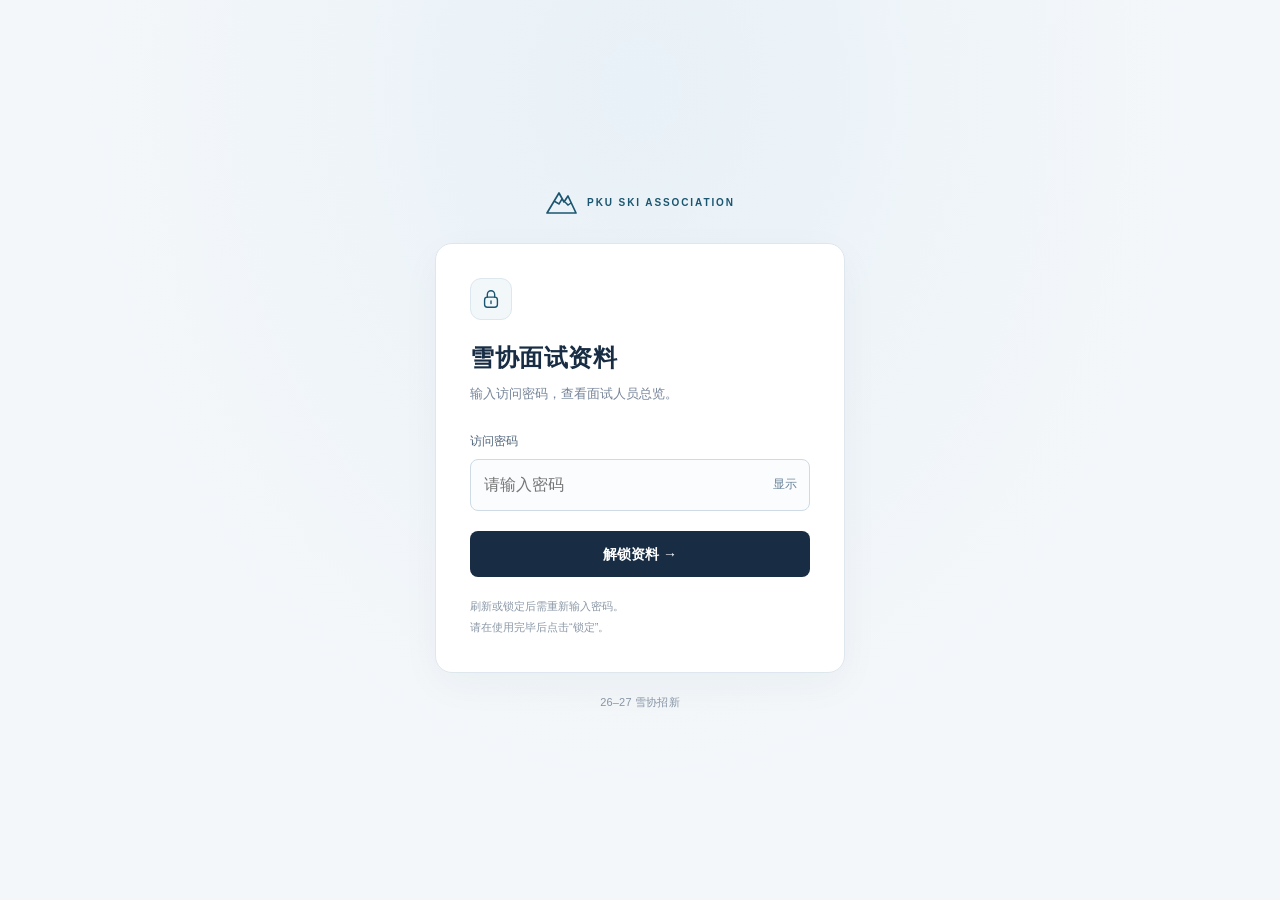
<file: snow/new_people/index.html>
<!doctype html>
<html lang="zh-CN">
<head>
<meta charset="utf-8">
<meta name="viewport" content="width=device-width, initial-scale=1">
<meta name="robots" content="noindex,nofollow">
<meta name="referrer" content="no-referrer">
<meta name="color-scheme" content="light">
<meta http-equiv="Content-Security-Policy" content="default-src 'none'; script-src 'unsafe-inline'; style-src 'unsafe-inline'; frame-src blob:; img-src data:; base-uri 'none'; form-action 'none'">
<title>雪协面试资料 · 访问验证</title>
<style>
:root{color-scheme:light;--ink:#182d44;--muted:#758499;--line:#dfe7ee;--accent:#1b5670}
*{box-sizing:border-box}
body{margin:0;color:var(--ink);background:#f4f7fa;font:14px/1.6 -apple-system,BlinkMacSystemFont,"Segoe UI","PingFang SC","Microsoft YaHei",sans-serif}
[hidden]{display:none!important}
button,input{font:inherit}
button{cursor:pointer}
button:disabled{cursor:wait;opacity:.65}
button:focus-visible,input:focus-visible{outline:3px solid #6a9dbb;outline-offset:3px}
.gate{min-height:100vh;min-height:100dvh;display:flex;align-items:center;justify-content:center;padding:28px 20px;background:radial-gradient(ellipse at 50% 10%,#e8f1f7,transparent 62%)}
.gate-inner{width:100%;max-width:410px}
.brand{display:flex;gap:10px;align-items:center;justify-content:center;color:var(--accent);font-weight:700;font-size:10px;letter-spacing:1.9px;margin-bottom:26px}
.brand svg{width:32px;height:28px;flex:none}
.card{padding:34px;background:#fff;border:1px solid var(--line);border-radius:17px;box-shadow:0 12px 40px #233c550a}
.lock-mark{display:flex;width:42px;height:42px;align-items:center;justify-content:center;border:1px solid #dce7ee;border-radius:11px;background:#f2f7fa;color:var(--accent);margin-bottom:19px}
.lock-mark svg{width:22px;height:22px}
h1{font-size:24px;font-weight:700;letter-spacing:.5px;margin:0 0 7px}
.intro{margin:0 0 27px;font-size:13px;color:var(--muted)}
label{display:block;margin-bottom:8px;color:#51657c;font-size:12px}
.password-field{display:flex;align-items:center;border:1px solid #cedbe5;border-radius:8px;background:#fbfcfe}
.password-field:focus-within{border-color:#6b96b2;background:#fff}
#password{width:100%;min-width:0;border:0;background:transparent;padding:12px 13px;outline:none;font-size:16px;color:var(--ink)}
#togglePassword{background:transparent;border:0;color:#688197;font-size:12px;white-space:nowrap;padding:10px 12px}
.error{color:#a34046;font-size:12px;margin:9px 0 0}
#unlock{display:block;width:100%;padding:12px 18px;border:0;border-radius:8px;background:var(--ink);color:#fff;font-weight:600;margin-top:20px}
#unlock:hover:not(:disabled){background:#234865}
.note{font-size:11px;color:#8b98a7;margin:19px 0 0;line-height:1.9}
.footer{text-align:center;margin-top:21px;color:#8795a6;font-size:11px;letter-spacing:.2px}
.toolbar{position:fixed;inset:0 0 auto;height:43px;display:flex;align-items:center;justify-content:space-between;gap:14px;padding:0 20px;border-bottom:1px solid var(--line);background:#fff;z-index:5}
.toolbar-title{font-size:12px;font-weight:600;color:#46647c}
.toolbar-title span{font-weight:400;color:#8a98a7;margin-left:10px;font-size:11px}
#lock{padding:4px 12px;border:1px solid #d5e1e9;background:#f5f8fb;color:#46647c;border-radius:6px;font-size:12px}
.viewer{position:fixed;inset:43px 0 0}
.viewer iframe{display:block;width:100%;height:100%;border:0;background:#f4f7fa}
.sr-only{position:absolute;width:1px;height:1px;padding:0;margin:-1px;overflow:hidden;clip:rect(0,0,0,0);white-space:nowrap;border:0}
@media(max-width:480px){.card{padding:28px 24px}.gate{padding:24px 18px}.brand{font-size:9px;letter-spacing:1.5px}.toolbar{padding:0 16px}}
</style>
</head>
<body>
<main class="gate" id="gate">
  <div class="gate-inner">
    <div class="brand">
      <svg viewBox="0 0 32 28" fill="none" aria-hidden="true"><path d="M2 24 14 4l5 9 4-6 8 17H2Z" stroke="currentColor" stroke-width="1.7" stroke-linejoin="round"/><path d="m9 12 5 3 3-5M20 13l3 3 3-2" stroke="currentColor" stroke-width="1.5"/></svg>
      PKU SKI ASSOCIATION
    </div>
    <section class="card" aria-labelledby="gateTitle">
      <div class="lock-mark"><svg viewBox="0 0 24 24" fill="none" aria-hidden="true"><rect x="5" y="10" width="14" height="11" rx="3" stroke="currentColor" stroke-width="1.5"/><path d="M8 10V7a4 4 0 0 1 8 0v3M12 14v3" stroke="currentColor" stroke-width="1.5" stroke-linecap="round"/></svg></div>
      <h1 id="gateTitle">雪协面试资料</h1>
      <p class="intro">输入访问密码，查看面试人员总览。</p>
      <form id="accessForm">
        <label for="password">访问密码</label>
        <div class="password-field">
          <input id="password" type="password" required autocomplete="off" spellcheck="false" autocapitalize="none" aria-describedby="error" placeholder="请输入密码">
          <button type="button" id="togglePassword" aria-label="显示密码" aria-pressed="false">显示</button>
        </div>
        <p id="error" class="error" role="alert" hidden></p>
        <button type="submit" id="unlock">解锁资料 →</button>
      </form>
      <p class="note">刷新或锁定后需重新输入密码。<br>请在使用完毕后点击“锁定”。</p>
      <noscript><p class="error">请使用已启用 JavaScript 的浏览器打开此页面。</p></noscript>
    </section>
    <div class="footer">26–27 雪协招新</div>
  </div>
</main>
<header class="toolbar" id="toolbar" hidden>
  <div class="toolbar-title">面试资料<span>已解锁</span></div>
  <button type="button" id="lock">锁定</button>
</header>
<div class="viewer" id="viewer" hidden></div>
<p id="status" class="sr-only" aria-live="polite"></p>
<script id="encryptedPayload" type="application/json">{"version":1,"kdf":"PBKDF2","hash":"SHA-256","iterations":600000,"cipher":"AES-GCM","keyLength":256,"tagLength":128,"salt":"gomAOtmToQBbhRy9vZYo7g==","iv":"U3ViGd8Uo6/gyTuR","ciphertext":"yrCtZh0FvMTClKgaUT89ltzOck4aCcqZ8KocWK7tpLNVkZ5hFbyJP/Mdes+SrtmgUedcqVa6UthGPJmqIhYyPLslGsEYNZa6Ryin1OHx7f9RXf/OnkOizJuiwYQTdCsaouOlpPUzgiZ+Ucba246eriLoMQ6DWhZf92Ain7gaSBwto6MfEOXOV65SpCp1w8o1W1sng7NadHkr0a0E2oS+mSdLVMkW2i0SaYjBeQmxAxpYVIz+YuiBQ9wwUi3FTLace5coq4kp69nKNZz+M7BbiODuNDagndC8GFBug1HuhMh/3MOwRUHF/TomKB1ppqlO+T1UshFCNr0J1DZpDidNLUz+qxuI8BlCWV+tMr0uZGARzsS0mj65s7EzFBXCiSzV1fIqImW0Pm05vyyyH28xfH3SeCGDEio4R3cYaFydGtW7y+/dT8/Uzh5TL2X7jd+zHpddGNRUTS9y/ySGpkoadYqi5DI1mKCONMmn3fGBULkPn+ShXaovc5hsgkekrDoIMff9+FacCKOs24y+S+jQcQRLuNFFemWCuqBIXayOpVMif5zliBt5/5nSwf25XP1zjoLetWBR9i4x4p2mowhsej7rXfQKeKPNStaBvRZha38yRZUwyk7CynlyIh+z1uozveuTlIncFS3ETJlC+BrH7IPqgvcCJmj3mxdctHumDwnmH3/MlRl00RCCPE71WNMIP3v/z7ysgQunpi2Q3uptf3IEH2szqMqU/+3jWehF3cM+fxSlaiM3oytn6cQq9cZLRSGoqQ6tgMGxc/JtQbC7Ds0m4rQP7EwP5zcjhkj5qfst4VApjMKhrZTJHci/sb8Cc9u3xE3mkCC3nfCLZSJObt7+jvtjprk1IFXKPkAga96s7uejSJxOKXlCx7PrJC6GQLoF94WIov4Txic6V/iQC1gjGmJiIaXAbNOqyNQO2hMbisyxJSLFTcDFzcwb1xAx4tRFmZC9aUdkP4WmAR1GqUtYCGnhpNMPCUlwJDVjUwtX1WqlC48hItO/G5/cPqIDrKNzEhdBJF1fD8hM1wTOJqkgW2scx/zJkipQA3FMbDOENMGqgOlVxEEgcBZTr/wqF1kr2amwE6bMHJ8f92Oyg754PQm0tRY0xJP/jJJRQNMtnwHBeUFTvOSwcGf5SpqZoxZliNJwEUcWzrJsb9XTxQ4ZVUwFF11wK/vQc5+sv7iM/o6l2zkM+CWNdQMV1vgv8FnITg2ovYXcOVejtccwquSN24mDeDQ5Xv3h9AUjeZgBZI/05A1HbLReBBQtaL+QxhTZKD48hWTzmUIlD5dceklRWRqVFJCHYdtbf4yzVTXce3MwbF7JFZDF0LRafGOZWOlqVTUxLROwo+jbbmoZid1qRCBR+Bh0RXLCZLiLAq3Y2/6Vv1QTmiW4QG9Z+9PqdCg8fQsWprdi7sYqTYoVShlGgm38uIz5Lsr8AOd4yWPxAEn7Eul0lAQaUx94a702G6IQaIShf4FcHATH4nPLunZ49LWhri0ng8S7DoLpk0mlChR2E1Kz7uTYVebeo3WY/LrsXzSG2lfEEa33dqFhbGHeqBbroZ9kxkZJMBuCktI8D3/rUmHS0vE/dgicTUjdz+i2vlu2y4OyeinRv8TTUCeNSYFfHMEMpLi541Cos34IUItc2Kp5B17UUEhEVLvCEVk0DRXxjdzdLlouyzVvJIVESpix2K/DqyUj2PP4fijUnZ9kTfAn2KYh7SCDABRTgyE6gO9LcCA8/sI+YvlEAzoVHej0P6mu0b6FdS3a6Ujd/Lt/hoCDjHk79KTTPpHGZcz3yW2RXy8yqjxDNIC95v4RXkiXtXcIWGB9u+/AbpBwOxdEba31rui/eim95zlnT5MsifozSdLISJWiXGUrxW32iHfBunAH07Wjv06x/LH6AxLE6SYpEu+1R0xSAc1N1nq+SItc1g/EZ0kMwZfnAe9hbuMkEqRsYIq4nzX0Yf/ACReN7bKXiDciOUCcrXo3uV/O4gi3BL5NipwPcWxI+s/dGicNmjpHKZv/SW3fMZG5p51/qGC8zhTO6wPig4gfrVepaqvqXfrEsFlGwIw20Zt2TEpedP9JJt2IjmGjXvVPGkRi3x/kUJIBNd8prhcZ2XRyJtPTOyqAC+Fi7Hutl+M/k6Qync/VTLeaB39eAVHaCjAO28zKQNSSN5+eNH/25m6AZCqeZQ5yArJdX0qapXP1f5dClWI5m6Ugy6bsUG9SFDNSCeNuXj0kGbvF15GvWBEno+3inTUOd1rsIbjtoSYXnhiOUeUx98qV5rcMa+fL/QEPSchU1KFnV1so05efWepP6n33EGPbFPXvkVV3zdilc/M6+QrR2HwM1uJd7o/TN/jg2JDQFJ/VFIZ+9L2pe2asd8Mda84zR7nYrbtJVjdyr1kOaEz6M2IYnHj7XdCyGfnJMiHKb0fyNLWOrua3uV8i/xi+04b9Knv++tR1l4ovgNgtAiPCtwlVXFF6Xrjh/Vn5g7VZTLt4j2wCtk0setEsBqdLMqaEM35rWHguLhK7IXHoZhwd/kwUACvCdh7Thp2D8/HDq0K2SHx1fIn9brBEzO+cWJcdSIWWZcJRlyCljin7vMrqYbD9R84KrONsD2pKgHCV6MTjNmed/pCyNhmSq7broguRSLQ8d69RPyFQB2z7XbvebmhEY2MEWPPZO+wG9Tfc2A7Jy41CWOEks8kA8lPuAGQpdJlVNRSNO5jW5l7ZsOCyJGR/XASdzuDKG7voUZUN9R4hAPnHMDv857b3RrxZohoxu1w+GCSbRVFBFmRmlE0GdYcfxYF8LNVz5axhkvPRML8WwyOjm8OgqvrbBiIUFdivKYfiYew/Av4uwUwwzAMkPXy8o8LWKeBCKVhS2FKnVUqYIyGm30YRkD8UOYIHgTTBXTFU5D3qrXBUiw3GxK/lzvhDBildnceMEsOVd1mj0SH9vN1/w/qcTfEWH6h1MkD+XaAwfCpxU2wxNI/x3vkuLIRRGfBq8mGVzj0CdolEqM4SxApT2MPHBSdP5gQWxySwbA6LUnKHxIto/zUSlLkkcKCsXxBPdPU/Q0KjCXrxJx1Blcqlre2wqAtQ8xnHWHHBvo70vQLBxCLJIqfbkddW/9Q0PVdsaYqtHFIoAdxbA6RHhxjJsS1kVJe1/tqZGal4j+FE8zt/a6fp/2PIpeeY41OeZZfuspN4p69MjzyZYTQvdPGxF62N7eAuqU1oob8Wqg062XpPQwrTcvmyX9U1JtfaJCK0wtxDzgZvH6rfBrtMHW9X9qrcOfDCpF2fiACE0ByATL1r3L7d6C2zJkT4kMk/uhwt4ZTZ7+JyJiZ3v7z8yLXyhMOQx0TzplaGIHf1XnQ8CaT4URAqZNmo5EKtg5CzEotWtKrRskq/swnr1ogUAQUtcz+CI6ES3Q9lGw+ozDMcLY+Jp9avNF5lwbB8kG1c4fXy9HOH3qvik9RfYMzuDfmFwSjj9qTOgpW6RfRQZpdvHMMOsvCPmrKLE2Ucg82kHYwlR2sIP+hUsOT4FUxDAFX5qphuTfkE6Yxao7vng5IgUzfx8mkWseQWy9MUCr5Eca1jbHY/JrNArGAZEzpqQk5COCd4/jbkWdjmznYLaz13P69Xb8TuYM/W7I7RzQHsIwSci+di38Fy/81Sv0KH8+zV0ieU/JMpt8+8rhCrDRgjP1lAZp9vAWX+obmXAhWWvTosi0mWJhUYCMwNle1mskVrCwKcbvSXKFeppP+GarvUzb6jEs+v0EMuBdNe/G2ZQ7QY3VnS5r4dAzBpnzqCufUM0QEt60esStTsH7d3JB2Q7gH14TRbVi5V/NSNrxQme6gxYvRXn/UMP/2Ok2KIpLbgYoAK/TPHJaGQc3qbGfxJtX9aw6Gl3FeTxY7MhJ7aVcEvwzOKvrwjC5k6uP+HzbV3dI7HpGM2aUNNcZlddmD81xk5IID3/hu8uEK6mKDD2uuQ5vNJuhlTLxRLBaKa5/uimHHgdWQYNLhhP+g3eghtMfPBB+30NWofdxmgijTVEgZGCljU6T10wMZM/Zu26MoX7XO+wYzEmNaNMG8y9j1YMn2OGlZZA6APZ9KhyuW738PNrq8T/D+QFsRYkrTdBImk97v4LH0oPppBJM5Lxpwtj82TB/vtXLDVpzVhqy48NV/hKSEmaRybk6GKdJUggQkzP4PTpIuC2a1vMIXXDr+DGj2OOuaU08rnL2Z8wVZPVS7JwGXJJEnWtnEf36J/wfvfQUvW51sFSo/3W3dnIC2QYWh8ijdYUJ5941KGFyKGnPd9e8CNdfYrteRB+K8e+xR5KeTcz2rLZFJYWLzJ8YSDtVQFulWymmbQUZIqG9SkqvPENuQTyBULWYCJZL55615SicP8GFtPlBpLD6Ly+QV4ec+fO1LjA36cnCVCIe7vdsX0bXgAPKE3WPOLQTRyv/[base64]/86u3HAGPObuEGD6J5rbQcZnjbvhURKRL6+WfHs+5Gr/1/1qSHGn5zYqT7RVDhHaolFLGfkzxyWSLwJkwJLmiAmYQo4wXALR5ZW4h64V3CR/76qgFpFFfgC7LOXjEFNkLBTlz7kIrHDJ3VQJM8nxNc4/VV8lF1RbIVlFIJcXwOyDGyM33EmjGUZ93DrSH5XB0GDl8U0A9L3o8KgfRrhPF7yMBUkP1wxaC+JGp59cpv4d3q2OrghyC9y6lpao0obggF3BgB7sQNnnDoznyad2SRMwyBAD99z2wOfoJJ8gKSPkf/SYb/0bGBVGBI1AZuOUt9/bnEH2NT+h7y+sXdzE6g7tIw6ZAwz9Lp6IUyP1+LRSoOP52c/JFpInhILm1Z2StVcuSJJi0+ae4/ANA1B13isLei5zQ6CmIbEfy+PJGYI60A/AEHBKCwbY9uB/yrtKFpzxuXUgg4VvYV4bfuyAXS5RsEDpylkNn/RBToqS5ZkN4CbIsbe3sRb7ZPIeu7VxwftUsMet4sTU/fD7xavI6Og/+f4wUIi/j8lSCqOFtHkkfNupcshGaJy0KU73qsAN2EovoZh0rH2pXjecg/[base64]/093eFQYbtkIpcO+XfaZGLV770IupcchYW8tNNBvpGe4St69EabQOLpddN0AyOy3pzbxhu4GDy78xwXU1+focsdnhrAlhnc3rmpR1TTFo9FHDB3U4E1tKEEbbock1pdjWm1H1OTHeVEg9u6IHcqLDWeLJ1tcFeMhy8V6QSQth9h0DCvT6M4YJYA9VG/nfHiNGcjvEtfVBPc2+W9+lfa/LfIjjJD0B9qNqxi/sFfeWnTq8hNLzUZz38WXBl32xdD8r3ozRlOvcLxDSn/2sILKOyfJ3t/7wZrFC9KyY7WF1S9a/TNpnYCWpXCxF/+UcIw/PjAfuCb9f3fHT/Fcq+pZzYxYr4yqfnVydnCRG7DKAGJvsDW/lJugq1Vad7BThsciCEfxaX3ybd/TqShm0SR0SakDYVOwiH6P0+2jpSjB4gc44NZvbFsQ6V2jZ+Ncp7WPhiBoyIcpzNbnZlBD3iyh70Njr9MdDUy+l9ODrOnNpPKZKP/VyelvxLK2B1hP1V0an5m4w3FMuHN2kTU43sqYattatdHyrbf9k6JaEgx1cDTxZczhXNT5W6gtoHM7i8vp55vrqzA78HvQc8Vu8KUpkZmZMNfITJJ/IFA+TpHU43ynHqhc27AEchxPvGqPW3avr+FhDHwkyKzRs0WIXAfADfj54ZHu0iD4960qSyGiffkbkwTuKDxpFFp1YOq8a/Wa4mhiSGZGmK6k38qyc4Z5RVLndihSffidqaFSuzTNFmWLGs1f+AEFwIwxq0dUWxghT4X9oycvAlXoMPAWM/HU4OQYh46INj0H9Ql2NiytlbBOmliSXxxXV72O6Hz2o909zC/fi7M2oi4s1Ecgc5NoKkk09BnPi/xOT9wDOwfRGEtR7bkSbfPuVgVoZtEQwcTnFQtqCQkWJ4FnV64gKBaDzGKZ8gKU20v4hyNAdYzjC+qFpu1GAz8AOF7QbPZdfkymlEuk+YCrbs/2Pnv3uO2FN08cAjRX3NIQec0Oop8nW06pAsGCK3W/VLhW/jAnEZHfL1i6B4ymffKYZCiNjnK5LxhO1/wdTvlJo6YWJVyV8XXbNgJhnGIz7zPoTQOeUPs0FrolyUm3U04tMWXpb7Db6hFdnoh5sgasqAdKf/7AzrhStq86LyMMRUow1U1F+G+ByeRsoPaB/[base64]/5GFL4R2xSFKiafgCL7UaUtIihsRo44QVi/lNw8SSuAYDpB7hGTo/Esc2KQkKXXzL7D5AG7vW4vdcpkQetpXGcTmsWY7wDwgB83mqg4rkA9/tU+Yxj4pGV0tsu8GJigP94kPahwmuGC38GR9acuQ6rh8CSI2PLSsM7U4k7OsXCPeDVWJ2Cj7ty6yWAxGB0F4ttqOZqAq8W5dgZtmtcoZ+j7MYWrG/VW//tgSxYuk7GI1LMkp1jPou5HEWNmVzmsHBk81Zo5T9TWrVBHct1tSoCf4cQ1RCKC/sZaRmasuoY+gIruCFdFTPKESoFzXjgpWfs6/NSW2Q/iMNlWOllCWYaDLP6qxngpQohbz3Fd0S+3EoPFyWFrFn6FIvew60nG87FtFs/hYBmOKfqbvXlG/fKbPsLw4hqcY2U2RL90/7yWM5JJwMlPrMWtfVy40TVPSZrEi3ogwt7ZNLcFbXDPAYpLMv0B+cYMG5G0aulj7xO1Q6iSEuUDYIP0n5GJrYguJMkGCZxA4FWil7oiYHN7GXQCMksGFCe/gGugWLOpAIDsn4MfgIpNI57lOoxCdF9N5rfiAvheURd/9iaMvClINqG/hofLrwmhSPiJB2gyamiJ772dssSqMQkH8dtjPor1WUYl1qo6JoiplLZm4OOBlKsesS7//3dSE/HpztV0dnOYqxbInoWFe8yzmURa8Apikkal9AT8jdtvUXpHdKLpN6k5h8+irzvVJyWeI31POTf2EYeQgg3Fjps8zrOkVaZkRe4wVzuzL0pAiSiDcs+VKFYVwrAmf5Lb6UqWygdfcNJ3ILv6+X/uacXE1hwK7MoZhWkUFKWMuBS89El4B1zmEXJBkc7nDDh63rEorifFsQ++HBGRUKIHUFKJuicRA9gyxfxj6ed9D29z1XAP91upADWxgYD2vR5m6R4PsI/DxidF8Cutc6OusYjbO04lvWvtSbEesMDtvWn6JfyUydyQqF28qDK3xnmTrhb0T7erYnzOjxFhcZErGjVqQFzN9N9WXAJ9Wa3Pgy+/F/OO2eGTDQbirYxGJaoYm3LBnyqTEjp80pWAyEvKhHqkSn2QzfyI3/ZOioKtw+FEa/Ju0ScDiAoDQndpwXwDFB0BYN27HRrWdTHduabqD1rdb69yuE5rZJDEpoIUm8MrpVr0L3BBRbN8QqO1rceeBSzje8Iqv1/[base64]/kRgpepPhSkiS7OhpBi5MxPXLoAtTuM0DP/A8+pU9c14X+eQt8NJz5kEbDA+E7MBbb8zFBVkKHbDd5g+2W5/zcxTDlyda5Y2tTtEpyUO+xYUXSmYLzEmRi0tll3Fvoh9aV8oG2MlYYvUotx3non7ZkaOBCZpw85+8albE5eiPtVmuDurQhZ0Uru4gTKCh/qjEg9e9BOhheZjP4H80tVgJXA78h7S8MeKIXI4UK265qMdCWV9qfwUJcVJCAB+zyTLVGFejPUXOOXiTlfJxxzB81qCGzhsqc+AiSj4pLU0q8upkmQC3dIuYab/NESMDtBu2DVYP25MXZTQl/OZzk5dG1I8X/CE3gOe2LoSe33FkFxf+xxysGWgA924KQK4n7lGzWRhdos/WCCjqFLSbOlBRbc3mWeLGk08cZJdCC+38WrR0y5KaOEloTCLudEhpq+vpmVfnTgRxxSwYxrQyB1A/XwlGZvvUR+NywdSDW8Z76JXbA3HIvZw+XnXXaS3I/4iv4kJGdfjnuThKQI5pro0ceMQCY4N+Vj6TYLzamHdggrBuQFJbr8mfp65zEPNB6y5tE/vjbUNt0J7yt21EyPJRwAIgZcajigkLyQmdwTuq6KWkS2AHpJs68JBQl9JQDEZkRs4F3U+hR6XZojoLCCmmPPM3o2xbGdw5D9syJ1+QHzLEH6r9wrmRsPd6Ck0xEQw0X5EmsAqIn6mRQw9ZaC0sWa6XxGeqR6e0UARQK/93e38atPufRa/cakTf4LT+mcKAIQv8olpG/YnGGQ3rc2aceGPbhlOHjF5B4pFPj1jJAz5oDdBRuIdaWKpwmiTUsQKzxdwsC74NMSQxkshuNac/lIHV2p+JGg8jQkhIpxHsIWWr7p2zw8TK1eDsyxWhmA1l+ndDst1dXf61iS7pqtX/f/90DZ9/xnwu+fyX6lwnrg994U/JMrTW2RP9JvzkKF/uofRAqANh0FYAk4I/RnwRShTmoXq+KeJrTJZGaZHcCm63IgXT2XJu48kutkd1e7RmblmSPphnZkI7U3mWg2hu3+T3OYl71YiiitK7h5e41teKD2IUkyfeyxuz52J2fFQjdta3+tFBDfFz+LKbcYO5Twtj++6M0Q6Htk0u47dOM0xfOMFaGIUDVXxu+43zbwfCuqE5+OA/HWd3HBM9nS65OCJfZot6MPrQ6vRalbyjSMEqTgW7dvsKiWlwEwqBnpV8pZBi5BND+n4RUGOuOtHZ8IHqBhUmC7blKrqtq2teSrSRSLlmvoQyzoS483vCb4XV923R+KC8hG/zkm+YG0q7YtG04IMKbbQP/CNXTWvYB9Vzubmp3nVrCx3DguNjM7MxBu9BqP8YR3msjktJNaOrbFlWX8TKoFPc8FDwrYXi88J0GY9HJlY5GlLvdfbZIQhT4va9BcchzwxEyrCFrt8E+j1wzCnKYzgn8iNgPQE8G2lYuVasqCKqLi/VnJUPCa4t96pvecek5NoAwRY/pwrOUp5/UPXTju3zHvyz1vOym9uF9J6BZxjICggFhzMImf9bpzodMK4ZJrAj+RK3ImAEqPokXmH80uesedGvq1OZLJVnyUl9tdJawtd9sJtmDYDOwxdjF8Kh91vLsoxSceKxGUIzJkFgr4HNfaED1vhJRtFfB1zW60lbUTxL1xJjvmgvAihC8YveFOTORYin4g0A0sl0iZ3l7/m9uTH5qFPw/IJsT7whtkE5nXPmlSYtJTplBicHPyX3XMSarRWz7WrWCPP+CVGO9ow0OKC9UQN6rJMKuOgTOa8pUG0SYMpSrIH8ILJz0lVMw0Uum6qz4Gr13cRFrDGsJq23vZKnlbTi/t0tOJL22Dc4LeqtsP+NUM60moRss4IMlkD8syuZDZ0YeOWx/xSt/5sZ5+YiP0Qh0VcJmmIchLLY2ywBebsQGjQ0jNwksDa3ICULHMee6dkm6p2RVc/E33nuK6g3DVNBnD9hev/fTzat+U+NtM1A07iGYfWnqylIXKpMuzURBpHU3WPe0jT1UBh3riK2DN0Wn8s2YBqX3WYiH3Luxn8IP7RLxNDU23iQV90meHsI5W/CF4nuUFUpFV8ImtPDasCw6qbSwYhm9QxrCqcgXSTN/ESWHzwhh0dOc1xZsjyaTK43MIPaz2VYR6hVloI6bcdi84mbNug0q5rEnqMr1/WJveDbPLd65+rpInCXvAH9D/LmL/5ql04msrOsx4r9GdlcbARC6+aCOD68AJ9zF44cnozjeXu2e+qdkbN8ZTT8e8a5QJ4bb/ivWeD0fJ/KqYHKBV3Yr4m8+Ydj9dIQJjaE9qJFsHiSodDnTlQqx4soalISAjncflsH5yI9IVAvM52WuZzBxJw1jR0eHzcrZtSSeS8J1b7pazSzWgQ8+vqFR6v2/QpOy4CzPuaseKYHOWl5M77Y58wxTZ2efGIHkQwIT213s3Mg7YIObiISJZKPCn5ERT3LrgexFt8MnWDcX5c4obimcSWsKn/1Ati/dFb2dt8b6Udvzx6ZzS2aScsP6h1JplfapiGh+yFYhq7rLMPakCBfLTcoW0kQRXRzWF5y4H8vMm7T16NZuJWIOpGho7ki5F9TC8o1xvru3Co4+zjQVlC0AhaLKLPUyumCqQC92UYmrBsUsXFc/Wkar56ghFHeNvij6Mign4h7MrmiKuPTECyOv0786tRExdQeaECAFE/yfj4Z3ojNJVnrqMJNSC46ztDXX5kDDzEEI/jwa/XEd4xT4nmkb2I93/gNg/g+KDhuWToGjfZ0O0xInlPfs29xSPfoBI5wlmvk4KieInDdNB3mX0yjuJ723gFKeQ/MGY4KIOUIXOFLcSFUdlvvgW9/KWXLdbyT275aSrVWyIW5cfJQgSfZ/NkYVaU7EuMvmL0eP7eZoXyx86i8Sd3FZi4sg9ave50dceQjYeAX1a0Y74TcC2WzgBU0Y29XXWdKNuLJ0YH5oCyvxr4kDp+N9HCKcT5vZZQY0v+GNFzBGpFnH1YlKmflo+/n1m4Rc0/izkUtrvYtFVZeEHEJBjB5yhDtpHTElAXY9gpG8fJg66EA7vKHMhEBGjG2yFecjTQnyBpma6h/zzrvpF36DVmKDUtUK6Ich3ODdWWy6oVB/[base64]/mXcO0Yh1SGEhJ+hE+8UOsq+DeT4FZPpIty97jmrbrevRzL+a279yOAJK8EJa5LremXu8iqJ9zjLkO2hYku0Un/nxM8qa2cuhb3n2WkjzG8IjMmLo1DGbWQGMWKSuPpxsoj3BTmqWu9ZMqtqChkskJ8yh68Ew6gallbMSqiO7sw8bMlvMf0itUWMrGB88cWLzC49nVB7gbmnGFXIe9g6R/0LxAbV6rreJMaxK7zXdLzzPgfJJdQUpn2V34JTVyjauakjz0oV4QyMblgqWrQzQQg2Kjno+/gMNnpOC2Bo0ETO1xhOGUIOPM8biEhuApGR2+04Pibbo1SVBOjk2ruWa+58xAIWBUgW5nZadPCUh1nfqU6/FZS/FXLMb8aqCI0E4DapyF9pVipPN84HW1x7jXg1pWv0wiIzM/TaJoG07BXdsKisUhDlhk0PS0+pg2D7OsnjYwxcAzjb2D6honPLFAaGpicw0fa3erZLT6ZeDCVIxOur8FzGv4hn3ooDIuC08dQfjsZJiIFS/8r9Uo1mpEWQhjAlVlgavO5mW8NPMrI7e0nBQ45l5jngVKpDkhKXzuFdg/gOV0mV7/7R3YznDKfc1Y8OiVpXpF4T1VJ3lNWRaC1qtM8CswaIE0M8OPEEjIqApHXyyVKcc7JUt3ScN46GIGWq5/NfG3QjXD4FNmaIgimwNbIsOGVLTn1e75KP2FOmf1N23/kblMW8RRnG/KkG5XLpp8HCfGU9okix1V+LdiPWdMn75e8luL8FWXjSzXJZmD7/nd/RNshfB0YN/nPFdHZCzFNJCs0D44UnpKQTUclIV/7JE1cPmwmw+Md/[base64]/[base64]/fkqUb7JQfWgw5qdYcJ2S8eWH8W5ZEHzpgKP+AQAJw6mhuTA0cG9+OHKaf4O2l886DOQYG8vwJSTL6UJbjojXLzLxrSBMmET+Z4VtGlWgFHy+/fPnCNnxQsR4vH33G49kmiiD3+PUigSFHAayfsZ8kY/BzPMucxjRbTpkbXXzXRFX2GBsDDEabOcOPUSvkwK2h9QDSgrGm6zN96RF9Lh7Nq9nBG06joKIqjFQTbySQPOVtacSinNaAmkzF8QXEIVQtAx70Mb+g1Vg8/0UcMu7ADIKhxrUCzQmwP28IHtc+F07cchoaQHT60bDccXegvZVLtl93QxrWub+RV/g2oPB4zBv71g6wnAI4ICdb/dAf1C+oj5nRGE/4m23vmUH8wKyRKMwAYc7138upM/hS484fWKZDOyNz9N9iUh2XH1Eb/3ttfYcQL0uCGEaF27x2AR5Olxqhi5mDB+76jUv0L6NdVg01mqcoGlyTukdsSy7Ul1TXP+m1jLBJXEUk+cGe8i9rgFkxjmCJ3sZayVTtZCssrT2FJDG0+chnqX2ZPTAXAC12YIWWQZC1wTOEvAjElbhI3JNj99USIM9dv/4cxiG2WG8s4tYlIiPLMvA+UQQeVRnBAyqu491d/fdvFfTC4o+FFV+XdwrP9X+9QqN/FclG+drZcAmCzoFNDZNRGBWtoEBy99mf1PcvWN/zUCVEUGbkYpeG6P7+7YFzpOUqwfcI6YPhCm3WB4AGGZta2DyFlVbdjv1IkUizB3hE0KROesuHGktQWHv3FkMutrgtFtSM7vt+k1akUnOtQcjm5xyWUflfYPedKV9o16r1V3hFpEKi6dPoFMSCro/GvP1s8u+8qezmq2GnHXE1jXhfE9oEhKDjMMKYshKKz0N33bUtizVAQfehSqeMM9csB2/ztxf5FsdqSxEa0JzDBm5DMvnOnGYv1De0ykAPyrHkoNz8O8NMsSQHr6WkiChFtK9aLuI5eH/[base64]/D3+7eIN7WQm/UdHqCiEo6N/k0plte8JrwHRBU2/4gO3E32AR4IP7K0nNycVvHdrMHIPpYMHf+OWwE61V0+sM9n7epJ6ZNAnSTRUW7G1blskMHUkpOmT1P+9lQLwncKSIO7MCBKV8kXh/Un8H8yZVU4mb/UPolARn1Eh2lAkg6aC65/Wr9oF7eSnBA7ypetmc13EqX1eyErVxbKIMTiL2MNT/ClyWqxO95ozsFR0pCaP8djUWmm7MB2EWIyT/kJdQKUxeNsGdJgLGCo8zrf2qab7WQXbTkv/plqeDI137NHBW/GLn9BDeNg/X2RNYnnAsB3/i05JfnF+4XVKG5kbtNFkRyGZFj8vzI//vQGBC3fI1uwFd8RwBdAvLFzL94qZ14Qxk3MMug9/RGJtTnIn3dZECldwRrD6+WMT2dtm44tDVnLaTWySOXN6SeFAy1UJOKXiT0d17ydR00E5ut6KUF1lVBHqncwDU3CQPR9n/tjZyDXxQmYHZUX64+aJ1wD/zy2/veXLkpRC4UvozgN01LikplhflY1SpPpjMD4kN/yzDNo89bVuon8NietWxqVV7KR42SSK06OSNGlnUZozEwKUOhT3v1Fp/SHHqkkME7HexfDoyi97mYkrrf3LJYo2BoP+xo+xcZgkdohmJO873s19D1NLZR0zCXunfAwWA4iP1lBgIwdxep3yjFASxegfbIvS53l+gQxjSh5yv+SxOzVBvb2GrYAz4DPUZPXJ+axyNA7/4ubn8xcshpNhXWecvYu4vdUK0lQKEiY5mbP5qyxU+acsEa1WDGgHRpFLZJ07iA/DjZOPmSLRMf1tQgtELu77nE74i67OY8vwQDm8iDgT4YgOlpTnogplKIvLRKJUsFFzOG4HTqIWWqjBpi92+FoDiO3sIVipP/Q8sLRaeLku0hP07Awpp7C5aaW2F2zCWDDChQji7TmsB90fG4iMPtBvozcP+20g+sFrl1V0Vc0YTu1ZZxe9tbp+3me1WXnVjjQ/LlWHDRt8BoDh6bS2cs5wGPqkMDRwQcHqfYW83woiG0bQxOwuDtR6fwA1YxdNncHOrrIUURNWXvl9GL8EsSATdpGmdt8ahKwEH5T9d6kZL5wYrQ4lWzi3v9cZuSiXdOmP22tCTZVUWObG8yV7/y5sZJFyAknxzLR5q6PBAhBFdw0eQ8Fm5BN9TBL8Y3LhoCfY3b+koa93YFVzgo/7GZjCVeoGxtEVDmm7AJ/DA45Ah7j9cPxtFiS/gZBVBf41XTM1F5qdYG93vwHAfFE42BPplj2X4samtw3t/XrNh5qD2AXjcg/tubcO2Q1PV4TFj6Yf6tvu4W7CrZb/ezyXRjVvatrDhxiTggZzQxJagL9OTyWBGTaVa/Ldx2mnhBl3grZixpkM96qxU5CMaowzjh82emy8+oRK0DkgfYpNrlbqAN0rY597e+3yzBJ4klGcE4zA/66f3VUaEHXPoTH1tl2b2sPRHB5x1NnQ+z2xgOlFjQ6rDk//22m/OTmj6Cxn8p2Djt9pU9nMHDV2NZ2wSztOC8shJDQCVeLcFMLZYmUMddtuyO6XPzMYI+xSTQ4SQJt9yjWkH6EcoaWrOEn1R9ZpczskuI+4WKYzRIY6IyB41HoBl0hznhRRe9XWez5h7YWHRbYAy7WXwqwzehDLlJYYq/F8Pe7V9gt6ymcx9/sx24KNwvG1RjGFP2ZJp7nyQbZ/s6XrITEKdS1u26Z23aPtRbXBCQ9L8D6JbPEf8+R6fN2TZtklehiNNtvBrFbWlyYQd/7HMUu0/rpbEbTH8kBKKPpSs8Er7jyQNKORIE5jUbHra37jyFgSs1tJRafpWLZEI/DZE9JCkXhuStY6U8iFzFlUkJnHyamTuAts4cCfSEHFQr4opFCAMnBKXKqW/NAIwsk6x1dT1Yc5aMIGN0+qupYZjAVE/0ohDvU4nQvk9+b31Mm+CynLtd5ypLSWyfCTNN9w3gmhd/[base64]/DBpMWTzg2YjJZMh5021QB52XdZV0CPWRkY7wUw7GH4/ZuLTqWH+CDsbiAs3APRblvSzBz9hDp8glUhDaLiOvzEE/7auttDXMGmiLV0QCxM3l+coINozpHBDYkzO3X5locxrZe+3fl5ukTWbN0h4lfIlvemwVUur/qvNVRoQKxSBfdQPaiy7nR7i8gpe2xkKXl06BZj3I7Mx/P3HXWJdssDMF99XZp4diWONX1YVnYtdZ1X30DK3Zi6WU+QZSDXm3ELdLsXu9IK7j/4/my4kxw9Rq2mF/nD4EWA9u6Xbp2zy+ruX8q7ACFJI4GwRUf1qoRcjM7eRVi6HOpfN4+rWe4lfCw2WIgGwBNPJoTIu62tVIfhhY5kzcMaOrda2zTaq69rZAGmqLL+u4vCO1wY+QI3XQRar/Y3y0K9o/TaIaYMh0eJt/wmQtoRuXrxUOuaL+5QrUQzJ9qp1n0vBZNBtZR+53nSUdqk7cCXejudHe7kYd6CE7nP4W91tI4uxyeMHlnsGODF5wmBqzp6kBG7Mvud2qd0Ix9uAPDIPoFNhlLjuZyWm2ltTNM5X9JgPyG1d2KM/G4Fjb1bh4+m2a+mUuxusiWTJxPhEWqZ9IjQZ9ZiC6XiiawnCnYqM/HqBXmOCmGJA9UdXN7UdsLis05Szrce9z+mG3sax0gFQBZKw9HxAlw7+6cwBKxbWnyvciErodQcH3ELBLtJ5pbViXgTEG4+byu6N95t43SnudehHnUAcVWnnAReeOxc61PQQx3IlDfxFg0p1KF1GplPUhQ46JdY2Th/zNmu1GBTvH0DSi+q5N63Ledkh1KUlsMHSZk5+e5tfgrt9bmRX19JLKQdjcJhg+wVNurU+rF3TSijXHQT3TvLZzM/gB7NjGsd2vFbiCbQfKhNZiZyz7InN/M64K3ke5AMarS7GyuYWag5uCDCFfS0XSAFepzm86uArF7pPJp7uAyhlnvARfTA7bLNSKJleSzF4LwvxAXHZFoCUX3s6/fsolz7qgUcJSKHr0bMil7Cp4S2al2jHtGIvcFPDwTZZjrVSgDeobFl53uMyQNQ3zvnoFCEI6OU6D16vM8s9q9MmxU9F+3yjX6Y8BwQobGUEYz/19UwxowQaGgBjc4/IL+EqyHSKhSK08qhDCg7uUfTdCqoEHVK3FBJOT01RsiNEMEFbXumCYFNnwKfUdHVAIN+1xWA5Qi2pnhCggqCgJW6LL8uBJ1Nmp+NmztpNdz7ZavghK7ibluvWNAjhZ3qQKKLxz0LAVI8/N6gEggTJMNjJ3MG0MW/RgY4W9pOlSMqag+N/iYwYoGLgOoLPd/WvwN6syUtvfyZSpU4+MRTmhTZ/a8lE9TlWrHIqko61CvQRAZ//[base64]/MTUWVdg2OKu8XNGpi+AIOf+IzbhrjqHCLL/EytQgCLskvg0CedSqpndCW2eQU2NQmiV4Clgp4G/opUR69jWYZ5GVldAqGRKEh+VRprwOT4fRGykT+UbDIf1fAX6D1wfeyYaBoUk4QSgKieYGnR28hG2CPnkm8h+VCdv9iJoIaFUZlGQCE2KmpCv39Vj0ls2XP7Qvytb8SBOUqmxdY/i0fJwJRbCByijXlKD0nSOLyswmGSo0FSSthpNpkpZr8AKBRuw6STwqr2B7W69tRxssD8QWy0yT5Fcz/XwOPVC9yGyWdV/re0ygC0hBMTKh72Kokx9PnlF7RsFEm5pUIpyB2uwlTDkgXmCfn7ae+sH/1/FsKmgqX+mBvtiIcwHuvijP2ZOCawu1ikY86Sk9GtLfC9hYnreE3m21RNRfPS4EaMQRc4MIVjRfYsw3SfhTICuSy/lN1DRvSSqcPu3kLTEAfjP+cd07dI+1tny0s85FMsToaW00xB2C0CSGpwlR4nSl6GsYgLa0yFG+a5FlCg1dWISxrj9K0Rr7bkDIpNxiPMZ4Af4wyZULXQ6CDUNd+CuBrHRsKqSRIFakErBNJTf2fxXHrBjyolVAmG6kDTDbp4DyR+b6zxCymguk6c9p/hgDjrSDHylGH937hecGn6Go+SueOP+o/Xk2UKqEktI68y4BxkKU4Vx6MKQb9j+5Do7GSv75GWjAzSN2FSe+QXZGatv3FuszLfcOLMPnoi7xwe73Zc6a7Z55wGdBShia8mlAMUOETBCZY00wlT2d+LB8yL/aeIPkY4R3tWRHpNvuygK3516LdAXksskEltWuW1BOk+63wiBRsS/gXGh5IfAbWynggGzHq4Z3GTyrIDKFvHMD1W95pV3oG8yd48YiAxWjDyp/lsUda9lAj1XFMqjTlvMt3BOp3aYdhxXapo3sEihOD8NwOIvlCoglvBWFjZQyeI6IS+JS1H1//z0KNxE/CXpfqtobBrB7CjqoXYTIg1mjrEdSVixxUHfeH+Gz3z/blozehMfXR90/J0FCD58X0cQ6bv81VSAwKCTRjqgVjWKpTLXAqllmpcwjrRImRfpLETkREPKT1z83/1X5uT9Qxshg71o+faVP3VWmNpeTNNwwXyJD4cRv69cfA6yoyHdlEyBDdAkY0pn2aHpb/VJPY/28EudjWnTfN24xjG7tt5Vegotn+HHEsttCdRxqewOP56+U1gUcWnic9qnavAG5JxULITLCDiHdfRTk0t1gf5ah8J/rEe3wbnJbFd6bNbu7TsO0Sem7u1bAL7u3XPW0YpPCW12kGWIx2GLOMCKCvtEYlKGTstnOP9dgjd8gAfPjRYNIYoV2a3sxLYFph8vDTMSi7KJfKuxWK3TPQEsTkqoSdZEweOr7KYQy2DiJkiGFbe0iWhlYhWPquLwyIH4rT9FOQF65zgFot6R5uhsYGHOYnI/UANA38YidRE8c53YBtxEzkO6iHf1JeNmk4i47V9RQCYCAhQT9n2hOo32d6ZxJszGwOQCwKLdfifHOWlu4aMWSGbQeqN0LGTRdbqkf5TiE/5YsIWMH2SChCPuthgkKDZ1mtjR0hWZzQk21Jnopr87ULWt/qJIW2NdocYLac+swbPQljYyRL8BP/tdHNU4Ax57PK6YZwFOTLbLQQ8GCQ1Xs+6KoJPdXOVHyN2s9qDH8Rec1JyiByrdZ0ZrZRQ8lhnhC7pzrJiTLWDko4yU5V7jgUjLOxI6o0jbSoJjiXyLFUnXvqIXYwoC1jTThYYvxvG//H+vm+SxWM3RACswjdGBhhU50HsCX2JrIXMhWI8cXBI/nxcR9+gc4G1tx1VTBuMiToA3HMxVrS7TqkkD1w+/wMM/os4aCRBZOIy1mOwt1b900ltCN1l9TRfALeTaj2Ve4pNQvnwR9cnvUjqhXtcww2RRQXeri5Pib/PjlOG0rOp8erKGfzqbIxnSRVzlapEhC0XTDjLaCItqZzXi+cICjUsUMsxtXv+kXMLgphvqF1fRJs2WODfjktVDnq4p5ZXw5T8LZ2qTTqale20uBdoO1WoRIM0QijybsQ0itPT/Yaw9fqeMCozB23j9WcnEkr5DZd4y4E7fyYM7WNvu+sCyFQQZLpgvd3IyxnEcerAXxIwc44sS+a4RDmAAlVWF5uSocPRjafi3RF6BBNc4KGZC3rs+0ZhzgLjyHZjr1NTYZxn4D17FZ4swXQLUD7bEP1Uje5nSRcdOSBAj/2nZcOOm0kd+TF/VugIgRFRm3BW5no0DIlXoijtNadO3CK2IZmJ+e5bZIppZ6mv27k1ExqybgAGhYvegjmo+h+Z+o3CJj7d53KGp03XJ3sIkgIR0G2K7xx74Rvm1YMNbIuRTm65aQOWbZ2At6u8Uhd8IbdFJ0I8g1bEonRHhF/4v5uQ20d/hEMiW4imeEKZySIwteidE+fNBFjGi750+wn+qcGWt4NxDkYMWB+gIAIGW6OQn0Gtx5Gqb3NmYknH7eZY2w6dpWUZPV8XfKExqAO2r7K3yrKFQg6FahEoY/K6zWS2wheeCnMAws4ntZdTSPjPXa+xQhQ4rNTijvCd56XT1jcJz5QawRtFhiAG3Z88JA50BCF6pxjOyWwjhPo+E4RzWp9xAI+zggMMfZVRlaI0ShWZde2Fz6ifpu25QRNfptVhb0222G4bCy52JZXz9W04uc2z1Vb651egKBmAMzX2y0S8IJvtj0ScIgiUkWpi/bwTmqOCvC3SToRm8zPiHABI5pLj//UUVE0sTybeIX8GmLRUVCafDrRdWNeWWJQYXD4sBf9Wv3nfmr2HRKv8HBCgchlByVAXwkEzDKtFMmGTunDRNzHv/qmEXLIZbYP0Sqn/GUnA/CAhjtP+Pgxhox0dvgrkc99R27qi2o8Ig7rPLV7Fdv06NzmCnO4EH3fpQDYbmT5lHOfxTw8lk1bqDJIhIDiXd90HqowNFqdRMGsXo1lCxHWBGFojIEqPDtEU8twc3DGREWH+KZr/AiIQTdRKeoB6tjJIIteGsLkfvX/S9gCZGKGJLUn+jMRuN4HTCVX6CwU5p4xcaU0Ies3TVKIHYlirFNXwP2w6ADh4osMhFwYwrTh5qRcOHxt8Q+VabG9tBRjX//LEv1rE52Y7AX1ebajhadNnX2a594uOrz1AOuyp2g3et+3873/Xo77RFeMbYW6MLsDha177pQcVKbL/LvfHIjMcbbPavgnawh7EeTh83FT6wwcO5woI2OjHIfe924DcJjDRbZ0aZ9H7EblQeAOGf65dp9ykUwzLj8sYzdA2RGQ/HfN/wUoV2P4cTfU2Mj/nqhLprzGR7ZZmSIp/+zda8VKkdB+/OHdlxfdGGSH7g/V0zhyQoEXEuObJR8Mkivlv/ouCk/Obi6HxgVJIFhBpznU/2MHcTGO6Y/PefEcvJOQOTFvGlaCsCPETyN+VLe8riEfHwSpND0rg6nZ18uy7af4f6pDeXNpkHiivuXCwYHsglvVrsiCaoA8BToiUWNcu/4UOAX1Y2axzMwYZey+YBYNmzKTBs9A3TmWBz+wScLn1t35oND8rP+k/A4/642gCufk3yMwp0uMGZT787ZVSJP3YRm4yjk+GQKN6q1NQO8ZddA1yxHPeUKttZVpGpb+LerXipxlIi3AsTi8BRGalhHaErN3iN2TVl1LDu56hhDsS9khAWvvVotwHFh85DQRhLGxeGYR8sC0JnCPAvJn4P2Z3HdOOGXOxQp/e3uelRLVJMdhz9MV7ljg/zao30jGLmxkOVGgd/xOMOwjJXPWrsmsSFZL1Ca94+rXsLnkRiBjYuiYwTVhF0O9zbMssaTPs6mq4pf2qRY4ygwldFN/[base64]/hKHmW5ZXI5nEXPHJ44ZHtSyWjH6ks63TS28+lB5IbozL/jYexT+GoX8IUt7gvLALPmZ/QYr3C5T8gKPEi4/25kUn74LqU4feTOxPIMutNy88G4uZTCnoCQEItaE3KcLFpSrydtDZYYVsoPfd7HhUPGXJqjsQhH2FUTIXXCGIG3YlT9Wh8gffjEr6vrSunvErjXjvIugoBvZzBXRJ0F+VeuWpqMX+SLsBwP8uppm+bVzbnbnL1x/DdDdE48qVE+mZXiTTDgB4VAh8F/DsfMrwfwpUb0rLHUrw7WtVAWo9dlYB8AiIVJo6GeG9yDw6ALvdLjzLT1R5j8ye5NxfW4//[base64]/LzNeR9Z1ob2x0Ip7E91cF8s3ru914s3+SSO/[base64]/xYWpdzqUNhPyq1zOBAe5J2X+AmSzqGJZYlXrNSVRE4sKBwhqluRaKLzTo4w1QmYdSdAUgYMCDPRxl/Vbyz5VZzil6Ph9Wyzk8QJdJW0PoRqR9NOq8pf+/Pq5DNh7oZ6TkKhZF/[base64]/orphwI94C+HX0XsMA8eUx4g5rdatcRXmV4+NmW28/DbHITZqZnJK3heVSZukB6yzaXwoEf00QMicRulsYj6a7+VZboVsj26fSbVJVT+vtXt4IxlKJcKZtuTQYcD2N8rSIC7A06B0TmCBM8O0cQBsy/Wp2ePOHCe1tGXt7xdHKpGwHLdxNXQAeuZOdCr3CF4WFiDYYjkBgiiiway5boLJ+Kcuc75KaqkID/ZBYBImoOT4lNjo/PauYjTzFaaneKcLXZ0yPIIfli6cN5TEPvBPimpDOYSnv/mwgFR6Ht+n9GagmXBQFPocDzVVPYS4Hcc/FY+MQjUjYkhuYIrzlfsGMKv+EtmsQYf4ZYA0jDU4X/XBCsK/b8NvnKYAzj0dWxPOOnQeQVBC9DfQrJ6fe2vCuDOuxKbfuTY62+y82sx7Suc8ii2nBYAdzBtu/hhlFX1M4azNzPlkEFBjvzQM47Y3d09JKuYVcQJmff0EAbJLYrVKBqFs4l42EY7sPS5pjqCIc1GvJFDEw4onEIt+ZWJUd8wh7xlHlYOoGp7R9uA/iQbLOEaURThjULUre0VaLz7uU4YoaPUlaqLwND5drU4nTwYK4SWcDsyLZ1MPodnFMCgwAy+b7Tjhkcmw5NH8wCTFJlQCLvD/LYRXNroU8HQF1ckdt/[base64]/fmRTMPwlqLGiCfDD28RipiaKSPHkfK2n5Zln1RqGPY+Z4wPqQrKOh2Q1BA7zB6Iawu74XqqhReywIAV5IcjTQMEI+XzkNVXnvzy3ooWdDnNuwhHVolGBGGBujsu+yDrTFeBETYNxT42u9j9m62akHg/+qhlkStDgvZZtACWijkiiWM67f6TRC/mNw4t+w0o4b1v/yyDvBaeO/kbuWgL7bo5N/zPvjCUzvfPDUet0NPCWnWMw9xSdTeP4HaHiKjTf3V6pjCKu6rC/RBdvSH4Isdo6qDHpqHSrxndMYcwXJU/3l6WB+k6bF5dQJ1UvkNjIx/89pIatPlWfZn8gEYK35uLAxVOs4Dgvr2eIBCxSETSXYHPnBGjCGa7kDCFtth75OR7zYFV/WndwMqRjEM3o6YsA05HvLk0+VnCIgaQ0BUmRXqsYoUCJtLbhCIkrd3OQzLf0DX6/4jKwWr9iIrw591Cve2T/ciORXJuEcZ41LKeWGBwnEuSurhIrd7hbQAHjGUdpEUKpk5oHdxxtlIGrR8rRMONNs9LpTg8ceqT70E5MAHutAkH73UGhEbEmzJTI/TFFD+NKndAnJ3P93dXuHZ8Hh0adNn8Cn8I4PDlZyE1s3faUIg+UE6t79a6zx+6gLbdGoWCCNzX+KkQ5Y27yX1wJGRLxCOZNNYXa6AGTIqjwwIR1XfKd3JCaYoEDHS9fRmWq1zYbZQPfhoxV3pjNsyAYZqlGpQaMLmglJEtI0r33akK0+/[base64]/MlRe8lNbCtUaTSjQz2xFQFXq7WE3QO/cx4AhFU4sKjPjZ7TukDcdim01Jl7xCHmO4nSU78vYl69mCyFAfD0xaf7a09qqbk09iScgh+IsqK4YruXNhrryrOZTvdQDvvU2ZOiSmNOFvbyndQuAsoRLUjgQOobowKosq2h0otVzmeX7VKKcXHO8aRxUZhdVI8QcJ4x2tSLhyMlHmnnKmkhl/PpIsFSlckkBXVBUn9ALdrkC9G2g5ObyLq0Dlf1yjlFZVRH+54j9ZNLMAk4x/juvXJ7NneU5NtvEw7T6T6G90thP3EwekWXTKvZZ8ftzXyKq7b9Gs+Pch2jJNrTEllLQx4o9ptvRU7lADGc5Mc5xCJy0Aqj7KQMTqvKlcFWhhaJNssyLWc4Mtq0StJV0YCTPcP5wa7dTWNb4kf5ZukS37lqmP1dT931a6IHaWVHWvNeFb/9dAMudcPnCQt/dAEhBwTNHhKJxxk3yFfcbVm74wiV2oTz+tgsx0NEezbVuQhsbt8/z6GSXcSvSFyO6KueXo7zWsa+uQYg9D31cGyNZ2Lp9YzIYY64v5ntnvGCdE/vmuylHIP+bEp5OdZM5/lLgLft/PnWJy3YnihtCubCh/+H4ag1WMbC+paoUdW6HnQG7XyLf9njfTInp3HZx9gUzuJGDP9/mV/gEuX9vwj/n87wiAy6938cytNwozeASAi08fL7nY3qfPNV6GNignpuzkv+UzJaxk6tb0oopN+EtYmxz2zrrICFmoht/dXbd8oPIOBBKORTnn2x1JIrOetgRV/QpWzs+w5JUoPOMIfbzxT7T7ZLRFRKZoUT6qAsTA29MWjRdcSirgDPjoneaaXbZRwDoFjkgGCP9wgGcU+rztoWaOzXXJTBVFrLKjga+l180/D8OUif8yPxp7Slc+OnC6Pj17U5h6Uq8rvvv7WkPjoYXe++l9jKnEJBI95CHWOIYtdaP30CnGUov13/43rnbFKMG0c5O8WSvFF02KyLMT5XoCSReaFdTf5qtGMiulfJ+2hJHDeW893bHr+cnDznjQhgq8CWi4kNHBABWPsVeLzpn74RwsUXYZX0P3nUj/mt9SPkmeGgEJrRgKF3t1Ng/L9HqNXtxx5fNt2a6CnczlsSWO8XB9xSJ9ZEe9jJ22HZkDap3d0iAs0D3+l1sUFQgFzWCdp8ncXijXDmws19F3muaYZIFWRa1py4GQnjy4PrjVC1vhAo/C5wn+yyfOMF5ValGh21vqS1/cH3xAL5TXNd63/1UJJ4ViEIdmV1CAQ/Rq7Y8pXOM97lWaX+HEQMuj6WcmXrJjFC9VyQVbBsdxV1Nit4AMk6jH1No1Cqadvrh5IDKy8IpEIVG6Y627/P5/Oh94cQP6OnAXpTOCjUbLp9t4RDUMAyHRSMleUgAL0f6QKVtaLHkSnDY3+nGioyIaZSTXW1Xu3AHKiXmBb3m1/A5zymRgyhxY76ro5kPXn7mN6e3iDTT9yVYwxAKVTqYbdTbaGmid2XG2g6/xYFta5c4hGDco/xGUAIX4J7YxTEe1RFZNlTISiXaoR0PAIuPAgK2q0LFCRlIOEz7ZNRhOUd5PAAyIcB22nJ//kba/1bVKJbrlFuCTtFUitKWyML2hUTY9e+Wg32ZX2yY/7oJrGvPptaIymmsA1Fy8plLJvL9WqxNuUjohAY4q9YeJkpzZ3U+CTyYSAk2cuqELnCHcBKLOgfG61aC71crRbUGE+qdFqL1zd7x/9YcyZDpLL7u0Ys02R9V69AIvQlv0pkuHSz9aBwBDGBupiQ9VBSFpg4KXVhx2vqRH1kE3riLAzVhozg2ilEidAMeBAyBjVlJvKzgK3AgIPbloTUdKhIGzH0IzlaFJczU/tIyeK8izDBzD+eB8K1tjRnv+e/ezV/nhR2FuHnOXa4ZztcssFd3puIKrEpGF9rfsGrqGQVBG+xi5p8uGGceQmkpt9TkOLfVbiizUAJUKofk/[base64]/rsOQZWTJSMyCQphnsaulP5cbnZLkGaKEhzAL1Nvj82/D453xrsqcPj9bfS3D2//Xid3130rVh2iqeVD7ZamCF4OBlb3/9ceBPq2UYaxk/hi23cDQpuYZAb7yEO5Cp7hTHCVzW5KxkzDA/EpJLN6OJKEvRaPKX6kvbbuEj8wut2MYjkMskT2+jpyFI6v4xTjv9ldNPbKbHjCWMYeSdyBTxJ3WJVwK1uS16Yjc+TaUHnkmk5ZgMw7Hefvc3D/rplkIXSYEOckOhXuNUDi+hSW+VRxMthPS1DIhZdlrLO7qr749b9OX6kp0xahsd9atF/y3tE88uAzr1nksUE8PDKJkjd9vN2x4Ym+Z1WA7NjPlgUWUjmZCJlWD+reWr6yX6e6X3pijWbVihvkIVfc6Iad9CN8jlTHiF524ybgw5i/CPz+2jNCo7spcWACq+y7QIfRWLjMtJ1j8K485VpwBoPH46UH8JMX321ec2KeAVQw4QXO2QmlShXdT3vVPytSYYaV6K+E2S+CEPPXClW4bXnybwE/9vyjAiJ8wLB/[base64]/OHD6SKk2X6QllUekzB4JbSsVqc9riGXVS6YLfg2ZdDI/FaXWQoqgG2cq8TqaOk31j9kc1R+QQ1aoeTwkTnpW/jfvvMCBeQFwF1dyaZEjwe4LcEJM4rx5ojEF1CN6G8kdn+0OHqrygmz8jUTcNtnHwZhfWVUR4DmOjTxyrLdYovdvjs7MMLL9F/sUCFoELEThvVBZganWVQ/0fkHEa35tMj7J8Fdm95mP7+jX7I/[base64]/DA9d2Bz2XKkJnp8zM6D8JBjYIbAxYVKSPE/[base64]/kFmtNME3d4USISLSmY7SXw2mVFp+s4bvXm2GGqHwYXLIw7IwkX8rRCF+5v76l7FqQdaTt63rMNJnBPZVLzQicpk21qtzktZtRG5+kL1JdSaE9O/QRT2h5JWJ8/7UIhTanspafWZPEpiHdXD1qLplQZmoJCdLkuVmwPCw6yynKkihAc9IKtApyBnTVzWQYx298u8bk/9ncgQzQIcFoF3wcbmxx09egQLDA11dH1Op71Q0tmdTy5NfOlwqb3Sa31XfWwzLbyY/tLCSkuqrH3MjqlFrZZ+u6WexCYNQHVbWXPUznMOgeLXBwEH990+0ls7q5gROIdHJzpWnfZ2GIDptpUV5Grc2QeTGC715xi5WsRc0N2X6FkXMrB1y1JpV4pdueO2+XoUjESXnYXUsbB3Y8cr5r4+Lk3b3aMWM5P9+Dxutaxo/GK1vy2BjWEBliCzJiUpDGBy8nylbl0dYWI2TPlxX8qhH/TeMDTJqmgzrPza2qAhxXYWqQluZD+HCeKxQO9OpcLvLJg8cQSqlCHmj5FZiqCMD0NuumvY54u1Lzw7ZaptVLKpgqBvEmKYY+RsLEnoI1V8ibSiKcOPHdiOLsLEwi8qxImm1HZJVOk/xt8erOlzvBfY10oPbp5AzmheNTrWt25whfg//G5Nncf2HJhRCzE7YBhGWMUlknRJRVX99kW2AG/WSwLV+ifxdAiWPJCtNe0CxAgxAyUpL+ssReMJdIkyI2XUq+qKJdtBNVvWHnrOVSvPLzJzKlX++eHtnNLlLjrCjDAe8IESeUDDmtOW2COfzPonFNvKAApPgSp1Ty5LybSbEvp78omnn75+svybHib1m73C3ts+FcTQvPkEPU2iEX2rK/cv+7QFwkagrgX6gIViHPFzHRir7qfYdqWUNUYWSl8Vkqhwr1pYzKrkmms+j7+sXFRZgfgP6J4noo72KawXaVt/fjGFJfwUKBRekrJ7AS5GzWNHVZKPz6YXZdGSw6xBk4cbPVULhQLMx9MBMRk6bVBBL8Q4AQts3x8WBf7ZcIaSlYpFDZr0uitd7GD6A/ZYehxU6Uv6SDHUpo57EyNL9EPIqk+ZwIFNvekGHjCl/kN1qcyT5fn1FNQUpNg1KKRbKK3bl2UXztj5eQWf7wNyoSRK4xNspsuws7Z0wwur653UbmY6Z3LdwMZH/zRP7oxxLGla3zvN6kU5Axxyk96sNX0ZMWSmBT44paE85FSXbXeRxcuQf4TjZyuNGfObTDRPrOU5p9ZeEfREioYZoya6gGdgmMVDABbJCagHuq0c1cn/99S+O0VSHazigIqamrGR3sxqmjcp3O4YbWJaQ8e2pOWo6sen5+M+md3m1y1SpvjzoUEpazjBzPsKWd568mIkA62FlojvkDjdCT38IWx5bFLq6964qj/bGodF5FuH3SHGyBosGsyPS8U8HIrtTM8yx+yUgS4a2zuryt4Xk9cCf9dibxacscrJG5mByORUYfS3c19vbZDB68iCx6trltiIC0kGBKnmdHq6W0Oi+jAc+OFag5okW/[base64]/B2Q5nww86X5GjUyXUE2g1TPO1qeWba4cI7PAvtFUSvpi4byfplCoAapCI0591pCw6c3aYiEKQSFF+4pSAO963BlbrRsW1gYyHtJ0Bb45Cjg6RigF5yZoCWRyBUZHt+jVTtEHfpTFKE9/4onqD8Xz6r2797VH8zGduBk5EtxJu0HyHOW6jpr9BwF996sRO7Uw7kpLCb5EiGI9o8mZPoq2G9fbdMz0q8ODWBj0cLTkibod6ROI8OAQUyLTP9iJU3+Yd6xEpqN/QMQpgIeDO2cbzo3OZ0E0si/eyYrZVsq2bgqtCZnrNcMw5R6ikIAhgcMJMsAfrv8FQE+La5APJ+lKt0VVYro6C2iv8Eft7aFAY1Y/n6ulcLXg/OiSVeEkl2IfSPv9W7yum/8X9kTAx1tDaTxE3OB2Tav+Uivvb4TaUnBdzYIGsBn0beoW6qzMYcni9s5f/RlbSze7VqjtDQ3lac8Xo8KY+bYrrYAeaBoqslobslGVJif1F4H+IEIsZ8eGFP3Oe0Lde+G3nMSzAf56eNazQy7kv2VoiBzc/dfBZ/KiWpDE4XE43dvrCDldP8RL9dEFVvsY+rdFAaUxTpcrAbTC7xVT5UDy/jIBrX50ySuc29URkEJYsB46Y+8TT4pdXz3wTez6NcvclGwz10j4L4FrLyPdmAO8baY/+/dHpgsjDl3PXbvfrxQ+nPYyJGGVtmnK45DMffaRmCvJLWNDfsezWNTw+xPVIeuJej23LhQxCdpydTN0/ctk0UBnZSxTzZBg3+3MjTBM4WmBh4+Wl5pOz3TCnDzeh2UJe0exsXYIHUd62BjGGipFi6x+PXUDJOKP6R7M5F3+Zg13rHsri4l/++WZpDZInGuLYJd9W6NXiFp16nAYGshhqM6tbnULfPRI/jGr6EiAIT39BruFhAPudT+WOgSNrJAaxB4lt3wGlUR1tv0zGbPaszk0DQ/zg6ull5Hvn0e+SjuNxU79MjCj56vN5XFQDAeepgigcxNLmJvML/ij4qFzuXiMQCsMRUIyGi9FMYgi7WcBgo4Pwzx1mEgF0uXDGSmh8E8cTH6Z/kcyy/2LA+TsMBM0eWi8Q2jqlwGWD8vddYlcLgEy21LelCLQdlqYjs1s292kQN+IS77eKS9aZf2Bshutjnz20iPVowzPiqS2bV6FAl17r7WLaNj1l6Pz+o/yUptxzsx3sRb+4dYBCeDLdsIUKPtvi0DlYCAfGHA2TJWWjzm/v1hrdRaneLpj8C7cdB+vJz9TzqlkxxaUpzL7WLAjNG8OgEDW8+qBLVVeU6+gWE87QlMwx9n/50R9rKCcB73oCtvYSBlD6D2WUvdOuS7VHHRECRXxTKsKhTjOwnypbP6Aj0eg4fCuhh2gCozXUMXx2qpMRVrFSWtddVthUrgkuJoibhODaecNqWl0JZqakxvTPB87THD+dK8jJ9PwvqnK0ycE9qLW5/CMM/Ya+pmROUFgrAmi7x1KkDf0R9ak6ULcDCA4ENNeXgXWkK9OvUn6rSInVq2VMV/X57y25m7aMZfieeReDUV+LC9VQegIWsv1btNFWTFXEv4dWkV5/ip6xpEq6kGVx3uaX9kzzMsa1oFwoGoUPaF2Sb7FFfgiG5DYqzTJ689XEorF/pMOfhVRhPyBkXU0D/F+xVRtlcKj2Z/tBBoB9nj+SJmg/m6zYNpMjWMh5kJiJYfkrYAEH4F/OIWWm6yFA++REN+trHP7mHu9opnDUAgKD418IQppuIMs96lWMf/CX0Vic2Q3x0AdnpS3das9JDpg3BsKPLSBlkcz2c3Aa/mmjuY/NcHSM/7eQeXZUTTAKBQ6gP2viocxzXN2Z3PWSrDaS16Gzx+2YF5bTApdUohQbMO7XILUxxgjK3YdSocV1yK1SCuQD0uxH2PhmXu/2Y2D1lXy9BqWu10llLvvozuSwgyl6/w55k0YLMrndZXCx4vbZmykZNbCj235uXGsNRUF71WSJrjbuU1eRoM8/eYk19WuvqICbhHPj108I5yQ9l4An7UiIDunARyXE+4Wj88pytYVRVD/+6fCn2OOVOXIx3tU5ovfdJVy5hvIBe90UPKrh2ogs5zS9Nz4D5gZSdwU72FSdO2mLkfRdoW9p8WouTULAdL9V/L7m4sRcFsL8MJdhYDhOpHyCucXT8pySYvGSfQt8GpzDDAullUzLfm9X+po/VXDQDBScoN6rkTZBKTK+DVvZMVc6dRMBc7S8aaOzjUKAkkN92H7peUQqic9ipdVheetR9AwH5ePF8ujYH1yYf0KqYXNe0RJ2RpgRoqicHz8kWDQEWDYHOBw4EDf/CuR0ZDzfNw2o/+ge/CPF2ZtD0bYkf6rL3Qnzm4Kz7rb/PbtFnV7aa+kM8aQ9raesnnwAKhUJgB+kTuHcT81s18MGuKfVQgd86RbRWX+jTfLllDqcdt27x13JhwYFa5cg2r6pnZlhrBIfzG94EqeLCh75iiNyDWvnO/gjf3RbWr+pdQBp0IVBuguUGi9ILutYjntNWp6SXW6eLv5c+wXNN4+8pJHn6InWLnMikaXxMwxUaZG0lsH2cEe8CgoBeqPVHsiUVyK1dtGvXdXEkusbI8hibkHbc49Ak92GhtS449PGK+Uh7wh3D3yzSA2Ua/1QTBkTirB62izQIFQolm1LCNbv5INdAfQzKXZhzjn3R4B3bUZjVU6f6GqMWC9QOUVkyrECzt0NoQLabc8t9CFx3FlTjP/znA7d3FOKtsPEMuGGOFIE/0u8utq7Ul17+JTJM/mdlBOuXNNl/YTR12u9TDvbFUqsyyzdnIwjonfBvGwlMf4FngL8a502SpLNavciasyIVzDtCzTSAF3Johig+lzGb3+upXcAvPOM5PEb48xPPX5UbvJQPqbUsVyVdAS53IHlU3i9USzYSD9u4ay04Xd6WX6b2qc5sJk9SXAr9S45CS+QCyK6QiieJjgd6kg/xo4vT44v+10nWqBmTtPbDtIF2vqXGdCPW1JVJfpjMtxeZ0eZi4TSTx6YGWVgaTROCXcV5VFQ4jaddxquoFrnz2P07d+xoAwefbKmdYHaDsiEWo/3pci0cpo/WLShAO+JtCZVxrEtwxeE+z0YKXykqvX2eDzlm8iKDRriEnpv4cfed+VmguoALbYXRqui3dVZ8ObPIXk7mpsg8/d7BjD7BZjWiPV4a18YXXD264/JXQN+P14vL/G4lXWR0c7SYo9xVT3/dXak/3LFJaeKMmHZVb9pKFpG2LUG98FYcJ0FVbbzZhgRp1kS5mcT9ltkMt9Kl6+ZSQwXW2Fi5z1I/p1bmcR/sCMxfL3XfFUh+1l0AL21sY6I0hNt7eSU1Xe58qcLMVe9IwmgDA+Cb2FvedBYfeovUvTHtYnvi/L7i5m++eOdvONo8L1g0iu9SSXqoAD7YNTyTgnlYhAIrFC+j4Jydg5fZlf8Q5Oj3AQ/g+Qlq9uZeIkI6+EXj7AaQRfYhHrfuQbFm+dryZfkgXF9iR/BKdWIumdImTd8NyZK/DJlHtXppZXlEYw/5LCuS1mGPoXQFb3IR0XLM5hiMqaaN3fx+jdWsmnUss9tpKNICjxdO6Lv6Q6GQ/kYbPMegFcwKDyRpEiO0aGB/EYeVhpXMno7FJeLcP6xrTxTHrrevHXi3uNJrL123/6HBxTfEl4QE/FSTYwarmg7/Ra9IE9mJaW00hLjQJs/EACdm0ETNZbxCFvdpbxNz0FqyTvDDMJz2qzlvDwaYRT7SA/tgSXvMS/3q28xGGNneJG6FiYDGyW4zUpJOX9Qf9WMpJKkJYTAMjpHYY5ai9xx3ID5NeldNfPKptqxPiIRfKv6ax/H+i1iUToU8yQGiwQZGJ/vPdRgYYLfD9rxXhGN6ecpuzg7b0xVbv6ZekPxMfwlILrNrGFPq3wSxKCglJkxWySx48YPJlgSIMrMqByDMME8T0JGnG3ejwhfx0IkXocWl3/MXhZTI30JiNxEmqUMokbwjc/u/r+WN5VRO9/P8HXmfqhIEf084+reLJ2pGIhBLK6A1NYmtwSXwHQlU2OGEB0ASJYuAqWRLDU9200g5z6Jec6telcwgO08D7INFJuRPgoZTB9xkm6KbLwrvIstIvYHLQ5nWzqkg09Yb39OuRpNcj3a0qFCx22Z1EySkp9x64OQFd3ZxIEkZHTMaignkaoxW0RXh/6LcAYPaGRm79Ar7Eqjm68P9zYcIEOBfQAw78FKsCbD74IO5Q8+imUfY6TGbSu0xSzt0OJjFD13VFLM9CI55lPQ0nS24C9MrWxOKEPatJXE1vDI7H5L+/RNxdMouu/7hPgSEefZRNkeZyJfyijPTgrRHGxf5JpZsIsy+XNiBqqN4kYxaeaWIW8bMTe26cvil51SQBUgcyItcgquIRzpNnbLQ8ynliucNyRxyCtQrjatRFtg8wJoknc/U5rlfAbotKVrmdT1TE9tEl9zN7K1tjNDWz445NQG19p7mzPaRWPpB3cpPn6M6hies6fyA7bG52jcdBxka+oRlpJBGvI5lDpXLO5LCnbwIB9/TXRguZHWHKP4gldM7b2V5iilmW2m7JTILem0XTgV42rkC3Ui4OT49nRVCs5O4ZqZZBOiKlpZvswTgrwdMGLy4wiAl9WOZNaJblSmR2orT0GLc7T42lIEZb0orLaGXLMqOEk1eRBQAb68P4jH79wAKtAF2IwM0f7KzfyEckpBpOdRlY0ZyYwGl9lhcGNoKLLYO65Ow/IxTOGTf0Gy/K5CW9IWTTySaMvDZxiq5DtNcXgZyab7ZdtxnFiVklN8eLNS4mb4BT1gDNBhk+mZGHoH2R4b3BuUkuWSb6kzOG9Uzq3V2IGVhatZVBWQvyMppyMB6A8AmE6PQSIF0VoMl+/o2zkaUwEfoKlFc3tQCeKrQGLEWj5OSaabpzSy5sJ9hAL4GJNY0D4OxF8fmZ2KZqy2UJLmwj/FmiKYAMDF6y5d4Vbv/CT+2KmyW982zVJ0tryln1/W1uQcYgSKZ26YQy6hipBt3DfIlcXMnvg/5many+wtLOYGU+KNvuHZbzsHJ8+ySl6XAnR771WiHe8i00BRisnklpd9a2SSvo2UFbrq4JDkUC8gFetUtUDIWG8m/9NY2iBJgXgrdPYKkwO2cKOHLXtd19d7EtTYeT5zIvFbdSSmQegDINbQxpdxsAsZc+81/vrxQiVA77CxYG9CHrP9SWhwFIXtCUk1hhPJ8trTK4JISMlpElx9pWdLrtMal+QQi/RqG2Ihg3lFifQ1UJT8a+JtNPdZi3fcUKsYdyhjBOvU6nCl3JdsnIfzUCeFRPT7KvTBcO+st5OgwmHFi5Guls7ryMC3w5rh4OY5chcAQ7oNWi/67+Zls7oIahLGOtS9wv+v1U+CXlCyCzBjRxacVxRNdVcuGUSjw2GKrcfhm9u97q6N8RSiCFegjFGdaQ/6xyo7g4ofGN9/jO3aIeSK4b+4UI6YIcTj1QAVAEfJ2Gj4VQ/t6yqDYynrs6M51LNmW60a/sKvpPN+G4Qaz5byM9zOnOn/5BMI2uYru0SZURBRTH85KsHtgpIQVkiSc2Re5+29KzB7S+8oSPBofOOL0FnKz6pSMxZR8mgfwOqHwhwaWAeyO2DeNQWQzBxHn7O9H2BZlq7rY4QAsHYkYOzZkO+5X1ISdic3uSO8cW5e6wquAjY7ASGcH6HxThzO2jelA5eWnx/JQ2dtsgcuDmnv1Y2Tqf/o1ZRsORLouzqby8D32P+U407aBmD1Lt93QC3XQWIPUlbDknyL83ZRfsi5phi2VNHYZy4IQc86DMGjVhWfLZFYV2ZAVcqNyAU4by4NU5s+xXj9E3v1gpFe8fB+Z9k33UT9k4RSI/YblRtmxpYBC/mtkA/FtjJ3Gud0EY8dWTSBg/p0BL9TBE9+32tk+1CbaDPgW2Qh4/Eu8dCTMrW/MT46ohWUMJ+YTml/YLeQOxyJ75bI/hShnQVYcdYlsDzWfWOSsiNwl3TFrnMIDoWXD1VcPzf2AwdUv2lFwFsHuKkjBNOeKwywlWLKop+ztZA7Zsr3/Vj2zhDx/OBFaDut3yhRb/zl3n+rh9ezGhz4loC6PSgI8JJvrgS6TcOhD0/[base64]/8MgZmc4RqHmQbrWxlRxDgfhjNTd2CmRCOwA7WJNhdEiupFUFNejuKkhMD1x5hOdFJe2I5GJ5qy3y+L0Q/BGWvcUCijs/IhTJ7wkf9BWs6EWibf+/9YedeVjuy0l+ZfQPu0P+CKp4ZxNy4CSI0/RHQ7aCjeX/i8XqQyp/kEiJV62myMHwTteS5I3HJJkICOt/1WDXvGuGnTiCvANdOgDysd5n9ewYGghusJCAEKz+sS/YXGJsLpp1WNjEkl7AoWgh/RkoPhPcyqe9T01Pt83wpc2ck1308UoqcGMXs6k8hu+JTW2H0EF7JTpfMqh/aBX2zYChaiVAdzCXziaZaqlf5ucJtINMZIUJncO2wVmCmbw/RRLwq7VBGmvSYdc7Fh60sPa5DRpE8QeS4QrqXBMSMP5oe3SX/4dVI78HRCjVZSSs3T83tXU6wB8WVqtM8ISeArFMpNvnJl9yNon+HaKXy48axbTiVLSe/LiXkXhSk2R4ULyIh/oz0eFbwQRdv3O6p1PmPsf/zV6SVxLL4DYmLi+KCy46+xTwvWXRclNQ1XKnNkUkN6xVBJ5bDTxBG5kkV6wn12Sm3Gq/ZPWpHYmIjljWQn+c6H4SAskXNdpl1c6/[base64]/6DMpnkqLJp6Yoo3D5M6ICX0+XUksFKlJyDiaTewKW1/EU6mUo/9gyq7kFUIzk+AQpi7C460wpX2KtQT8GxO5D4kqHH6w7S4jYIkhiY4cKFgp3XPopn5QJDscsabTgAN90IdUTfBCxOTf5pF2lRXluo+ePfgyIVqvGFCfig4nR3s+n12McjpB1BEXjCaO8Ttb7APjxqL5jknWcW2sLbuDIF9b5hhwm4BOLltHJlwUQdLW47yAH6OBmUqI/6DKy5aLMT/[base64]/LQsWAJAn5lIbdXUjcE9AuwUoKayK67PT1Jb5z9ouoGfq0sDJd7pr8OJhn/JbXNh7toXnhKmcLDIS1qW+OnLResuZr2KdoMBRl8bQo5Aivyp4zaxUK67JHjyRb9kCJ3cxC2+NWTc9F498h7o8tsoeJpblHvgO7FNYcsfV4BcRKALAzbzbDcIsFuq5/8vo+/YMmh6OyLol06nE8kKELILXLs/ZXzPm8gMkwDaDSnDCLgNinuWGMK7tIpVR4Q4wb5a1Ri2N/[base64]/6LA1MDE+c7rIhLrYMKGjEgZMILXgtDRyUjmgK2kl7aHsWHBmtxhsa0cLqo0jEb6mKqNDBgaYG4wPbbiwyDejFhqDWv9bvhGHBUdHXUzl3fIPdZGQ9h6VMZBc8Xh6cYeag2Na8epCPDW2VEJsjBPOrR6LVZgBkR1T1vtMndJdZuEsYdn3/[base64]/44wHWkk9yVyJwOPpnipswkZrVUtyorwYdOXupTdmGvp4SyR0TtJYfJDfWQxDBiOzjGdU1rxy4TLOb+PUDLdP7NGHZ6+nXmQ/XMFpH+eA7dEO7mkYyhOQ6GQdW2O+GDMGeivAxlfZmyhXjNiRdUcwTF/fV2qagviUWfFh4RrBZ+O7vIRyVL6JM3B6wEq/cndLTk47VHFp9jjH3ozk3xPmlu2luv+ZBBj01VOrDxXGuPlT1/7EPQr/uyOi13iv5pzFA4MokxDJuF7ELd2Fr9RP1DQfvw6VEaD4nnHeWNRtFfaFA35YciMWzjGLm+CxC7SCvzS8b3SHGwO56fYAfJIjkbZDbL0yPvN5NL6Aomw6lFvDlrMsguj6qk5DiYrE0nnZEjZtS1ADcYzCvHV2Ot2BvHUKxeVipNR8ubjoat/9VSN/YOvsit2JcyPCmXstcDpqL8A92PVS3Q480tf6YdqoulNMEujLeXr4MCo8SoeSkpR/MI/nc/pkNXqqH+dq0GXwguKAmIh0NyXAOMqWdmbt7uJAWt43Hv/QuA7YirzsY4uM2SgAutZUYdKBjj1WEXrMBaSrkfhQiBCKhC4RLntoPYDhwArFjNhX9yzr6Y4ChOe6pp6QgtdzcQiEebdqul0843i2aOtkWKXc+VFLHC7Fog1ZnVe8jTk3ORzayU6X0G+/O0naXBOEMrrqpWYvZ2IyZDT+RfBuElVnFZZgY+t9lt4r7Dx194RPPEYVWcybXVfwePoOAS/jZndUiVPU0WtGImpHcA8O2ZXQ4Pag0O710TDCXPm0os8yD9QpyuIB02hIWBerI2TKcgU6vT3ZJrLHfjM5lqfv5RfxVG9nZYFzLMyH+gNNPJ6+KwG8DUj7ZwHTIs/kefhgBEQIJZkOyKtSw+oE0ue6FAxhOUyqmkFUfhS6qfrzsmmPQSu1Cano9vqSU0xc+PiIMfcX2klksHXxyBJnV9PNckFFenwb4Z7RA1z3KAgsCOiyz2cRDaPbfpEklDVai6Y0ikIEyqDi488d/mjuL3namI1yue88ov0l/pKE20JU6Oi6/PCQzpjUAAj7tP2a4X6m9jSSHJ3uuOaRM+vvRu2JkjxAu1xZdxl/6tkDZ/VJn5jJBadrxvgtgZEAn4Zz4pIjlzhYzke1VTW/IQhWCUEVN8Lrl4+m3kOYQIKhtxjtKOckYnZ2ZWPlcrZeLsrD69JdP8J2fgnGo+ZFCjTTQuOfsplZ/LmvM+Mbrudzbs9EEBpu34d4+KA7BV3Ya/ZnsNfyF78nnTSZUTVLLRMUFAO8UHOQsTN56lHLLcFi/r3Uc3X+CpB9Pe0msks5/dyIdYB6P2XgPIm/SBnxOLrdRIsrgi00puKVttsSAaXoT9wjQ0YHdi5LudXrtBmRxRLSTtCEMUubloy4evvdQ8Evgqm4cl2A/wBOQKon1rpfjR+tRA4Ls+i9mVx998WCqpDPlBqsZoYt+lM9LfeRz9cVV8MDeVGTaX8FlZiTz0v4d/KtBE8DVaqn27rqqjpM0SjVRdyh11N6ObrXculG0BHDkNW+g+o8AS2JC9lcGfgqTHnqfiDxdw2XHxHuQ9+9UQBuvqywv4V0xVHFVtLrUwMSZEU6USFcaE7gRdI7FsjW6lb431dUmZFaiVUmLgonz+8D/aoYH/fmNKJTB/aRCLn96qGQyoqOmD2GTkfPtFgN0N+AgLFWFtfX6nDJnwQmsaNqbD3O05MycN/XBPWg/o+3HKqrYfMfR6r/zT4UCpd3EfKrwAea2pN+XNe/w0XmdQDQwskodK2cyGxoSgG7xn3qHvX4QBUcaPfuVv2TdF5cT46bc5FAUXvTMbPpMAIIcoDzNwLlasU8nNycoIQqc4CE3E/bE8daeqtW+QA/gDFBoglxfLa3h5kJns/VELYDntzU4yRkLh122wqdF1glgwTCtij0Ve4fM1FJvkXr0SAc/mFd1CRgWASr0dlOlpxkVQD7GTzM3Mn3I6vSWl0iAMWT2rMw41bo5u+3vtFULT3lKB6HYx342V6M6wk3SHfeGnBPSmXTifiJPt1aqfMSTB9dq9V9seOif8BIRBHXmn8FZ3gUUD81DRIltn4wzwKsMPnFW+ZxerFJUa5pBNAG/WUuseztWigeJY7WZGbxMJhZLMRYnhPNG5rHHros9bILKAWlvx+McirbfzX7H+v5WhL8MAimGel1TzIZ+XoZBt6HNUQ+vk1OCeBf3H4ftBbsSEi/GIeUY+tNBXDzg4xBnngPXU11neh3kdETR0+bccaEG3f3rVo4tvpxLHJXFrtP6ewvC8jBooOxZZWcRTyCbrflaTbcTDR3Iu10K/lTDNvLiZgkI7iqvo7SJfVUhDsDSGWif65HQyDn45WTr3yXcdcpX3PoTqwM3R0Hkpj3aA8Bly2gncLPUib/gV2eCkS1pfFjVllERXtcP1fu3TLfcMd/mMgpEUr/A+twFPnoazblZEdI61qblY/aLHlYoS1PphZvEJxM0GiqP9npymYWrhe6qgltUAmh/YIHxAnLjyHro75JA67IT15je3H3eAdABVYg8kYhkfTGkwtRb89dzb6AOrBwQWq0S2QpRgcOTzHs+774K15mPwBZAu3QolKU2DrvJJqDkTMmZqxiKD8ZWQN/4V2IdFWVMgsegYcZjGBzyfmQ90ao1BcjYmLHnReCBP9gynW9CvEXAGp78wsivmFZfGkKZifnAsbDZfWapn2oq1nfx/OA07w9ncfJruaXXf8Z7LGHsnyv0K4J9M4HUvKqD7FSe7Jq1iqHqKg1tJ/[base64]/HNCl5VoGDxc50ypcDXj8u3GlglwTbrcpk4CrDAg720pS4NUF+x0tB2VIgtUU98RAwAbP960eHJSUWItSC2H+5pLWI3rnppIGlotBrgtavfx2C5MllSw5IRzQB9Dc/FnINKQI9IC0Qpisl0+hTzW6854BOtMJHk6d6ioJbT/N8eYmbe+SMPfBNtnDS0Mm7F0nchjb2HvTie6PK3wTuL145/UzCdmpTfj/iX4QT+wugr5ppIwmHOn7x/2AIs1Pzuu3v9NDB4heGBUVFj7IfEX7d7ae9CfkCndAkoEe6Py+fCTB+F6bLnJ/QKsHqQU7RtJWUxpz7ZMFNIBsRLXZph8MQdj96oNW6qyEXWhOnJxXYqj6ogBsHwwit+sLajeGP8q0KIf9gvUol3vl/C0PP0H+JBuSGjSLBK++klUEq6/dqVemk/E7pmHL5iZQ12BJ9QL0+QqT3NxoKlEqqaE9WBhvh8EaXEw8sy3RDFLgAMLkWpxC+qhnCbIOK36RXi/8SE05wj9E+3i2w4pQ+qGuQz1YaQDfQzOJjXZ5u76JFw6sY//LEn6KXgq7m1mqnZtOgfcwosR1nM4zcDkjFQJtEsRKYQ/xJm2fGUtN0U0DQO9ipi1ODA3P/SkIgKkE/Bk2i35a9rJIeer8dHHnE6FfKanx8ELopSafXG60+e7GjIC10H1dyX/BL4+oDnsfF5BM8Y9YXhNNV9wmFj9QEr/LE3WxmgxcWeMerl38jb94pb+A6oZsTBBkWVvoeQJ94rKDFg9YBWXgmTr5pn/[base64]/ZaxM9wB/5lRXS4tceZeklDAPcQhAE8/EVU8oWS7sHv9wC721tApLeGqD8NnpljOY3ynJOxVufCUfk6ULszkxxSEYH65h5JpDFI7/oOqmw+AWw/w6jMpvhN2+/SbwMrCXhJKWueia73+SP+v6ycBJHIkQH7I+9Vij+HGaqq3LeRnjqE/1SorxxBd2xExaz+dv+u8GkcV/YuPl8+ZXU8rshDotOVXwJadcGCn+U2Nqv/rBKLnkAT9YMqTNS/90mSQEbuuP+YzWupNejbdKAW+hFTmFqx7USCFoGuxHwt+BJxfR0B+VVIySq5yWZ5abN4H4KEDr1AKk8lBdUWLP3je0XhfFgl817bzmvQyNoR5tnEBLWPIPQS5WnthT2k66/cMBYaStVCFHxqKYYZmav1efnVzc9xln9XU1/s5xvFXL4BYOoVT6sZBw/KYV3u5ZO53ptYKnRgklYn3El/kPUWkLk/Swrcjif0yMYc3r1kHI2m+yKfB+cmdjcIErH1MhKnmWwFWUUY5wWwb1v49GfJRH/UZESleFBmE3nL805lJBJ4/g8nQhgh3riOsTuNykCPaujeRc9eJxpmev5uxigHDiQBomqFBDJeUL6aUZay+tAQXcZCP//CHWYW+Rvvb+ccjqsv9eq+7NJ9OdZgPaGA7OtnG5RK+DOobYwB0Qt5//GI9HHkMa5V8PrPLumeVsaxQSNK/X0VonbAO1Xzepc49z1XiutuGIB1bZihbLqlUApj+0IszOZL8Dsweibk/2rdh/lwDkqRNUCjik6A8a8uBusNnqyM1ZYIUkEdxiMC6E9BRDcUAvoCQFJHD8ZV9lFL7qLBBPR9BWCEuaVFvHLjC7gp3wtTiH0AYLqgembP8PDAIOsIAdD1QgSaR3htNNFSmIejGBCY7qC0LGj8aMJcZFlpJGxjZgqhVK63oLVI3qqltXOIH0hj3n2Tcq4l5eGZOM7GSAubn/tI0Jzrv1dHZRnc/vVuQJTbs4+9h2XmOlfzG+Y55mb3jGj1qP2+No97uS30+q2ID12ZTBtC6ytiwSSorsAajw5Y4hGaOy0Wm2ra52K/NjYzlC9ZUfn0wkZYLvTQfvmYWgAtUXmR/YueIiPI8+wcfdl1CUc84bitgJnGmtGwvcms7qM16egYfTMBa9G28jd3CJcziuOCV1mNZt9ePon+yls50t05OAsmxJPZHk8GRup5YZ6F/B7BNynmCA/pGz4khC/lLZbK3WsWbAjiUEWGWBl4/jyjeZksts378van2zvRkbhvj1c6IbyoYDCShZT3hWvZTRdGcRKOlxkLxBsjftDzEWbgNWxXH96o1cBDnkT9w0vbr7DyRkG2buV3iEmaGem+amY3DDkOa2rUsga5DpwyTx/6HxxAtN4lPYbYx8Rwzup760DZWn3lp/oF8fC2G/BaYX43XmI/pWcWY+UL7RRSSw+tgk9nzo7Vf89yhiUYIqs13OM0jiBomM9XMI39NCnxsGcCcTMSnG82Uqyc22+bXmx5vyCz61/BhFWxJaQ4Gh31lcIf5X+OSqj26pFwhKaHFlCmHeVMYrjzQHfawraAjlTqrqhi8A/GOJlnn8QQ6OlfbQH/OsFGKERQQNDggpyhBhKvKH5bwteZOT7nsD+JHU1o/QltoSXpghhOE4xS+mKEWqwwU6pOfKH9vd8uqdnX6MbLZKedpF72QWR5UtR29XS8RzMjvvoXd93/AOThEA018w5MDHKyWJ0YE3+JGbUVn+6prGd40VpplvnETOgkmxezONftSQKhrn8sfgawnnN5rPiQWbSk1riDHtC8D8yzvN5oEv5IWkTpne/xIhxzNuEaI8fpVZ/AMJNETpn07EGIYhMZjyQNlDdfC9qwOSL4cr/pd4LdVbCe7fd2B+0VjuSx8ic0Hmet7Ci+XnKUNzlaP80EvBDlpNAjub2Levy/xBbNl3+IiSrh4mOD8IVAOgU4KwOjVf0ZmepapJhqYUsd+Q9+4FVygEhRyweNOe8pCsXA7zxDRtBGjghYP+ti+LLbJcSoryecYBiADagj4zRIP+dVfbn4ecsizWj83RLIyYUm53j2PBHL6TY14bIYrr/OqiiJt8e9K8R5BXHS1zMTWF+gXnxp04jhUWufsAl/8tG5l+ViqrZNm3hWDva6p7BcKGdrVZi/MzegUKq+lytI0VytjOJG9fdf+KmM/Gdq4h4Dxc/uC42lp9MrbDX/+W8fTGAmBFXZq+gdptgaWVaSgJq1DR3QjSm9y+zdaG6NBe0SyJGyRFjd/WVBAmflxIptebq0O/[base64]/6cRxzCfMlBqFfdRs2FQF7b00LfgNnDiLG6bMB2ZS1wqGSED0t61pLjAljri7r0Z36S2bUiUMqpl6oD0X5gtM9aTp9ygGfNDEEGzTY2SZ46gVnngmeT8zpvDt8zU4zX48KN8/Cj9FhZfX3QxNsmBQg7M8m+lUl3IVRfBXGcLgNrbOLQcW9BL3B9WHlWxR0P9/kEbZz8J7gLaecQ8k7ra9M3C63tg1be8ikS+y+Rmg6wxGR8kC3CnMQztoxtcMHzE88AkAgBftbqz4PfwIEkyEGGjjemrvz9qMv7NBZoYyEUVW1kReXreKaEtv3j6LHJ9vkknomSbHCtwsAe3q63ULW+voLkRVLNYBBLRs6FQ7+yL2BW+YH99SXJie9qvpQC/zK3zwgSexXLICKoFU1n/R9fUmJpPH9PQOgOFLqCFh83tHK0bgr6Ia7YkvlhrDFhgvwvii20wKU27amWtdhi7jqaOiZnnb25t4c+uOqtaNo7AIn/p+dotrTIDSUZOI00CVnqQO0hCjode1mmTTR+u+D3+AtLIoOgp7ZWIvzIhPk5PSUdVvUoMqm0Monp/wXqUluoNIo7DvLvtbF9iogrYh0TPZjs4qPQM/ZP2NSI/2en55accmWqOL1DlQJdHRPerOblpwlOqwRlZr57J8iKOjOpPQUXtAS0D/RbToKMEFvjEn83L3pxsSOMFdChi+at7ml4t70M+EjxdBIdjPcfBas0MH3OxwffQedn+4CP3L9PJJ6iVG6M7RCe/gfNyBrGvgtFHSywjkF4T5fwuTtD158Wb6LoCbvXlnFGv0fTg6zuWDybN9LONajnRfFBZFCu02USgFQv5kIww4opmeni3xW6phOJ6rwLg+B7/yXzzN19PgNMMTL/+dRFDoqL3mhIhnEZYMYze6qw0gB/2xOLYghN2ziQ/jS9+svEMKuocYQ/3Q/EWN9FWQAJ2Ie5xuKoWtSyBWVYZb4/Ak49TLhL5gT7qIMjMbfzyriX0rVo16qP6fuKHNjDxmqef5SngsKe9LxjzqWIM5u+Sfi7w0K4/o59noQ/5gFBrbeDjx/ym7ZrTHrFAICmwoHHGqc4qX8tVUC2HzKkWh1X87qeAgzz96IrpbzwcaCPqP+2q8b3CyD8IApGOOh+cVJRP+kIqHznExtWdyR0cZZAS6KF74Kzz2XVvo4ECMDYSIUyWlW+uBZ6Nm2LbcCj11htLUr2Z9zNafzwNdActl/PDWOxByU30UfHbmn4gpaAjdRt1BAyiI2mbIHnQjxoeXMl49p+3OJHw4ZA746dz8c9avKbtfAhmv519qiupyUI2IFJX91T0oRexUGT/JnPRwXPRYXz5m44Zca4TBpzJRjrW36FcShnCJ8vdFvl0m9kQAxddz19sjJzfhP/aqO+sUIGjfYD2tggEkYaXXoEkhZy2OBTNlUtJentCxBoVxuzmFaoW9I+zajo25VLZzUhlPHMTvbCdSChNKOuXzrHHMWVUu6ptQE0uWNsewXZWWSZoNlNijKlTUSJem+XBY9FvoM5ZE7feRKk7Mpcp5JrE27FZg8frSOFJ2LdXinKhQ0yr1cK6Y9sUsez/WfwkvKBuThzyVt5aEvxJVjoOnsGpdJc0lZOZh7WeQUdeUdNgewdlyQwAdb7E4ke2YhnI3ShgtCEaNNqfGs3I0zmLonzHE0XiLgngqrgChFryu986nQhD94/arhUXUR39gu3uehMyG/[base64]/qZfv0MjWXn6AmQ1pHfBLJopQLmPBT38y28jAq9HIAMGdxxRDz1b3aqKBE+alTgFGkjJ8Xp44n4CyUU9+lWg5FGF0jjYlfvGU53wd3yEV3AbsJWnyrWvrANLrgOFPrKD5EDsbP/MJlssUgVMEgl8ATTAU1pMNrdaDIV3hVDcJMMVCn2rX8NRouxQVdv4XAL8KS/CEPEw+sbwMdlPFvyrWDX7jmk6k1AVPAcoKM2mOmiKu0PXKeUHmJQOk8gFT9y0PjUS7NkQJJ6F9Ble0yhT44f/+kzeiACVQt2Hz6kXA2cyxfb0cFk+ZA9Zi09N91ln2YTzbkysDWrr+k0kmjJ1N9aw4BJhPC2QI37AmUZKPb5EgZ1jqSSJClRlfAO6T6kVHqu8IzkHYj8aFdvBE+LJGFGCsHg4M0KTlTQq2YAFubGOnP1wpg4XuMWvTBB5HLE75t1VeJPzdAIVIlShdUy2pseC/NumwKga/BXQhLW04Hs9cLTS4rnP7lRmc1G6WI2lIa0McWTUFvY+soXLALgKNxVWj6iT3k7fOP71UzZgm6O3zUkoFl1UQiPeRTAKH/+YiXXq940BMnprJDo8zpoun+z3YOytlxxtX122ieZ44BMpiDCYGhnAKPqxJ4C2xXWuuwou+S0fLf/H1W7/ZcZogwHtvjmICll6yLFnQLguw8F3gm8fLiCf1xfVCQaMsIY9onmMRwazNLfGkjwmLDF/h/T7/[base64]/5rkKG270N1+VeKypawITUVQu55dCrDMi5sprI0fJdzdoqDR2DlitoqtLrl/PAtwQgNSLEDf2d5GswHwglQ/DreNaJyxOT35MhbWjrXiL3crPvFxBCNyRlwRzOyPSS4KCHLS7CpyRsGmKWs5mBoueouTgSOi3zaAT6kvevBfLwtgXHdMGsf9gQ+npv00lpYVAKnGaRwO0cmKOivGnsvZAfTU3v1Isa+X40ryrjR/nDrmUkyxKKLucuBK5/505GSeGCx4TrDnUxswcm7Xa/528qIT4qr1kOWys1dP5t9oXouefzmDzRGFWTtxGauuHRo8B8GmWp0ZUp3L8cmksgx1DaT36fuUsXwf4p8JHKC2bfGb9nMcUKChDA6dihYtQr8vfut/X5uBqbnsFmo4P9MJkgjdtrOZB9EnqbZmrjB4mMAIKMAFKDhYwB3dyEP3GdqcIWNyg9DUhaRRpThAD3bP/4qRsu69rxt6S31Hf15l2+UpqgZ96Zc5VImyZrSSWeRwrd+eJzEAMbhVZVVjgK2hb/7bXon5035CwvUw4aFBZkNgkF6fp+0HSRX1bpUz/971BhUtV/D2TaTLvUEMyH/s5GulOjWUMpYiuj7E2pcWukmvui7y3w5cWYADFVkHymkOygozH3L7ZnEXRMM38aQhl7x9l2uNTd5iRATb758K3wZSgC2y8zTsC0bH4CLOmzXPm4fNZpRYVKSjPSHaPNz/aY607iykvhrogCfq+tKNKhJCIXZL8oWNjLTVNW7Ns8ltDqId9l4UjvFQcvbolAYx7DMizcPh0HpPJK4WsqS8Zs/AzALH5uMpMUVFWshBsI5GIxO+CtlS4u2sLMFkuTvBlXznqQ3iY9P8VNSHE4yxQlBSDU+dRVbJQcDIxbnlfJxaxySZsHV7Xi0zJsJhiDIaJug5TWv8lNeVBxesjIUFazIPtCVWT71y/oki6pMCW17eKfLnpUxc9h1BbO5G4wTTxvBzCkcBEf9Zr4pyY4Z0YxB/UaTNJ+qhBdDee1cHADG8ssE7zM76uJq46DyY490trYDf166SyNA4YKXAd0UGy79oaEbk2RO/7oIq1kcdzUfU0AQw1iTpgunzGzaYUgUUy33nW8E0cxHFDU9eeMJ2qKEMEUer2RVsFw07Yciw5+po13w4yDChY1y7cHCcvmn4Wx6PlEl6/+4jeET6mHMtF+v2j0abYGx1pRF3LSAJ787Iv5TQ14q1feKyb6oOsHMxahY/CFiFwkunE34M7AVMPfaphbNqQAIJPDL8mIulGVVMnpPDUCFTO/TsJPQcu8uH8tHZBS8Wqo0MfPEeYvV8dGeVD0KmhIsOn3uaFRXS0cGFHCv7LV52ofis56salVIMgKF0gXkPq3ohh/5W4mV2ibCXJOWJDxR288d6QhNXsj3hl1DVf8qv+cjBCpIDEsQSSujhIdaNpAO7s7TWif9LUBGrIomTkMmVOtTIZ/gDgtPWGAzrfkJbturpipEAbu95+LukNdyehtmtuq6E8nCL/+x9ZWfVR8TVChGNnTcXYMcoQvBELdQz0PzgV9Zgz4+kMa7Tby4WxiQTKkDAZOdGoZFv0TxCEW+axJnWzDZCfXWeFj4jK4/WmC2f34WX6N0cCd/EYmPKD28q+qQZ72j5SeRT77ghhoL5o80PeEZHkbSFA1B9XWY/hemOsiJe3f8UdFSg9mGBoTKdZWHmxLUuAopCYcsOc5xgCtuQCLTnGG1SfloJ6m/1Gx31Ukm1DT3Tcy1cFaXN/fuvwg/N9WT1Pm8bek+7tBzzf1NuSP4rm/O041oGhZ269pw7JDgFENylwQM0SZ8C8cI18+EtvbnFs1iw+UAVxOxicCHZ96c5aC5Ua0/EFC6UK2bzjQN+0MjncBqITsRPCJnbvNUISu69IMycVJ/sV19nf/7mNp3mbed0F2h5jD0BfQMw06D1VzfyoTXa9ucxpIkzxgd44h2MujGbjiavK5Vkqs/tIirUgUrY268US211L7uskY5mQq5R1CRUdw8JB0dKwBsYHFV1Eft3tSiDc5YI/HvBtqMvGnsa4xRtl/c2jaMKT8SLaYyNMSv3zNaFkO+Sg/BmXFDl1kaldqj/I/xlam3HOV3X3tQb9jjyssGAR3h9290jmJH4QAHVS5trnsPG4mxW6eh9Aa0Ve6jxxhm1orW3rE0yM/haU2bN/Xw4KlyyWIR+UmcDGR16SfoAVqZUlvQ+pe7hYENL9DTLFvuJFVKz0x5FHi6Xga4RPd7xXcngui07DGtbxkn6uQ54XfEP1G5buOZAHZNCS1iugt8nlZvxCri46qSm/2HWF6BJiAJcEC7khBmZyZWN1d6h13urO/aPVlZa53v7TfIpYFaFn2Fj7Kf7bFznsThjHrA5prGtOO9+wVEib/[base64]/UGUZPjF/PQx2rT57bmHm+O/1HD5FxxPvo4+T4vgGtuIQuwHBhqPttMeZ9pdEXU2YchIfcb2vmM0EhMA3AX2kfvBMoQcw0izmUKyb7tUeDS407sSVOE2MWI/YH4yL8Avr8SDRmel1iq/kJbZkP7oEn/ksL1lLzQ1Bmsjd8I3Cnv37EAc+LwsbjdCzc8ZzVYwri9XeOmqHD+p0R3nhiHJGljNl4M13gK6UUZt5u0DvYFt10emnW6iNy1/lyvmAMquQmlg81Og+Emd2WyKs/bamGFuDCuliC7PkiXSSDY0HL3gpLF7Y8/MgoZIUFVJ1zPuMTaTHUwtW0CfCn8VTKuS8+UVmWqTotzB55CYT3JhRWZufxGSxGCtwwH5bUWJUHX8Dx8VwgUoAtovYn2EIuo5nGxvnALvpKkflJRD1Ome6T/KfU2Mk0u+0vfQTd9b4as0DDaqKp0ri6PfSJhsI+iFdhmPrG4IcOJXvtFQtuewLocENqgY8Qde6QOyWe+ixZDwLDre+sC/w02NoIoPueZq93OPt2wATfARbjexQ+W1ELWosE+x9ysivp7/QExdAGgqPh0T5nBWB3wXK7Re99OiCyTzyXcvytzyXdjXF+7nBSLHfhIlU4+yalQIjXrlFanCRZ8Ukb3rNn6ZWfk2w2CEP3n3Wda6fEDKCdR5AvmFpqlRCjCzkd+bEw/tqDGXFQUjPFqo31rbSz0fHgb6rkutM4mM0UH0UskYliQ+HLlOiYSdrG0wBzUe09vjBxzIp3vhoRYPVCyVovgCiIbftBr6DwsOgnUKNKX/3jDDoL9mbl5IcNzfz1muL3Kdq+Bn+wG/bNQZKab5IdqDBiekcid7p/5FLCqr1TyfdhvRGbKddJoueuf3XYawSmnBWM6nq7xn2aE+gec1JuskNns0Fpr+5wLYT+zZJfVTmf11cZ/Ti343chRaBF8tCI7uBfIPFYCWQWMjeG2Bj78hzYZH/xpneQZLjvLIGQV5ro/H6wokE3YYsZdw3fSxHy1Y6EwLdB7HZJDch8ZV1VNRcXMzzTsXuIV8L2TPqln6CIsMC7AN/ot1hxBeac2J3bmKUOolSm7j2sJVdEaEtYEahem/KCgco+eXvizeuyyuOqVwwagbSxSB4GQb9fivAvMz7OQeEbUlxt1izfnDU9CQOj+C8R6rXxuOVXXxd1C1H3oiMSUrCEs//gnr+u0d1dznv+th4RIrQKJ4sZ2jg+2uT1hpMvoFALE4EhKuTD3RCs7F2Bt+NtYFqsZuk9e/n8A2KVscOIV1mWMh7Fk0xyNvgJna9B7J6o/+JUZTX4vhN+FZFevs+90RUaqr2rbRZ1yqkQNG5MdIWLwYmlAkZUHWgT34hPR0A3mJ2cgMb2C1Tq9zty8xcFFWiawtCPdDBWZC5cwduN6DWQy5rbl4QghFuGu/SY9sstnDkFxyolvb0wXjkP9cAkQkcBp5ktX533xfVsjxuY1WuzQXi7zOU3F/ivNRMhlzPcYfr7vE9tz6xCIethe/NX+dXczfjKpw71MibMslntXh6lHhycnFeKHSbsPi3+jLDG8olvzuYgzjftaABHrTpPAeQlU0tzck5g1VVHVeaQW9AUz/jB7jr/5evAD8hbhNIRiuLp9gxerh63w3HnK6s0WQcvFoglnDrffx6ScOhnn5+nuZwugBZcPXalsPg+No67MKT9jNkJvKzw0Zt1RMMrVy346Q2vS9qmV0SgdI4jUvktny2X1fJ63plaRjhz+HR5bAfmxCKJPbQWUDrWtRkRrH45/[base64]/YxnPADesWhglwF0twfcNtb4gJuA6i7ZBiObvNHBrooSYuDMfYCF/FK1O6/hca05WHeMsSqRD2dstcGFLOc+ZcHXFhC+YlFwsrkBxurGdOfb5Po0TS3XSBDee7Q35sYtLvWuDt48mvfu60bwzeoM5Lf2GnHSFcpJDI1OS4bbF1d1KXX/EeMSpPQiw7Z8aaP+/WQ/bYALnoDBd7ZbdUq+OfJ7HWwxBUniu0U2c99Gg/9VqZH61mveNaRjm8Zr3GaVkOI+S/PfdywbS1HaDwNA5roCs0L+WRkqo0nbL0M7UA+U4Jx52tauTy4TO2EIkEl52ofaIKUk555o4zZrkbJCenU+DOKcJXK6y26xNe37JDjjg/YSinTQOdkeUGZVFJLhBD9K8usYfN+el1btAeXnpbjMUVib7G5McCVHPQa34b9yp5cTO0KuWw5gM6Wwlnq17wnL9eZZYDXSxcz/0VuECgDHEZjDOuCdzkoiQjAIvtJ4iVN5PUqOqHO/h5clt/XLUJmHJjgaIAbsj17vQ7jmun+VwQ6E4F09KxCAIyUVbeIzFMEmEewMuEdxOoZiQ6KyDDD+EiAAL9CgW7IvfQ4aPwg8LLXEzeapZpZRlFVxv/U1Tv+muXudfb5yzV8Kc8vIc88LoTg05Lus2+rXg3DwzFx/joGqNbv9PbMpSAtJ00JVPTdHWdGFMc+tzwhFY27DmDFIAGhsxU0oriaeqm9wiB8fOh/wLoVOnt73DhRSI782nm+u0LBygKTHIEkSKed9KoB2uBu6RC0eSt4qa88Az9E9SxCfbnVbFatFer/PI/sscNirHwu1l73cNx5e92UpSErvMNF60ZtC3H1tA5biyB820W3TZqCd1qrl6LIwv7xsY3ezCN1NyqWMuiyAnQVvM0PSpRn+b2m4jRl7GRT9mNK5VaYaZo9T3VfhyW+3cNPD6iW4diW4r9gJ50Y4ZX4gw+JkF3ONv2uRcXri0Q3a4rY0bw0Nik/U0ENjVI4GOutkkVpAKSARZ7BfTBS55r5GsV4jwBnxXsLJOTUd5FboZY8kvdNQTz13+gRrIOlHp/zGlbntJhKJcAz6AOrK/3OkBhqzlU3pv4aU4wqd1OMuTijpnBRJ3ApErqM1KRj5saOultWjJMJ92QeLbA/LBN9OGXGU3BJb/zF47RJEF+nqDIBWg5CFDo5QMxfrFCLpn7T7hQL0WR3TSpGqIpF8OEIqDmb8XYu45/fg68Nt64XAKR+aOANFQf9FfNZWAD6J3fO0g+JWoje2HjKq7nV33yMBh1GKqHo9DbEPmtQHpbOKK07/tfZ0IlFRHByCmiUVbaCrYC0Orc0SG16zsZ+c/q7LDJC80HR4NJpuSXDHlNN/QKYGRTnvfrf664dsLaNnfq0O3mYo5Z9lv3oPcb9qzo551qI8e2BO3AWVEqSzic2M2tPoUrW5mWkMugKGpNuHn5KvuI/l7mGisj1LWr7H+GG5P1uEKZPLCOP/OaGR/XV8QWjt5f8GjvYU7mgqCgaHmtsK8Lh/FJ3zVkr2aQuBiyv5spfmaqn0AD0q0lsf2dtp/BdoprpMb1VEIBafpdrFvuXpIhnatkrBkC2l4FjIVN6cq6rYhlg3qsrx3FPEPWgOmGiP0Zx6I6yPIzmIt9qCM0NXjfpvX42CknUalYX64e8NgEP4X90KGtnDzXK3UTIWJ4B++/PsHY2vc/Q2jgXJwqdKkhrrGU2y65GYXX3sdKwOm3PJKNlk3HrVNda4sZPp3kJ490jrOu7DI0H1R4uB6JpILC7+AEF88catjoKGQbEFADrjRpDykA9303h5GyLrRfYv6EeMErvhgMvq0OQ750E4Fl/D61WhUL5Y7IOWKPL1H24fP0VmqB5jJFsFEX9lNdEZRpPyjCEDxWCJlKjrtlSTiMOxZfVnvF6E70yDrAnlHvJhzT0+r5/py5oha75WwxiM117CtPAemRY2zkGLGd5d319mrFcYWJcQju5qJJLDbCihWwdpR9zbNzxFpvzVioobutiHKa03ApRNY1KQajgn3/aDg1jw2ZwFuLwHlotC482l0XIh9fqx+wGsTMA0NNsbyo1ZK2DsmQHwZfP12SMTWHmpsjHHBubcjkWZS1/a9bjd0wUN+EeeYfCTW/9aWobx/8Voycgzu29e3/CJjlKrkzLXAhcLpfG4weDSSJgffEoEAczcbtYbaZ5wBR68m28I/+3LrPtFpY7delD58foj9OLOpa3WJoEn/K5S7k+UektqV9eJYkJTApLYhktkvxkjQp4BhId9QrUj24qYS782fQc6Mor7MpVDztY4PNPYjMNkd4o6w/zjvXsmGW87NVuacIUcC0Aaho9DcqtEFNjVCPTcLrB4neycTQeqVWldKM4joePzg6YXvJeOvvCbWHA+fQxpRC8RDXcQWBr3hpcHKLZkjqIsX6KwfZHUSI8cc/bv2K52LafzGQ6c550NRO/UDxV3qzKvcP5codUJkb5WHZGmCSr6Dw6813fZx0Wo5Wo/bMZVi0aGfumxk3n7nmE9HEHZju9cSy1ColRQLgFrNMq4pSnCGxoI6HsIGKeKP9vILhdkN0cKwu30gTUTihRvvpsherG3pENRl8G9A+/25e6jFEe8S/USe/nh00W+n27qRcZb9Ss5ra88C8Iuhe4709RR+lc1VMbp9PE7lx+tePSXazOIAwBOnlU7rdhrM3XFMUlEqnrgI2zJn/sXNGFrOofjyaZBYuA6dferD7R30fZfVkoKAdm2GjbMVKWpyYk071SfiTvM3Fy1p/kyc1Hg6dEDJSAO2UiYbsWs8ljPETwRWdkDpN9Qqj9MfzM9d1HYvN1XOgsMsLVlvlRwiKeank5YK9rvy1IVRPd2rnBsfFiS/6t3PuLlInIGNHoniGXKSCC4XPcc6WaQb5emrAMtA5XhBboqCZ51qKLC8N503KABAs3HjrDRYIIgPmvqdlkSKNP/1lvpaB0zYw6OIa8l9FAia1tS4Tr+lpUUxDpN6ms52aVs3cnzhE8mwvBbKNRn5jd+fLahdkksjzHdToAyRao+K+tNx9HqSflbW8FREQSFL3ISSRIQg51aTSfUTbEIUGQNn4XB/1ElOE8YZtCBRLFCLBqXzceign8aNkD/QGoMPFfGniWoBSpK/mAEOc4VbasT1EPrQEwzeciywtkLDseO1dzC/3cBsEiD1VWy/+AOtKmvA/Pwd7222855RsnSIgK6yveAvbKV6SsbaP8MbAfD8r3o9+4O9W4YJLYDxs6BHIAiiHF6h5RYaTvf7ZlbEnICekDJacHKzy29Ox8z+PXdsMvp3fQHJlzQw5aL+jswwfVff18e2II4Wc/CW0M9dH6U7X8DYC7Gc/BiZj7bDIL6ndeEqSI+8UavCaEivfFzztUzebjYjhqjkiAA9rZ4+Bvw5KOj/EmMd3q7Awtz2jn/E0brYrEtb3pfiIgkrH++7Ynh51E4lGrmfBgMjVzGUTGfVOOW2eGG5GlNXmYUU/AA50n3NuWHB3mpwAkP9H7dGdeYoB86IS276WEiQLWpPz4cvOzElrhkUxOuev1royHTp/DcuHBQWijEBuW9zfxLQ8zvpMrimSr5D6hCWUomAWjilG+e/swksRiw2J3/tZBx60pNV763qgk2DvkfN9lw4UqnkiDjuvdOOOURgQoHuSascxwlsB1pe5MoZ+dNSCk82Yf2zeWEmQsnEQnBFu9tIduSpRd3Aq4Pw/MRLzrTJvHqZ5px7S1AC5I30tFajTHzTU+pNiYYdm4Sq/oq8WudyONPMTBuTtyZL/B4qO2SYMGU1Moe2iU8zx15VS5eWGtvVQGONWuCbcNnZW16n2JUM9wX7scuPpR6NmiRe86Mb1bZKVkhLdr0YpFHOla4GjEtbe1qCc99Sjl29Xo0ggG3PDKaqdd92Shpq31SKc8r0zdtheLmnKTC618L5GqJj21DKBreF/XPYcoqH6olOENgAOfOLVqdcwejg1zIGubbqAL287XR4h2oI7+n6HfhPNvCF718E6+3OZqTalG81qTo8ZPNkNHeiMNl6gxtenCSLshxCztYj0TN5mUK0GSK7waVpyWsotSuCB7RRZ14I0N0/vjluvRTtY4YP4AAB62T0Tdp6ljs6iF0v6Qvz3e9SJvUVYYT+/QbcE7FpF6ZrkqBkYydknJl1PsEz4k/6x0QuWS6w4XVclnMtZEtYIvYnUnm7piA0Rx5vc/17HDpOJeIVAaLz8jEAHpjvPJ8B5AWH1X/18eJW7SL9Vqx8EkOADDOIuuu2PiivVQoOr7imc40VbgK7qzP3RvrpIbllaTCdgHddgEfsDYaoWDWRYy2AHDYfst6MCpVtsLrtLcqyICGVLqj8Au5XdiNSBuL8YYkCs9N4DtcVqHBYfvgQ38TrXRLz3BSQfFB/2VvAjvwOS3GwwZP8/8ZyKyKdR3FPKO8ny4g1vgLIeRhg6vjss0OiSqc12+fHTcSs5dB46Y6um0qlUBVKdPk4p+28Qg/VMWbCdm9txu7B8sdHsFn3/YY7PDdcqAdPtSUJgFvJOdJ8DTFT8erYMY3LcZVsn/fMIVXhpKMitmT3w0TI+6N5v9KrQsOBJQGjeXjNq/8WrigsqkBXYCqAbCUyzM4srXQ86xfANxDF/bSGpTZsTMY1d4W3HA45gWp2WixpxrzhYLyI6REBGjfwyXxP/9aKxGe0PlDersRwnt/e+0OzHBtE9W9Uf1z1Onp+C8Evwq/bYXjTWDqqL0bhruYSSsCNVn+X7medhDIJSqenSyy7JCPsWcg5rYP6ZlZHiATYIFYiZXeTRLT5JXHMXGOaNJzsidZYu25ZU0TSw0xaGSLdWE0aKjlUE12s5gbvE0j6fZNpUyXLhd6SGtfuSVVm+rE+7LiTjlC4ZM45rUN/ygMNzldNNAHx3Vjt5MYp5lO+3s2XfvhS+ArNcsA618JG283xTB69Uw+diESRXYZSrdrr0FkdMntCDJm/pZ0hb+CRsn7PgT8qin2QIoewWX834yczt4vEw/VZDZqt6BH2U+YMPHRylbEa6y9HSu+0SmUuoG6PY64yCu/W/N/5xCcykoXjPI1mdR7W+SJHfHSB7oZ+Qs22UAYI6vBl4OkGOaRMVLUsCqW5asO6J6y1KM7+7X8kzx1csEd/PCj0GVNB/BVC1yjHajNqgKlpVqXSVrbC3mmSh71r3JBSbgziJKDWSZrLkIF0dr/x/+Mw8MJgwOommCNlS+8k52WSW+dPF9VCfns2QHoojQcxA8AmvFbELzAT6mEhzwQfSWJLe6hRYTb9pWJ051fHGcxIf8bkdeQYiQaAcrBNCJHXb01VDmGzG9GlEUMvgWdHBx4nb7YehhbxHoWw83o4TS/IDmJJ+FEGLZP/RwdbNPD0Zh3A+JGUwlorbsVNcP7kV9Cv+oPfY3hvMOiopq9Io75r+5ua0g4Xy7VMHzKu20x8fY4Kh7wNAhyimPaHsp8moHVHOAuMM4h+ENiXKfCPLdy0EtGdhC1n6NRi0zv5MwDaVkLnrID/tXOYUNPBsGP8+k8/7zhx59m4tiKJChUhZasagUtn5N8Y3pZQkTU1Uzo4ddc+hx4+m4LZMCJ1NSsqh+53P+BlekmgXGfMoYfQoNLxINwyvpeLomuMGOXkz/pCKKw4hnT0xgUWjXsRJz4x9pxSTOG+5m0HOHCn/WM9yRwBM0vmbsWt+Y78PoVltv0JjaTNdoN8S83BLhVFb3XxJKWGK0qlpaRovdfXNYEAHEC/1QUJnMLlP/[base64]/Rr2TyH5kDnyVXhQP+p8tlboCYETpxqL/BitQkjDXhTnThtZuKLT9Rgt0sdblDYL4tyReYO5R4mVvrrAG4grZUmD6s5akxfY6JHcViFslaAjLzvAbVMxGNQ5uQTQLUBWLzzpEWx3M4sGnCakpc7oeM+OAUW14uJAWhQ5h3v8ckpzbzI1E8HLg4fCyhqDKneV8my+JGa6kelfsoJuR6NxHaDzmv1QN/xkKwdHF3ge6iqbwVuZjpZMVK4ySF6hKgrJnoM5QvfL2lu6092aKBtD4IYBgxuMytDCz5sIViBf7B8pw5q44GrjzSs/ICccAFjGQmaGL77vH42HJoQxNkj1NZkCGka1+pTiX5Udl0gv2PTEhtHnWHXojNClQ3UyXmT/mBkPXD+QAaAyM43iH/pJaKZsZF5gkFjbBSWPS9HdlTmFoEdWUY/SylKWCCy8Ig/[base64]/658TW10q4LSpbboPP7ANgN5jLYW8aT0VtwoMKsSGfWMIatDRWug/mCQ28VprZLxOoHK8kN0OMqzrbnpAtoM1M5o0cDiqkFVlgtoyzlfpEpSqeyv7pUwRS9u7fb7IjWsvT+I+tc+CHfTDm5jbjRUc7/CdrWxaEijwp62jyrSJn+t0QWup8OKvNpQRAxfJhwJZih2S+XwO6LdPHT3JAcADI3GIPnkrLcB3diuy315sPQjLXTJg/pvbknvmUzy+uF5fewfSErJDXM76FAIebZR42wNSo1w7uHcR95DwkGE1hHe2H2CIPGWX5+IbsGcZgyxnNocID9JfowCFgzun/CuVEhWPxb1FZr/IvD09tVOcJsT1EQuKN926w0xvmwUPQtLQU//edBz0+w5xLn43ovq0PGDqoUPfSxIL6GNdI5NYp4SzBltOikLBWRnDHDTqgo6B9I/lry205DtK+/SxHywGJaZ1sJOeVlDKdUI8AJrF7I3KN1Pzf7dvwd0BscfYa5i3O851RWI6BRA/Ox0HK3GQVs9D/ihtqvXcfC9lUIlwBgZxTd+2W0/Na0x4mt6Gj3uDPnKozDkl8EFjxx2czwSNYTWioXtIS7lXccwM04+MFLP7L9J3HAmNAa/9d0sWT8qo25/535ChdmbNvsxPCE0slIVcGo+AmkcEDv4AVZBUhECb8Dnm2E1sFFB6sngXNoSuoGC22wWE9aPWyCIqfqTEdl19fXEDTBCu5eD0lLGs5vpfk1pnHIWeAU3HUAydqxMo3KsQjYqr5qJSh+mzJwN+vAYnIrIeQyPEGWEwDnk+z5FJP4M1oQsTsePRbvJVqMViVmsV/q2/oxJJIPeb1n7W8KK5LfbtjNvspbndBmOSAecNFKfkJNJzdfzziDBqhcvzpB/j9FBCin+ZRQjPEGWsYtx0HaerekkNW32VPVCzxg+8lBOX2FsBPvNit3wUtDVa1digcCzdERo2RSl4eD+EgpA/yId6D3oqTmf0+pIwIRHv+OATZi+QQCn0wl+lI2j49LNhZJxGIZZ/w30PzUvmax07i2K3yMHSe0LyHuHR2MnB9gOOvE6KAqxM9YtToif+0SetUyoFR7ra7eX+Bg/i+88gpOZbzlgzhE0CpSYxEbdzfgP8yk1P9Ieiojd65ZlYrliRtK7S+GottNCXdorCacoVdLWbWIZJ5XiHuuZmmgBhargfLW306XNZ6MwgFZnLNgw+DuiqJhqEAbEa+ULJehOL/BfRCjZYYUgMner6VdU+rOKljTVbY7bPa5TFbSRQVOZw9D+6VQkrH41vmPU4rvzXhJcZxZiOHDYuxAG455il4lu1kE0nApBfVHgS5dTn/QhwTY9f5/0AQk2IP2YzYTDjURbMp61BSmForjgCZV1+Bc5rIp4yBivj71u9WnVS2IqbtQ9KhykicuKUr/VW7s3VxHGaAYkGpC0w/87JcHfsnNq0XsNo1a99wAJnyYs+7xPJIAPRWhCg3yxfbkXgk8fYeHaaX1LG2oIcpb+BUWRXrcs2sRaE1Adh8admn4PW+pGlJZOAIdQLz7/LOQPLRRptjjvePESVYhO+/[base64]/wDjmW244mXb1lzKroIazisA/KKOgtp++RNT0Tm2JXHYCDHbSIYVwM/7I44Se7IjG2sMAVX8T0Ocl3aSfWaD1XcGgDrJ41Faa4G3VK0Gvb2y0S4f147V2yOgzX7KU0izx7OpeyfHUgnhxQvdh9Xr2gKbKL1RTPPtlJ1fsuTd/b+ZU0CW/uRIg+MQWx266nJWV2Ow892yWMKDlaMAkwkoOpTLhydmSpn9tMMHAf3KtnusUoYOeNiodTb0rJjnKRO1EBvvf9H6QSxnJqOZcYi9ykru+nEEzOrP4wZDywNC/VafJnM9eUZSNsMMBYXa/A1DrGczcGz6iLuwvyRvvS8qkz/K+DLbZ4xJecDiYl/872Id4jI77/TmEoXZCM3hSckoJQ+lFq51D4RsgsPTvkQGE9BaW9Wm6V7JEtCXku2lHwwp0Qdzqup3KKqhdnGjJFdm87vq0P+tKxm/ffELPFei2bbfwYFUVxF6tpcVehoNnfpHxNpGFGw3XS/v57Z6yvjSXRj08Ac0RIwEH/LiRrSej7q9rWNvGtjoAJt1/6qw+SqphEpQd3HBtz+wkIc6O4H3gDBJxGy0MknhlqBxGsHopgQcjD2+DVJePMGu7zrOde37nYkMm/T/qSLJBZS+v4muwPhU3/PLKpeKuBeAdITDOyrF+/WmC0Ys/daWVNXMgEhzC8yMEPx5GuTzFQsHnVxtoAVZtQ+vyrwSxotGH1B46DCiQrAl1/M3ADuNOlNQt1IkkAWfLf4V+p/sELf9W74jAryRJe4e3YFDsG5647twU/isqa8Ky8U5NcbS9Ujk3b+cOvKRgkLK6qxwDDk2uer9BnTC4hts47YfFC8MWZ6QK3Qr43boeHJ6EpwMVKH/euy1KVBZsJN0m7rTyFcZaJOxfhx9jXJSZ9Og7Old5hddLqEKvQUsxQEDlLgYF2k3IHSevfdzJRsNhCGNiUAv3D4DPa/uI6GAVo+kpIhbWbcpry+o1gIBE6nVwnGmhUsYvi+lFAL9H39GGJxK/C7dlzq92zYk6u1BGe7dBnu9dEeQmIUrG2X0v63hzwsogSCLYQpsCkBDWB8pRb8Qo0p1HQ6SLPLJv90HTpdEcb/BaGMROo1Q7Fc/BUWm1YWL3tcruNWK8Klv1MUUUL2wi/xafVweum22WCKgVZYOeyHBW0l/0IvMuKqI+S3qcwH2jGt1G9hfgP1Hl6Y9sykKr0uJtR5lWgLKK/tYimsLnDtkdWcVuGd//x5heY5ke1qpy1vqZuLAHMSNtQ5FoGzZ/bAo+QGMG7DBchUl7MQKqh0JFSPj334YtqSCxbgkLx/vcqliNUe5mySvtKjqTeAUfSRVyTd9Kmw7xvpcJFK8Tmkz/tO9PXJgYDdbce0H/NBzdZTUW0Ar3M0GLbWbrNe51LQJGGlOxCSzy29lMXVxKboWjpXo8cQWTuicBbYti2CQrDbJR5dWYm1n0Nk62pScFU/7IWKKFTxBCl+nAf2J5OQMkMP9lI2n0IC0yWf9Prc+x+oHPDMtkZaxvfUQenexSPQpAo8uom6iN5LBDKGdVQiqs93qG0bB6XiQNtlzhy7HdZbGK7tJrHD40id85ddZM5A3EIMhwZA5zdTJOvaZ8DhDW/TDBCOsOdCgOP3m6gyw+Wf1MwSvzETlTh4niqIlIEPPxQJqS72opFvYIWLyyuFxARpFxu5XGHt4c+17viaDoeDsMDnMaNglx4BOYyeHqEV/quhmnHQCaWdFyxghVIxUgaA/ZucAdkkgddAcSNPrKvAU/5yd9KR0Ycn1ap248bXuoEmrO7P6UupxK7msdBQe+9hDDVbw/c5vS97AJoaL7rTabG0UO2X9SeiJ+tfQXmCX2P4R+pJcGi3ukGb6rSuKZid0aaoQuxqUXS0no9+dVg4WG2tezlhoq0n+LLw7WOM7tqcp+b/OtyBH5CZysmd0RDpyhssAe4M4BoloVzAFSdlABgZVjbi5BApdn0srvHf7Mp2dy95dcbmJXxkASKfVn9FUIEvN2dZ2gEOl+aDM25e3FnczYkCev5BAHxaCVr6KklVhOGdrGIgBasLaO3XQZtHQ3QcE4qhhvpUz/z9d+yrUS2cRr2V4nuA8Sn/bJPKtI9aNUQOwFfiagdLMQ8nf/t9IYiaGHgCvAe6x1XrAmMtFsZCQC3gXNijwVB7grGBcafstjxfPUV3D5jgZlEt/WvU08oqIZa/CQjfS/wgkoj9rrZ9K8rPo+NmRTUfWzRv0Vd9z2BlXOrg47Oocdlgapl4AmjOd2v36eGckxF/3KvOxfK8oZXDaP+cAnscarnRa8bZgMyxRhwPCdVDUVoBrU1u3Pz0eA4pu0Kf7BVkkc8MGifqzvuYImQwqgWP9cY0xbxII3W9cs+95JTWnbVpSi/HC3i9dLl7qawMiQSEHmTEgCZkv5kAqUYWdW10S2u8KxX02itNSfF5qt/evIYWXJSdDwHStR6AjFArczsIcDipVNAoG258jXyAqtIXQa/fPEFp70Fy0Sn97ueifbeFq2HjpZGfx/YNov/DuOIoFgSbSFYrX5SPEQ7GdwCPoXMHUIldZS8fUeF9cRjKT1tTANOg2s6MTeyNjHBfUYwwXNDY6bLTh8wS662U369fbHCN/s0kyBX7blpJCCCuiDMMrKGD/B4v8IKxQi7y2cLnwVInum0d3dyM8vwiI26CpfTbG2jkG0/xz+9JAgbsPUKGLZaKKBoNnzjpT7VTtJ3wFTq5zWctcOeXbMDYY1Z/lweMJqhA7Hfv3f38ArTQ2zS6O4jcSSMr/YYCQk/8WzDIenTTn2iplmarYaMGU2y/CZ88G6QkRxa+5AOv9aCy9dq90NGy1Fif127ndTe9Wlh6ToqjAKZAaiRwCxLwtnANCdSnKvBm3bjT2kz+zoan0jMBHSmtPhzY8bY7JYHeGsrWc2KhyBz3uK7d/TwEhrqZ3rG9ESXfhczjAWdf1eD+bEYF3agVhldNG34PR6HjWwIWvglSvIkkKk9mD4eqGAGK95gmDsKjFCAi0UvjaXymKmrBdMrFXlNojmQlHKNb5jHz0yPsnKObqxVEEi3aSoji4g+KdS5s/[base64]/ZPO0qY6Wgh0hLttUd54ikjBqF+mmEw6jOBg6s0iXz9F4cKkPECshJqeswZntEa0hAxQVFnBWsPM/xdL4t4nzZJDuSrPidDdkCXK3jieP+AllXnPrd7xlBFmu1TCIOgpRQ3xGqudvJrnOGJaD0y95puJVSXFw2KscedXMd0JPd//GAoJ1Yk7OC9fXpOCDX6XhLmovezOn6w9tnJzoCHho6c0ZiTGqtOF/bShYH/v/uSgJTfNHu6LbALG6uMm58pab1vDMZnkXiELu9m74t+E3VGCMxXaoZy3UewxTR+sFqYSJax9WO/9mOv9HefuM5BmOuzEv+5YnHCOoE/DkHV/b4KXrbfj1atP5GnoraWhWcek3ZCnfY1M80WHI5FUOdfmoyrzdYYUgaVZla/MHPj586MtsKOvnBT+ZL+6o8zwK1NP5Jy73o2loeN8GZyTl87IXLUf9sBy56MKcb1cSXfU6L8/9judRjiu9wdGJqKIDO4kfiX/H4aSuh27PT3/DVh1k0gtLFxqcuHk/au/L1RDLeqqWQMfy6IVqc223qR8AgZjjxbbbBoYmM1QfTjrOfJl/dARrflTxwenxTmrNfQep5I4dYQCmxNkobYH+lABjgiY8KUmhuYsB3/s1YAVckd6/+JzIalIrTzcn/td5c/UCeLBkfkoRP16ZGTxXtieJUwXkssaic9bYssIoyZhK6HiKbC7WdYQJ4NJ4Q6QyMP9DDvqUzawYiZ7x+DsX9GKyq+bmfHJAUUQUYwCY3Tg0UiSnT/32RsSw5geS1ujcHuERw/9gLcjWIbQuZcqVJVItfXlpsHAOxo8VVu3S6t42zTyZTdanmGJAKHuYTcIKlOwCoQD8HJWsLPuC+Rqzkfb9ydrUF2GfySFgKHN816t4UeXG5w8fDezzGTO1qXU5AJwQiNxsYr3/wcsQMMselsGqFfsuZTXsCD5ufPp99yotpwcl3ljnuzyOHRI7XRJAiqoDWGB1jLIsVK3UQR1DE2QjilkHtKe46+fyRMEvxmaaAigW7eHgOzn0lIuZmt2/gv1THEv/z9BYZLCoEqajUw9kVLZjcm7Dt7qIXdCcRoaoZl+xs5uKbE/xWYg4DJaViAezlpeDHnm41yScthz41zZnXyVK/5W76GjNOiCx60gIFwzcUcDYm26TZkzQuzD0QMEmPle0CJX7qltORIK3L7/gWOKLqbNIsunQP1lbPmPbIA4b0hx/vpCpLhNR/3TesVRyeN4UNjjiRGw1g/0UhHtnz2ZNO9IuHczkvtJ/N4LUvp41D3AgJ+bwfCOWS9gA/OyEUm/ESi++gdX3/y9s6aOgdbARJ+nrtEoGmKVFA0UKMFrjMRT7EvaGnfYGugnr2j/nx+2GQI1J2JgDZFm8CzjHHIT6AD1bpxXtnLk7k3SL030CldfRib0vv3BPjejYcQw2Ezy2qSlOF1gDgS8kVHrsV/NEzRT4ABKkB1pZSh5oqZZV4dOHk1JHLGsy8Nby51+jjI9J60pTFwW/jw6artGMvpdyJlFOGoNX6rarqmh3JoRiwRjReglVDvP2/aXhqBiG4+2YMRk3wosOkD6uibNfvcb0SebKAaohspKNSpS72xQVWBCxTF/Eto3VVwmPS9YyAoPdJxihz2xloj8rN5vX4ojv2VAWHhGn2TS+d0A9z6yMAmCNfWpCJZte9Wy7dWcl/aZE6KPkNf+A4kyaNQ0QpikhKUAhaFMEpNB17rH2C25OIrdLLXW/[base64]/GgyCQxFgua71KZiUui64S7ri7rF0daqvzpRlK60wO7b38UNXqN0Cs4Iwv/rva3+OfD8zk9i3/[base64]/Dskr6ap9OaX3KXxDcNkT+pJbuN5oPAqZ97oaAvpSotyoSNNzugXfmlX3vRXnMOAZ03ty7UgmSRJ0y6QXENMvoQuU1mNznwlyuM6flL4+B28ihwV9cWqll7AIpiB/r+2Y2xZGenYGcDBCp/WCU90GstBzeDLZRAhLf1tvOEo2RZCmnpkuW5tgM/BezhVaMXa/uIuAYY23vg1YFxeug595PosxZfPySb6Z2dnyDSknPUHbA4PNWSyoPa775ly36AiayP2sG1f/HTGxoaPTVAAYpvWh1loTzfAnnlHHMAGE2k8hvSXq6MLlHroTIQ0XdBcCkdhVWBKvVOX+Oa/Jxi1q+1nOzAHODN2078tj7FMbAXGEI1h5T30cd1SQEywk4XgCEnbLvJ7fvuRTfxuUWTGOTuL8IIPvwD+CyBXFZ2fvs5btrkdM+SYBxnvnU9DmdRDZu/U8xUhhPf9jZv6UyCCLMly7VlmJgmtXsf07BEMQkxyBX0w5/Lr88a6RwT6iuHE9e2fM45SdZkm3uuua/[base64]/US5gWJjk0pATqTvXSEFD5fbgtXrJbsQlIxk2BE2852+2+ab8aDZ8hPiM55+yWVA2HnvveIxlmcb1UboC/6Drczur6kyZ9RSgk1o4/O/Dp2huL0JbeDVVYDpbozVLAocKukZGhLz84S28H+4awc3v6HPAAjgpOhPuMF8QnxxmQYGDDakudI7t9cWxvyn+OB2sk/Q56FPb+HO3ea8IXeD1CYjjVKxYPUGGMQDwdu4KOjGP3o+bnhSNI4YFXHoWnN5eZCrZ/QaJUB/9VGBGwctLHT6UCxfAAfDkd2jN/ibxmqsF7eFUOJ9OJvW4v5xn07178fQtgi6CT6eZ5DA0EbfK4V0aYIEUiWkclnuy7pp2K8xDMwUqhOWAIg4PWZ/W4ptPjzLy/Th8t3yNCvo9JLLW7vy6dsotpNzSnBJCTenBL4BjfPUC9daW8HttOw2DclDMLguQ1Q4vjue5uwIt6woWSvKAhFoolk0xbRiJ3n45CWOXjx7P9SZREq0v2yB6oeztOYMoRaAxV2ofYGKOOLpDXRWzXOkj4ihiFq78JaJbtC1/[base64]/oMWXPbI+KHrJacjq3yciS25aaKggabRkaUGeJAzXuk1FcYZvR05icl2Z2RIQmvVzGWgbnHEF4Q494ArBaGG1Uf+UDMx8cD/RUzVhio4aJfaIszjas/gM+KPeAJyLHrDb8QNreqehB5UR6s54TGDkG8D7cGUjfw+VLkpISaQE7c8RjDzy4/2nl0/nSNVGTbJpPZtRxAeDuleFjXrHKpMQDLrM81z7/XWKkaqan+19hUSQP/[base64]/LAbftj3keGhUa6GN+VBwG473rDLrAZKvbjMRb6x952QHyXNPJG52GdcDc7ynhRVeJpFnmHBGAQpfiKKm79fZG4HMCxVvV+xmGR/QAxOf+skxqnR+BX7X4v3lSj19hKTi1vxhQazfjRII3hbFYH8kp2QhHBh3xVanxHeCC1zt3MIW4ijwtAcbSmtt4eHl+FIzwvPdz/EmQKxlY8XcMV+cZu9/3ggPtSeqHjd9C1yRKKZMH9n0ChYAmOoQ/NZB5LEEIqfdULM0FW36CufYhpYioejeDUZb2VmIymDrHQMHZ9OjwBmlqcyHQB4rJhLNHq36VzCm54e2mECVKss2nvf8vwu0rkgRwzIyi4n1M1xnesTAWEh1Bn/yDltlTxLnGq4GChSDQHJQLHY85ypLcMnD2R42LqmJ+TyIef2c9DbI1wWdoo5xLefk0PLHALBFqkDlebv2ak3/pxaD68s8P2Xc8R0J3L4QYJAYlFtWFcImKTGIue5szHfYGW6dK4qbJZrSGktQxkCxFFqjsT09kqb1RNan8XJA6qpQHrnqnt8/AJyO2quK3i9nCnhTrtfHVvJgkIVWXSNC8rK0KNzxSqd1OAQLg6Y7Dl5PNeNXsk3G8UC/H9z1IrUyHliBIcXiCl4o58FXou916CeIY2f5YBbXynYC2wzos7Y7WYoiGOUQVxhAJIgUVxR6i50shvqt6L2/IjdmsPS1MMu22ugq17HmLMJrJSmpKHKpcO3yM9hi4tGw/pgeNTMPo/4gpk0rFyJVlcbvHLshlJh3jT0hwvXT0vjXxbhpeGBZ0ggG+OnASvayDqMQn194m7rbU739BG++S4BSujfW0YuBSk2jvoUzpmohAX15x9rQWDbzMilJoOm/b9KJdvEai1vVcWxBhOVjHKh7zjyD6ulYXNWUHiVRthtUW3LNVigY5/++olk6bdiUm+UDBJN1nh11b016fbspGmTrMr4mduxIhv7Aq+RcMxXPjNobQ70MDikikACe/PwvgO1JBcSyt4r5TdL+HE3AHrdesCM1EJ/dIw0gtZxLLk+AuBsya0aqQalfOnfcRKa4b0cpwHC9pYXAsp2PLjl54yQEq5BW6+AQeJXbrEFWkk6DI5uF6Qk298067Uju0GYtJW1pR6bJmej+c6TTbfDKEWG70+bFU/Aqb571hJHQcf2oFh/XuVvy791xOyBGu57Uu5HaFQt275mAkxcOFb0LbbgLKrjowqzc+i/JBYWxAE+5ezLXw5IFd9jGyj4nNwuw4imc1/fE6xR96z4d8Ma8cnsgjJ+hGkJug6b2leKdmFc5rG73fV5NPx3tZdniDHOM7KfkL6I0z/ShvWsiWvRZsGlKFp/qa9wgWrcQvxum9e/vcejLQSFeymP3QJhnVEu7Pc9qPlEIsFoDfwfRjK+3x7TQrDWG3AJn61PLAcVJYLyCgPZ5oqfIb9tXS74ggdwEyQakCPGSW1LvZhK0Q1Ex38aVIzStLc9dEAB68ttITUhgr96+ScSWzNWZ/lc88zNK3OyJXfdDWpkQyQ0b5OwIJqF9lQHsyn4TIPmELWjxY4a2dvBy+oRL5tRG/LFph8rUIsmPrxdEpGIictjpfeABdilKtJbCNUqUpeDKXGfWk+NE8r6WfSfLweKtwmBVQoUT9CoIgYAclTLa5nLpIA701C+BMXCeA3DKbhzXdPO+gduSiBHNiYivhF9foGRzfwprtr+zICI5cm3IvwEf5u7zafLToCue/aZNZ001GVEzX7onjz9jC65uN2yoZdM4PA3LugGaHjFdzmj27GcKOAKC6Gmbw6n9vaHTpvCzaVikXhpEtxfUy/KKC4IkG7R1Ce0NY1x6gj+Rd68AplUACBAoFiIsSzFLRRvKsRdrhqr4jZ/LQyojxo0Y8L4w9aJugZuHZxIqwhDvPVZYtFb/4J4d6E/IDMAIJGTzvFUY00+ul/v1H2ITJKVUKC8RQJU3+aNda16WpeBeicQnZfnYJYXSZARRCkBraYzJgfogxml+hFBgDJlXFrvxD6SL15wSXJLEtWHU9VM2bE1T2OHIBwPss46i3qeGpPo9RHyNyk/7x1IiMxB9DLriO6UcrCIGUpAYewaGCnzV8mSJA4JxynaNYJiCMLGyJfHiT3qAVJBBd5DFkWIx6aaP9upG4a89ve5uKhEHyqXCF1A8rmatT8SylGpl+K9kyya/RxeQLK3jVXz0YN4e8UYyyXXKu99bYhWgtb24PASDyZn5q4KgItMc+J9wDuh2QpTxc4+A69hEWl55xbmldP5276JsXYThbTZQW/ZHUxvF5p5OCWlLkA/ZpB1uB2R/gQ4WSqa0+Ni24Z/Y2rnFwY9f//dFxdnCw7Hpvn2d0fGxv8mRbzDgnqBrOyKM+z/vmxythj6f5yvEO1ZEiP6JiVpMPAuCG/q8qwPYkSZirMEGtfLJ0/CXdVUkebc3ztKpHlyMz7qyMUtSBVtwx0wM2EeDiFlQd12qk4z9txRsnJBohtj4bjFKGs9peO+E9C2pIMC98yVI3Q4PU/qBM8uppepiXODEIHxiITufTwdL0vuy75VsVtLXKtJHr1iNVmNkyu+kv97Ds5umhIuEzeQf6DvtBrdlfSUncLD1/[base64]/AYfetfhNDkhkETkqfCps7OszVLxrjYjP/rFUZA4wwjwSfGN6AvBubh4ryi13bNSQhLO9YMG38vVVZSPmbJz6clBwZGmrjWzhTJxukPWDvMiXqXzCOxRe5/G/zQk/wSLDVrfr4CPdYExYUQ/S/bBEA2k+r5pcty+usqaZB14cnHqRXiST3kMyY3relPm3oMffqdip3vSN7yZPqvLxWT+83BbJ+n11UFEHhadsIyHGUjYs+pBOyH0YBwC2Xf2/qPqFT+2sk+muxhvxn186QWOzVCog+D8eIIceHsD6ZBlObjjA94lMb3bpeD07exTzVntByisM3qKpc2yVj5ehJi5gWahtUQ/RqaHe6dK/ZjlXzu7l51eSZzsE/JWxbaBeMcTbRNtiPVhHVC2qXX9VCzJrv/aPSUEzDWanBdkRLRUHk7P7Q6FXzmGNrCPtnGL2NS/4tvf2vkYKh9Ein2CR2itWsONh+VZkBWVnfpPDN52YtFiD6CHVTK57j/NL38mjHD5+0XNkzxLY9fuprV+/b9jliR/20D9A+7Tzm3TIqoqIynDx3XRQS7XLIKxD9diaidV0cj0n71TVcF/xh/nlyFcwpfAJXSIS0JTbZQfuDxg5rd4q6lmW4zcsDNXKEd52jWx5kh9tmQ9JRJjZVf28UbpqJ0HGC7O62zEBwb7moo1UbKK7k/DQUn67JAYSeyziuGodvn65sdwS4uzWfvkROGpJsHySGHOaxlbm9LZ6RrfI87kEbRIi+baehv6CbfZewTxU8g6xq96IB7i+ATnLRpB/OQ34CTzN1ktoYmu/3gmexZJ9BiT9t1fPaagMIl86b947nkZQakT7r4MC2k9BrrTRQ77BqGCT5JwXYE8BtV+6DMaPItrBjg52VmbbAHsJxMeGuct7B7SSaOWxQBbnPjhk45of4d8mVIwkwa5kn4mMiEyppxe1CLhqfifXXzeBm23JOAdlL4Un/H+G9iNCq+vUllBDOCk84DRKDo680nZ3WDSV74Cf8DQ1A7Nyi089oo5firlpAPjjcNZUNieHq40TvC2R74L86Uvyn3/Ll6EZeNvA7n5Jz0ZsrbK1iMoN+dtLclKEgejD6NBllmIQF1Y2R7YICBG21vOeDCVjCLzTwudIitNCoRXm3lPuV7BrGrxrGUHm6CjHOyUnhTYgRQm5Y/Zrf1nMXGJz0POV413NfsGF82CSI4lvBDfCty5ggy63/AomQ2xAx+8tsTcygd1KIhtlAjiWMhu8FVYY+LL6htdXeAQWZeP1yJUy/N/wjgpyFd8/ChcpZLRXz0FHgzqo2s7EWDMRiMStUyJrSGiVf1SPAqRlNq22W5hBoWO1IB6uOu1iA02mXqe/fO6TVcvhMZIpnkfTwbSAkDmbKrRzl4ax4gkR5dg9HQUcmwAMfdcqw6gJIu3/FEk7flXsLWhGt82L7+kXyBVxH22K06PZZ/hTH9IRVGZJk2cqBzY/WR2JE96WBG7+zFfBFMMUVoSlWNVJbloZYzFsFXYPa3yIWe/dBQOEn0oS0laDCURBrHeT9dLEwzH1Ooie2I3U5YW+LeDbIM40gCjqVolqedoC8aGrecCIco7Npg3NoAoHbpBPAdTbaUFZT456RY1ogEzO7Dt4YU+XYZgJhR+/mNze0xOnjm9UzZUgtw22RjxBW0X1sTcLDVGUp6LHJfRDoITTp9i7bbELfFVVElw9GBnd3f/SVA25tlFtXzwK7EdmZ01MJLvqXUGEcu9GN4nlaVhTCeYJQUdmwNh+qZfUFV6NQw46DUVuncXo50iO3jKBjxq2V7Ha820xaBnxR37fb+IJ/s8mb60QIvYbLoeLIf0SbQHoI/UhNzaP+gxOy0/aFJEdeDY4lQk8LQv5Ac80aSNXdEP/enK4Pxrxr4/Y2ryvh0UFceWBC7DtkFFKdebbmxD4RsfY4nBq5nHeUMgB29qDmuPLsOaYh2N/GeX5DKDx+4Pz5NSjLsiscUCOzTLPuARZeCYzACCLNUzisQRYaMAP5EEG14Xd4ZXr1HmXAz+9BQdREtW8z9xl6DeDjWq0Moz54xk3Xbog5/sD8rEEkRn+r/t+4ZYDieR8iNnE5NAYAYpQ/08H8GJPyBt2UtFVcR/gz56qbwP2yMxhBNwVbgl9zqGm5Lf/SCiEeRTU4NF8DqKMj5QWsvCYUNkbX/Vnc2Zr7BChRSnZInvcxR+ZnU1ddW4BM2LMUDYcx4z/w86XVJVFBSB+aZkHJp1yelzH9RUMt3YjwLnV2d1G5cZ7u1Ts+yJAGzh0IGLr3r9hfUBs3R0+tBSXShS/hBVwA1s8LzgHQOsKPPglTKX32gJFJJRQoieXycb28zVbmZa5WVXENKo0s0gzeHUoyVy0che4Vw2RQVYRGZeSf9lQm9uQu8whB4bN+PW1Yh8VWMcfCBrPjzW4Pd0lpElORmGy7FN9gejOIxwE9+Mk7CUvyFXEWpenZrbaxwjs3TfIide4V+LmrJO7HTY0ogB4sQaj/5jpGRRgf+ag+h/IrsH8zJpKgZ9Zj8Xn3grCkRNR7J/kVK5OB8MHk3BTTIi0KSC8kEKUXKQLQVnkITztFuCyL2apHKR/78u/cpcgsCsR4v7UPKgi0kP+t5+6Hadh74QJIx1lPXEcEKcrNKvOxmSBANiYKjtaK/gPRhGNJ8QNzuwAuw4+BVcvAc5W7Bw8OPebl/rVNByurIGjuuiExXC9a3r4wvWOF5oSd3iBwig8mBqrGeKFzpWMiQPs35T0u6F+Dgp2aKjyA3DTWT8PTbrmbJhCiT+1WUloKqWDgFEBKGHlXnfZhY3i+mbW3SKNI55KhmKr2e5y6U8OBzKLfTtlSzZ393yJrGbYo/urlOv6P16F5i6ECm9lCPCIMluJFo3NqYpL6DbXCF4P//g/F6KSgQpfrItywT+F7an0VYbtAJUrIWPistY3/JvVv84nnIhN4nYxoOaa6LAk8ivlTAM+W+AeChdxngRHg2EWUkaNoi1s/ykYIFzIFZcM2i30Cc074pZEpu3QWYbyKziNSz7BR16GbGQR608x5JH0rgVDh1YeGvkuZ+jFGnliEXtsOZ8l88NHSK51sK1q7QshpnRdaXa+DG3KuCSyEKwjsWWI1A7r1JsW6mzNbBocCA5OClMjcuH09s5uoCI8gbCh2m1kZm5f4wwu5VihsR6pM1fo4MwHced/6sG8/6bggi0wlzibIVs4rF1+IuHH53FVqsrohwoza3Fqb33Hw/eTS+opFxOlpXVRja92aSAO32VTkpPLszoOBOej+cevpYz2HRR1X2wNUE7nL6bxnkyYt8YjmNoU6VeLn9p5NIknfxVLihE6MnffRLa8cvzMuO8sH0SEU2bBzFLqOeFx2QiRH5pdsEzYJqaCJjCY9ta5Q+M9IL/QKdUSjwW9DpHFsyrKlh7d997DeISYDYbmTsyJnwh/x4dFXV5V5adcBMSyBlhA5yXsoeJmx72Tm8wnQLSp/LAhGnoQ4sAdo4SNrOkgAtDEx4o4IJFH4MqjebJrI6ucLBEeUFk+dJnG9IlzDYQsSG/dHduBOyPkWSOt9/lbBsnd/l52Eei3gt5V/8i40AXDQfV88XbN1bVYxq2ztd8mq1iWlA/EZWvERgIMyn4kuezXfBtUkfDHclb0WV/F5V4bgvrq4tdneU45hmlL1jZemgwgA81n6j0vX7bmYAn8b/0mBI8Jy42lUXXk+BhIrXTf3kAzbr+u87MGFAfjE/cNe/Oiu3nrCMmVuO5QUJKe8uNMkPbpetzeZdlEEKEjU6xoEaUTbSPqfrN+dtCGE7IkX21K1W20PvfMODv5fNg/cNZajrlPrksBSwh6PnP4k2zyqO8BUqyP+cjAYTVG3vGnpLDVxES/A63rBJtddbvdj9ysQSiWVmURTqo9qqTiytZblLM69cGlV2XvtzNJ20lU8sLJFEJXuLBJp5PellKZc33kvy4kNKqwKC19am84L6b8hadSqeMLNoWy5CEj93eZtcEu89ukI9s64Hv/nWsyyX74UvyPvN/ReO77Bqiyt9iFQt6StScQ//gLP2W1SRbVztFVbbvZS8OSjvUWn1psNXteiizlWSKcYZdreK9dTKPENbete6QXe3eSh1k9l41MbqxzDwNrU/DsmN88lP/[base64]/Do4TthMm/kedOYZxuusM9Fv2rJtzKHbg7S93ma3ujLpw6SK/[base64]/RcBloShHDL4KwyqY0UySHNmkximjKCwOSLfkbkhVQF/[base64]/+MXZYlhm3sx3K4BUlCmETJsapvJAwqWhRwd8E7/jgiZ0AbzTv8OK3rfc9VMJ8TrXXxKhjckavBc8h8Z5JNMUuczvH0lxO62nv24SOeYbX/i2hIsRIX9gwRjeL1+RKPrkfyILT7pstMzdcQg5i7Fcfom/iGzeAopLKITZbTzoWB2MZ0VhGoiFWYzRTGnlElM1zKQ9p3ifTJm1Snhk0o+4XpNhhoL54BcrdKLedtPYS3syo9PrF8cafdNQvEBQmJbXkzppVJsc7LWegyDNLvKqyxGSYHvotM8jIebH2rHmK4PpFg+eDaRBsNAN/p8qIJ7o2M9QHKIt2KxagAYx8vaLCyfn95yOYl/Tpi49nUVMm9umT3atWzHYq4c/C9nZTDg1yJAVdK3NtFoPDrxLNKcmQ/AID+Jexi9i+9p/w73fbTc/iyuIOEy5BWYevYuQ6cprnCznmAxeLLe186UQ5atX1juGW5j8cxB5jJstnhQqb/ahfDuEB3lIK1EuH0XCT6TppjvtOzf6suqjp6CoYozH4S5HsHY+a8Rkydmbmzkuk49677P39WkH/lyNeQKzyIk1KXQbgbdboS1y3rcoGPCYMN3hKbphdskDsDMYGq8NIU3/3HXQ2kGCYfpJoNghOjd2oSGCeNrqwWElr3FOI2qFBaSeyAe/XD7ohBROmaaJekDf7hB0mwpnGGtf4o+rWb6qA62NKC6xefXYlT50FvRQzcHmn8HIHp+NKiDg/AwKbDdkT56JqZeSF8M5iGOP5OTofXK2iwjd92x12XxxV5gBHeqzJdW4TyLv8o46tQMBOg2pQdAZQOp1cWd2cq7XXJDdZTP56dA1lxk5IrIiYFhrB2bMM0ijeP91dvijV6Kzce00BQ5AzU0LUGPZcRufShIkYzFM3QJcjfVN8/o7NEmYbbJsUuUvgc21aGEfzFc09D91Nbq1jXymzzwh7HU4tiUnGNlGlxYv/gKorZ5aDGfZO2Dkh0sFziljYl3UeAsSPVKggt9hnwGNy5zrGtztRrhxAXMAwOzh03S0nSvLnMVYTAuXUvNBBAcTWPI+nMHoyrmSMwAuoplG/B/saINqocsasn05/ySb12cdve5+zIW0ymkfYUYflqJsH7J8V4wOyiLyCKC4piTNHTzR9W2JiAQc72W+6Lbuhc/9bjo7maqEZfh7GzQNRhwwOGTyvIgPpHeYyTFNGrKB1acOUmPdpVn6+RuSkDFMO4PNiKn68CYQJNY6IO7QsZhs568xr1bhz2KzcoYqwCEqo+jCNG6wLXLwcY9s4IHvNzZocjQnQVYWVGKSv4UpMyRjUzknybK4d4eYLASSxEnuy2NcL+lidbo0O8WpkIf4SV/VBfV77wwJyeFc7dTTazH2BNFz1DgJr7eQxW1N75J45NS0qEeHlHNbYXRDA6KDuu5T7EqlNBwUKillL0rqQ23oINm5kR+JaCTX3yIRS7XFS2U/cjt54zFop3Im2uXDqJV/o40CqJPQKD5LYe5YRAJO3B960einIapyhZuB8pGH5BVnN09cUCN9zX1oZkibrddP8eP3EckntdrgmzsqNLcbLx5Q/MS6K93ID38iFA5BJZm/8k9zzIC81ewNiXWPRviRGoR96thjI1mGRtU2+b5XGd7YBkEjHUUJnZDFxuQAAI5dPyMWKAoNpw24OocY2MIFnMA5dPfDw73A0ffvF4wmgnZwUVNYmeRF9XoCJgjWjWvIv4EYm0yn1a4w9/qvevRy6s0htSdS2x3eCfUUZ0nE2peQl9qOXdhX7z9VfMmSAZQFKByXT3QkBP3FEqvtnkn0lCYMOiaVcvhs+6anfWYUu17lphJHIUeeaB+h5p/70bBZ28Bd0oz474QQ1gXolsssHTxOafZ5eqfyDdOY0NhJOz4lu+i53B1hKs/UxFUc0b0srlVK7RJQaMeJcWJVPgkSc0tHpPBkGX7eBdglx8wnBLNRqMXkEKonipM3ClFRCyE1eYhqaqFGIECa6DiyQBw/kXmA02RXXCzIGMsGLsirkcxSENLDt6TCesmQQYTO5SzXGsh/Hvja7T0YU9jHbDgV3tDibf3Er3JZMunVhcousMcfrgZsG1uLiSwlnKEWd/zLInQA9/[base64]/YmdLS6o9vpjSIu/sruUBjAy7rKClF3azYVjfregbhP4ppMS9B4qDaZZ1Y0ODyXIMIpi7LCRHmpDE6urDOmqWLxdgVvhUhmrrfE9knti3Q4+Ox2z0GSVUF4AI9v0alHlJ0MoEHxtryr7aMDdMAMgrxvwKYWOl2PDqq5VgaU05u6UrdgIi210XFLh8SfdbM+ufRokc4+g/CmsvkGqHeX7PVRfrc7nze6i4FxjCseP1nNFN9Zrtc8LhdFuz7EJs4ZqjXUsxeCekj0jwA3TOGhqGtkGmIkIwO60qKtZObyQgRolytw3U02ks4EuiM1I1KWVheW+xthSZoShFa7W24DK3XGT25bhdb8mUfH9Quapxih7zrxtU60VwJh/9QgTYwSz4p/+rJXeKJcF6mE6NsDDliXW0hRI7qkJl4gIGB6jhISeZ0KiD+IZNunh/f3ztgvb2vIzNAdOojsy0GDHKX/faIRaKFqd9VVxzLSh4RGbHuHS4EFd0df4lmCZWbfS5hJW5oDzGmpLbfHQBGzWIIFxAxeivZBSS6F0sQ5CXUxjLpuLixJKYkGFo7aEVorAy/V5+YrHH+a0waUTopTDnhIkybAvIs3XY2kKPqevshwtzjd4aG6FWw8KXhViliS8bsCpkgSWl7xtsPev8IFugsHYjUkNSbbAMHDGazHXcZGrlwgEYXH6PbwQH+HsV1e++OvSjp5IRiqSWf+dAkrBEulGLqJpddR4Fw98AymrQm+pe37ELSEymH7cIC/t7Wuod43TuV5GwJTdh5RxQTdJUjyjhPPzD5KNsbTjot5n5yS3Pw94EeBdGDq/IJ9gURbBMc7BzYL/XmPFLwUt4J0Df/[base64]/2TCqJn1jB5gdCUbP1K4hcJSjgTlhAuxvFCujEwXLIPDEf13WTuvn4AtIU8q3kmcPN/UZ8l73glPot3WCEbbikD+GtrvFGoRmsjHUZQbh1XTQdX+lKnT6C7hyWjHCR+b2BY962xhCWszEOUOReK39o9WMbt+c4zdQ1wBoZ1LCEn4rd0jhhax0MJ5Xk0TqgFStRWCr9TMFTd04ToPpR/rj95eJ5RrKUagllYSDZ8YMtV+1Ui57x3BPWnKXiiB90WlYFKkzSwjiI9wJEI/y18047Y+hHE7Ff2RkQt969bckv9wetr/jaCAkbQS/mlhwRQK64/cAj6rCMrvy1jsS4joKOZpDvYdJoZExdfdc0V3ghm+m6TFl410gGeLhNkVbUMqWHhJXFTvKUVRmzfxQjxf9B7/3wL7d9ocO0/LJKIKUIfsijLrJ0uEd4sa4J4kK04/SeZ4DgC2alqGMvyBfXiDAjYGqNLIaGEwIbWzLi6FnZsr3IUiz8HUdyo+2gvDy3C0Jnf5nk6UAEgNBbPjNzkYvDUpvta7VyqS1w9+vMt7U+DjP/ikB7v2FOTM8C/balVLDvd0b0r3rhujPL/Hs5T8zMbufwAdBtD/KPpNaLl21dR/[base64]/8OyKQyJQuh3yR4A+wovlKoSfzVE9NN5/m5G3EbJS2BmLlbXD7HEp0jBMRBnu2lKThHSt1xNhRaBvDev86pAvMNNuLMY17AYu559fd5nJ7leYBzkgeEmN4K3wfSTH10a3rzLALC2Tt8H73hmUk2v3UWaqQlpBxQUjwc+5mQBdlgSM6HlnIxOVUkdGikQm+7Hboi/vWnYRwNgAUrVzswdZBcipPlMr+m65mmvDOjLVK1r81rZfQvxUVO64bisPRbilBSQXVZSYLAEMn6G7j8j8ajSWbskE4RPyLG/VaW+4OUFhPpVlMwAl/Q5JV54oHk58utyGqBX27R3BIq+IH/gPr5d77iVfzX064G5BSBWyNVZ85GZ+qSdaaHNDUrm9wBHd7EfpvBIsHtFrFxxRYXSq758jE8CMTcQInUaZnl3WNL7JbIHP+dMwwTNUySOeZkmV5wbjHjpZaAdPzckhMuat5+wBktEt2wfpvhcKPbF/CgpHxYgVmOzwdpANMwI/egSBm1ci3d47hVdIgQswAOHowpr8kAyhpiZ5Ddm8N7nmQRX5igNx2zSwO8kzF+cy7aqVC9KJT3m1ECcxdTa9s2oWQSyHXRuoeRxApQPQu1lGZdUyLUaHK/pRkG410rQN7tELd8eJJ2LthBWapi6WRWwULESYgADrxhNxq/wGCLLFqB/zariS6Sd6i9aIVWKJpA57Jew4fFBapvu+ZLCdnfxPhSxNum7eHtp1TLtiV4gcZ774fO/m7heWdRJfyGY8gbquMY2P7aqSyxl8/RFvCiDSu3u90AfzHxXXrSv02PRYSw1LPUNVB1aTrUzTsJq3il71EDpNj7n9nNzQcP8Ii53oXBtZ9rSIPf9DoCGIhbYdpPHo3akyK/44heFERz72CwvFaMH7HMbp5DSCghxuLqga238pHoI5ZSiP67JpiCySEvbPIqrRK5kTM/M5ILC0uyAdqZQxHa8fGQbidLMrPYMFTfIv9PYE5xZZfJ7Qxm2e3p/F8EnAjoDYI+kt27myJH8mWq/1FkSa+wxO1wHabAE4JuFVuQQy0CXw2aK3Kfw/OGE9wwuFFhJkk04JYVjI+XKvKhsWd5Q7NYKA3zje52OPkFjfBCib92GeKC2TUMvPG/EobxYHJxEe4Lb/x7FroaQyTxZdNz0K38RGD8gvkWLyc965kxPQXdj+hBQa51mZC3uyaWNomKDB+0w6Fym78DHTaRLb5lgX7f4BKHe0BReWBL3agVDCqx4/22w22yOL8MUpplu9ponhRqggPL1COkDeQa2wHS1+JZZQeQdR6umThGXLeGsk9OfPXDhd9utwdiyi57ysT6h/BtFgxs7iIFkQsXHwIVGPeWIGT7sE2HZP1FO5Low6w0z5rwBXlHmY/lvUEUCnWij92rUm3bNAqS5tFI3hEOiX8TuTCAU8dwC/ADdW6RSk+B6ev4VqBzP7t9ZiCgXrL+b9x7ck+5t/8OvcSQJ87d7R49aHYtpD6/OxcZP9bmd2SaIJ9WaByEZtk/0s7sjDRFVvcIZ/s4KjqTU2pyj41GqvvWV+eCHChc2yulvu9buQCry+4AxgJoV7Nw7bibWCBht6wGWciv6LuB5IVJFqkntl+OjRriFjIbRQoSChfUWpFEpJi8u9VOeq1NDO1W9IRrf5ddU4pKi0/tmB6ar3gH+b7ji60oGIoFqMjeiAQiudBtozjfthjAac/D5QJIx1D6fzMOFB0itkGOuxCrYCeY0+/H8rE8vFjO+So8QtVDHaO3fOhW/p5ge30SadaWjb60OAAui4a+XliT2UFb9GVAG2vz8D9GRE30POdXJqN4SGL6ZDWVRf1fOe/NYzU+TgWxDfxGq/ndQWAffiueWkcrsG+OmTGzznSkPRytC2pUGepwFZziu8OTli6q9ju6xHKbFIYiLIiTYVYWwRkg8jq8z8FPiy6iGjZW1w3madp8JXfPx9B/87r3mO5mO8B8pqgPrCeWg9LVvVISJh+Y2d1DvyhSjn5KT3lgzIkCBCpb2r8Su3vCdAsnzNVCW5yK4/[base64]/XRT4/2d3Yc2jCLSBWfjJePOjTF5kyaZehyAbgwrZrDrKFgtYRVqA0Rw1dYpj92Jjgrq9vVI3lwVsQAmKgpAtvWCEHdEkvPSFHo+39kWFk9Im7xcrOZM6CkPO2SVLROynea3U08IoxS6VuyFOzNYKgAjlJLMk210S2WtDSFLL/57/2z3sXUWBPvMODaRJqUZ8q6jvBnexb5K51OcolsVqDHAdPt9HWKdNLMW/WtGmt9nxYrTnvszkGDpt+qLuk2SKjIMP8dWpcX2hB8sqnuy7RKMrMW0G1wmBCUWxBOu/OXXyRsN/0LTu6b0s387hMql1+7tk8DmSEVRQtgL+hOtE+zhRVL9j4W92Sazd85rVDBLj5gr/QyIprD119hbEt03Bo9nqBraow/1PlGNpY0mcVFs26TvPrfViASx0NQ/f/KlSqBsFT5IK3tP/1wKcnZSXj4vPzfLWyRrMXOU6IF7M0dfIuM1M/JQ9iJFXl1dKb+m4gQgm8uuxDow1F5vHrpwTN0px9MbYSI6oIK86F4A/6k6ppfZMaoA7fqytbDsFDshOqV3hf6UN6q+KADLmNowIPehFAlRxDAdqP9hI7dPMTBPIPQlJ/i16/ao3/niJhZUo2j1k+lS6iKpCblgOzWaltW47NuhQzioX2u0ePKStafrcvO8i8xHtrtSstMSbp3Zlmsgfgllwcl2u+t5trjsDnKfUOMg8Hktbke3SuTNf7LJJI/eJxHr3KsvXjSk2S1iD9yWJ6NHFeMh57vEVrcX1O2hQPphJhZ5XWCT9sevVt0gK1Bry8pYDWVEPaXbIMdbsG+otAnMGIPCqj/p03LIkn1+JqBNp8/ppDGq6Z/AhrCFBeR0sl7P+VCDfswH8bik/VZc5QDyKvQYedew23GcuBQOe1sxZ2lDKtcw1p0N/7st1z/yM+xy0ucNrcqrqO0+xYrQqvpnSwFRusQLmNmr+qPL4D8sir0xsqDFV1lgRqftIJ/ExFr1/BbKluzVLE+PM8ISkKGvmxik9OjxaMe5IAzc+C7D7aID6bmZu1P9O3XavsvBtKUvbhlrsF/YdKErWHZKwF3IkmiKONDLnHfFVzYBuuDwu9QlVVU2SCfo3nyEEl8zzNSWub+v5UPA5GC3jw6mk+C3NLFuUjx9fwFUEZ/8A09IBYZrCg0M2gbvgJERwUecYPR5s7Zy389vnUHLNZ2i/Dvc9zMxxTGelFmuAqCbOydpJeF8/qy90arfJ1P/d/W+7eg4X6OAKyXIgb5IAZblcmh8r2tJhKBN0nmAEz7FwRv1B+k59G4r40qMa8/he8Ja5fPmQAmhftO2smOYNI0bjk0tM1E9eczZRFol6MsZVobpeIyLNNPtavkz6BOWcFAZu4VyAcX80tXp90w6HnCLmCn1vTp1BMse4h9J+ohBfPBKTSq+CXSf0in7lhqx51tq5kIGCLaCvYfLtYnN9jy/ef1vpNUkwAbh+ZxHE6+XdwXSPXbrUGsq4SDHxD1KI7exXl4iS4yFJVdwQlzwsfhnrY30hbC48uxAQ7Yd1rw0VEs6FhByvpYsDjid3Bu/g4ua0vsCvCbTzKbCfII+xCtz5TZg3zXppOFd5CDkvWWvOyacjG/[base64]/ZVZitTxF9p5sCqMc2T4sg3+BWelo/A5a6MphUignt7wptc+S335OiB00wpzSGBG8jpCP2IguKN3EZXO1UDtLTkzTRzSfGWONSfZrrx+knJl+7VkMDsBXnFPQ4Y8RtXyRQxto8Z+wbX2A+/RgrSQaiOkyL0qS3aZ3e1dKZWhy/P+dyHa4ZafJ1h9kjyMmHysLHLhcwSXuOyPMuxV9jWmiDT99WM+YuxXtMeGRXqqACOp+kIJYClnc/3XIwGsWLAhUcUI/ybuQWyeSyqtTz41hi4KkY8epi9yAIjJj53ekSdOmzEzOgxwkH6lNRgUzc3CAiCLei9cDD4LXCkaSvnSKLJOQlFFmAbAquj6jqiGZkH2z1RFz9OFaxyz9vz4dMH2eflLOeRCzqM0mmMENNRq71mbMDdFAX3TdfafCpJ0ErntUiFb1LZ4CHUsMjK/fKnuayObXksgjD1PjHmxJ7z5Xxgz4683wUNPZlPbWgv7t2HQFWvVAn4Y7zxUS4XGSu7Z5z4tW0J1k/tbyXyisIqqRx/ry4NFqNb2n76cTZLNyNAc5AWi5tIynRzJY4eKDlfIWm91m4asdQUWpTHWVdwZVo2h6LT0Xrdk0WCFpx2PfjKHcQPvQUOk/8CfY8ohuVEEdJ69XPJVkYctRcyakJU1MSx7mHzNEVZeXO1YX99rKTMohfGBkotv19WGotBlYVtupRNPwpdkLg3+l2qFq7ZkdBOa1+dasNyeZ8IY4Wv5xZ77RbCswcuYN+0EPkwuu6XLj71Y4B+eZsyRTtQKzWTIvfs8R7tYVDMmsV/s16McGOSiK/h1PNKhRJj2uv7V3ThzRDt6ERGzcZ+OJ/2H79y3TWL2q9/BazbnWplYe7inLi7+hxw175ZH1ZRhhkHcwzmkTuaX+jP/obCe6JJmtEA/HunBOwGja0ntwhjwXPM2QEdeytMwEptagLCf2fjfNjCWKemIgH+BLoY/qFCcS/2SySyCO2MDuEmm3JfLk9UeVKS+377gCE7P810JrN3HRyi/[base64]/iPmpOmvju7KNFtXfXc6Ua/1SCAABHh06KmhvFOYXxRCjJ4k7qYFt0TJ9OeuJOZXZxuQjH+CcJppCgr0kT43FCCwHmfj7L5oQajjWgmimXVhNngtOyGW/hRbswym2E7UhaKMTan7LGxTp9oUKPzxPLsh0rAa5qzqPigTLULKXtAfvMNaMkfCVfAio7P3nC7+/kSfksT1cj0GZ4JVXwnlzGEOtZKAdUkr6v665ML8LFofrPPCZk3jxdFO9rRZtzi2xVRd4C4bRwj4/Y2Pfjue//CYSMUOydkXt8ozjXYqyxtPpEgelmQNzs9664Ndm+TGUltIkZmQaNde53abneUTxxR4RvPXEUyYypUCASolLT0b7FhWax3YNOovjKo03B70oKEKKKU6ITAWq0mAHv1YJX8eNZiwcuNhEhHhqKK+mHZCMsT46osL9Gh791doG5CS8a5Hx5+cMzbRK9/CX+9nAOzNkRGxT77cMuzrENoWJpCsAJPY9CZS1830XR1HN3/Lc7HKmkMjZM3zSVopekV0AVm5SnvhLJYS7F04/v3LPYsJwtB/qPfwWT1y/HaYk8UCxt/cW2He/SvLlq0LFHgZSXXR2Tpkl78Vp0TvVRsEjmdrXv00XG/Fn2XqBwnnjw5CuC8zBuZniASmmgHkZfo4Ijwp8THf4uINEZWH6llylu+B45+8PrxvOCmri3hjMvsh0ljFXUAF7MwJiFBFlr1bQrVHlarwo4mD2Go/Veh9/0x4jKnOGpEqdkWztgXotw3Q5TkBicAwWAER+cEWzltkuSOmh/3T2Km9GQ+maErE3Pgq9f96DyJ5d1UXjxcpE0fnMStO02B9CUzDgu7SmfQjYlbkhHc0zHqz/ki7baFKjoeFTOmJwRUjXnxLVQHLZHkyRPeOnUPBwsbbZyF9E/ZLGyIWY9RQRdDRn2i87scnw+IIiY3WSqU7CdmNzbkJymxN4E0+pBaWdzXiyG+rJDuWalxQgAIu+ct2ccTdNICf/bLu73nuFG6XzpKV0zTDqBv19wGIT/mj3ae8hmE5YpI8MDxdvNQ5db+71dzcTkU8EFYE9inCgoUoQ3JfeQeE2vRYtTKICHQkmFOzCpAoBt8dDE6GMHc1wUS94PEcif8asJsb1Cvja8/[base64]/JKFNPc+1+uTGczGwqHQN8bmdo4iD8c946V+aRWHtz/cd1j70YiPEbLNyuK0gDwQ/WtlF9NKB3GOHM3cCWSrBv9z/+CObMyiF3uy8nkWfZWQGtZHTflzZueSEvugwICnm8TeRnA+gTHFT5rDT99JImT/CtuAPlb4NYze7mpenEdAT9B/apdCqgVSvSC/Vfaz2dB3TYO0Kel6MYrI19LfiIRqz9yTouZZIi3GHsGmwsCYz4TxZ/AWguyjFWsjvTShJoFrF5J9Wl+CM4OphHLpllcL0KfHM6wNS28MqpMprKCpUgECEsCCfM0s0BjAbfE9CiqDnIydVp0X5vlDky6aYfUqggBKM4mSa9lrDH2UN1Xtednvh74jDGvfvIUjaImPKkwMZ0xv8IewwOudUnL03WhoYoL/npofjkKRTWki1kpkA9bkUw95+Fp7FuVlfR6iLlkHG/jkU2sTVtvGFF+xi0nvKxGzS+5BGDei/dwuSFUW84t+TLXQcQgzcBgOH3pFZ+huhk43iZsGG3wvxs5VYxB8HrugTWEZY0kD2+ynAICHNAQZsuaE3X/y7cLxVqXDop4/9rhmOVby/mft/KiZ1AjtFWrnbxVSePr/Eai/jYMVwDYli1jSpPh++ezBh87rNJiyG9iEMpqVsnwdkgGb9NsabNZE5Q8FNLBnOhtgv2jKZQteKm6/JdQKjWV/EoqSMSQcUNIPo1CKYwNtmR8k1TFddoJbPf6GzcYd+ceZHvVM+97nbz4kREdKZi+W+bvjz1nRqw2xFoLPuYRU3GTnhsARrssDep31jQ8wu8k8Etn/mlbzIFgqgQrc0Bn5h1zymw4h/hE00ChjwB4yZieeWujEpt6ywWyAZj0QrA/lLsg5Qw0hEG9TtVXsT9MuiJ3Qu7gldZKQBCbb0CT38ObE1P+mD51sd11FLS59YgvAmNwpLEuCGUsLkH+Yji2crlY7EiszE8yZqclrFMlwvVAWQ/Cbjrv+idfFSR2/7cvbqO3XbVgCG9HYD/cjTbe0lteccFj3rW9i37/nFXjlECqHeoK1U+dbCadzcSrLeFtMbY6rWvOH66sI1OgLyNlWoExvCcVzJ5c4pUYGuPLngyK4AdHn+ryfgIWRTCEkF+NzJRZD3pUR7fft28D8ETQnX3rBR51L/[base64]/dpTGreaHlQ62KjbZ7iVPCTgyYjfh/vha/PGvdr/ALsjt+5RsD1iz9VC3NGu4+/oP1GGrvABjujKWuuGkFsy3efuI+9HZDPcQoz5oIZICLV05Pgep6ebM3UbXUh157anFLWSFfYWr399Jms4OvMtme3OMsJlDZuQCGA0KEKzAF/IHavP/2PPDaStkUVdbMBoHNPkRFQ30/CbyErzApwDZZrOvuO4DMza0/5gCGkE6Stp0nkLq4aNnuXGrChZeYLMp5m4Uhpytud1/6/gRF89m0V8kpfaKTYaGcF2mgPdNQQgK1PzCcG/bChfJJa6F1XLBX1gMghC4LlPLfgc0kavFA6cRau1iwA9lua3kb/it9iucLhXmy6h3Qs8jdj8xDV39/YY57f+n+Sa7F59arGo7UPrd8RWiamHV1iDs/JQRCQ1bf8JCqroqsz68fEKsfi52s27/TYrM60Z4YIjrIkDjE1CrOlPFe5B7RdeosJvo+EAo8smOdtOuYt8Z913i6z0lObBgFNH5sa4kXbnjvFmSLWQEK5aYC2aFOO+buWaPMGzHa//A6WeAmXencw5LQaEP73STjnqmXeEg16UQAGvuEtIpVHO5aPkJNpy7qqvjQYs4DxquAxxyiJNN5x/2Vj+2Qmi4P+LN43cO9+b3btMxRgcWKtbazWH6LZV2P0dj8hNLRSBuDoapLoIrBfpZc93LByCdPpM/Q39EJRAJvABwFG2dlhcbBV1tRgHAHxpLg4miHzh4eLlhBz+lFExf90CevEYfq/83GJ6EKYQWCWR0m0lgcXUWWEwVt0Ux1qB2PTEusJiPnuYsMLBZlwb7z2yx6zHacA1y3UuRz4Ky7ce9RAo/[base64]/[base64]/1wpD1SWd68rAtD42juytsatszekux9yDxgeUGRrEiBRCuXHw4y8ycKsej6rDgobe/PGft9/[base64]/Sj6+A0IrzUzYVUAJorxvCvQ5/vMsy7b/[base64]/mCS6hTivMSmTimc6ZJ+mv1MC1e0RQ3wdkxMSnv3ug3lOi1jizEmqAYQ/AfmsqZc8HqZzjqDOxOl4CYHw4XvQoTZYkkBN597C0O9c0ivhChaaQYNsYvzcl4BsbFSMZ58AFZCQVIoN844lDN+p0HR2/gulygJ0s3g7WEPEwHLw2CkzTziqYpwFcYOsDB1FBGRQ7CvTpvBvPv3nbdoBRHfeC590F1fm/k399b5ZNnmS57PqNw9YNfkCDkxtCxxcFcSKKchEav+TME7ZbekR6uJ+7dV1o3pI677f1HOrYus6cQZctfFyRj+1tdzzljVl1pztcaVK8t89xsfMrzzSs4Op+PnCufC4H8khh3yYdW3jG6yIb89R82ANNx/dlqHaIpWLBSu0sscwBeEWBhHmeodCiiRK+bfAtn0tt+FgJM9Ya31XmQWM26QdSY1W1RSaq9YBaJnxpCInL9xEnlSQHOEVALsvhA0A7gIrq23icEEuc+HNdIpH9Xs/DFfNspQMO41Eh30a2/8eNUSJmaRPo3vDLdH4mpza/Q17xDB5Ilh3SzYTswTdE1S13TTsRuhdpzb1CfEX+2klqvboylxNLE7Scf4dS+tzT9Jm0PT3AKlfM/kki1s+E/NURB/DUH31raXX5qdP+ufHWzF/S/ikzsw7EHGPRKNwCtcycjoTeuee/+ITu7iy5e42pvLEzGnO2MjFfgn372hWisohMNK+f35T+fpKknMZ4aXOJTXx9KLqMT3PWN/OcG7K6jQg7qvxJw8Bvgxj7ghzdGnb4VHlIsFT3xVI7/i/0G8bpzUTIom4JsNJoZHVAl7uFMQLYk4Y6I7/wJA5h1NI/GRbj3wkvawTVmPE1Q00+Gv7UmS/zNcXKEjTeJ6s1bWSUzTlrYa5bEp0bOrMo1v3fMOeREUKSm+9MG7IKWzdJoozQen4fj61fxhBk+bu/[base64]/iH4uyg+CMB6+tS+FxEnyXNqf/sNCZkhwAmkATKl8rJj3sJp3iuzkLrYSMOi6EOJNa7GVJ+eu/y07/D1jPappPCpNhHi4ywPZBvJslGRz7he+GBmDyjv8E9NOZsvUH7trV7YDUTO5dTQmiVVFSQzqUYhwdwBNUDygZe5wyb80BoPYFMXh/VRn2ugB/56ZUiNhXKnmFYMoNqmESN4FOshVeXTKAPILBvpQElEVE7L0t/vPCfj9lvmYdm4knyP1dJ2gG6F0XlUhxtZK3134Wx+5MHUgj6Xuy0QWx/fteK0/AHgxvBKaBX1dWmOW7hH4GL6kkkX4tgAVTDV+NQBlk0rY+z0JqUqfaTEfnZpNPJGAuaguUKAWYLOeF4zyeEyQY6t9ZCoS6nImWexLpjxN0m+gRLdRrzWHMp3cAe3Ne0V1Y5XQzOtOUyAJSyhh+hoZ8yEytuCPBJ/D0qixkzx4VwnVTWmJNc9ZK10QqtU+HdxR0bY0XlR6gp1tLOAa7b9rgwOP8JSKxh6xCm+WPCIsrusrlQXKY4+UMDT6AuIguZfTuB1qqBvSvbLYZ9DzRGN7d3078HREMqYmq+j8J2kTXJRluQcd8VziklVmwyXnuId1Vpr4I1/UmQcLUNaiI/SVqZ5EAYv6FsGYoX0f9Mb5p8vq+baUXutNQBMWF6+bs4aa7E8PMXxoV63rCwHv2s8i1ay4wsIkr7rPBLEfevB7nV0BuP0BTnWBxZxIlv3ukGwkEbTdVOxgaXXu8FrPD/zLUyMBFcFJtIwaWg/vvyhRJEYtI0SNrzu1xULpXcb+IHOG4UL6vZYXTTjqphl4GA1p6R4WpXMSepa9D0DjQObfPb584qMWOVx54xvuZi6H08S2K7sxfenyqpWZcJjViuexnFtegiHmeKww04TnGttoJeFCcshPdcoalMzriXFyOIZ+r4svPwenklOq4BrxNlOyuKtohB1tjXMU0NKz/y/eCMUGzOhlx9/N3lLYLvaACxEU1oVaCzWjyBEXmvePWJUZnCrVrhXIKNFA2UbVGDX2qLlWpKU7tycjppBxjYPKL3c4xZTAhBqrT6vq69PxdwoCRC0GnonvjvJzSYDV8uhrHOWMy8c4t3NMLLdbzM2Gs1xNc9/gsAuZTov8IRWqNqIR9FIif/dQfFH6eGIqYOPmNIWK13hbPDEa056Sy8Q/a5rWp8rPq8bnyQjZ2G6/dD3F16Io/UzWB4AwtYDraJJtecyWUAMwgaLBsdz9sGAjxpdZCa9ic391plSeb9d1erHPY83yIa8QVN3Elo47ZsQ0FYazPP4vzl3G5iMDlRkWfbcYs7JK3uxKtnRKovl+v6K9/WEj0YtZ8U6hNqFOqflHv0PDhn1cIpQe3sh2Tc/0ZFuc2Fh7bih8qm0VMYM8yVCHUzTUh86hzWoqXXY+VdDMc7fFlXcG0mEFbX8yD2jOxclYtbsnRwjY/p9H1JRn9CGhS4pObyI5xH8VZZgk87ndtzPp3gpWoV8/Sh8uDsyfHdgXnUUT96avIYmRvWfy+kTuu6JCoxx8G9jl7CQX8DlU+ImfVAGssW4ICVOky44wxAXY2MCqJXwNr/L7eqHG3/[base64]/0mNtklhFDDyF0MrRKb9D/KyRNgKrwO7c56W8UR1hWD4RIaQG+bFLshYUM+ct6FLGUt1nzUVOiG6LvsuD2XCZmwf4wUNBPbMeIpAKBRLXB9NgUb0hiA/4FaBQYrSAtymdP9IgI6aPlEwTZ1eAFXZbkGfJFzt4mnfyJYjQB7DQu8X7CeujiG3KHIUl2AGJG0CPUInP8L6dnskW5gsP5rCFTXV4T1WShiHA4hjKCbvGiFaRdmFPulOOueZwHIuQ6vWd1YGgdY0d042KJQXamLGlQhnhnDifT4MKAwdtcUOkQVLIwqsm8RbYhXvwU4/3CoTuZthbhH3CFDQFXDePSgN89cdoSw7IcAn44b3RQ9w+IEtorHpFHrj/Allu9yxvEm0sSxurlV0KIidLhIlv73jzhg1nwsVO8X8zOmRT8fr7nlOkqC98OMklZVgbRAxigOGOCAb5JppFd7pAFJyOkUq+0Hp9nkv5VlfJfWPqyiU3/oF1RnuOpZrOkN+VGOUUn0Zzajy9MNizqrMCvma/9rfTUv2MbR39bar+88zLS3D4SYIfX6ayrtNHtKiFoctAsbeFlUYx2w/QkpmqwpMC1Z1C+p7U7BvlwHfQ1McLKsIiSOUrRycxq7L9iflaleP2JDvRzhiYPmYlV/+Z7I0glYZAe53BMjzsZ2pJNh4Y641DZJ3Dr9qW81WCb5h9gosmF/k5cO3ea1d2oAWv6U0MnXUAEs/sw3MsUzNy+oFnGlc1kTF1qMqarNMRP1szfWdwGCVYjR0M+fvbAuzsEv7fxaC4MOGBw3ZUWwvaSDA6VeT7F2lod07EvLaxFNcHIsc/UryOXBVqJt1VrAB9fT4rtg+RPmhJ6vkQSg3L505d7A58KkFbyv38m6+LceNANFiCvNbcLK7TbtQNgewQ2nZSl+S0gHKykFj+YwWW/vXXPBYLSl8r3xIdzhTy0zN54yKTYecWXw2bxwsK3x7DlhHBrOUAFBXepf9zsJQMQhzAKqQSRyxUr9JIRMkJ0RdonC6mU2B+gebNncXKIqPG7Heu0J5AWuslkbLMrf7LOVYC6VCCcjjafYeLiekuLzuwM9eVUvKCU6VJ479R+ydAGT7ZkFUAnkNhkBzwL+Ie6udK69/RZTes2C9vT1i1fPFSfmAxB0SlnG4PkrxfJwHKKKhApby/H70GxKKGksWRT6QTdCF/EEOUAfRrOR9zzvLN1yje5I+Is5hLSYYkVyMzQ9Dnc63LDfYiPgjeFe91lAgBaEjJ3i1p9qs7REp109M2buZCU04fyP03QSV8ceq5b+ghgBJMSHx5wIpHyVlWDLYcqvZgePahcsZK/GgFBsGHdx6K5ru6B8t16Aky6T7s/E7G+th2u25NIURt3Ra3xUrFzG3p1ey7mUGM1vaqipXms6fg72+E7rbPEaBrZ+o7x8L2qXxCpGv6uhEaIc2HQ8/PrXpgEIXV4D+KgTqWg00klZR0EHlr7d6nzXvhyYmKa7lBOPnaObvc+WgiIxmNzm5C9JBgLXlncyMdI1WJiiWvXcNL6ZeufTM1sP3v9Sg2jtsI/SG+jhnlJPms9kZfnj/4rtuhfJoSYdWgBOaMCv4usuJeJV0wiphIAy1ifJEELGGH63L0eedOTHJc4pM6G24XWsIk1GMMGp/fLeELxByPOrx3oWb0fASVon0G2P3Ve0DWqc6WB+1ovuxzzYoA65QA/c5PUKW3d2MMOqvH5KohTWWF3D0LcAol66Mb1OAX6yFQc/o0H2Aswrpid0ot4FmB0ZvKwN7l9VEXKj4OHVQwEjNSOX7zmd2zdjIomIrxCQypwZ/oyb+jWnxusJw9ex6Qv0MXwi+/mPzhN9mGeH3WZAo414yjeBU1YmMIaW5MAp3LRHsbwaVOkHN11tBJ9shAEVg7hFrVaVRlAb6ZDwIzQQ0poKzLbNKxZV20x/57IWekmTbBdPUtyIYTrMY39VI+MqkzixP4oc4APr53mdQjTVsofqSiQweLuq2uxzsDYNIVKi5h4+G+vDRYimSZVrCtu87cgF2vzptJuzNEkWEmW2CFBqPDWfttoyy82/x2BY482/[base64]/BUnpE6CGEGVKU4U8i8LJMGGJR9sXLwPYrV23vVR2+Fy69Sd44f0NBKF0VNbsbOqDexpH1T+QqFLWndvwHxIthvyZ7sn/FY86G2N9dBUqnKeHQH2piDBRsRhDvsGQSrZHgJLkIGfpqNezkj8B9qKOx9EYFtcwYnSi7EMxCKpORfFVG4aN90JSimrCO3ozB5nAMsThQCubc+gzxKYYknXhrSc8vaemujWTCT9Cjmk2oJSg5eW2V3B0mpl81D8ss3vkCpPJ2FNReDxKZTKW9ZS2M/ItBCe5GZZMB3HP7pq9oMwcs2PwHANh9DubwxydW2HpVaEB2Rl5FtRX/J0QEohMyA0O7MFzLb/4xXJHBzs0U1QgyDS6VMTTCDiKJRzwtD+/esdTgv6YbCyjVuTLpGXeLEcJ5Vsdw9MuOP2TFU3syPURyjG1qij7Tgbti/JBdg+ieIlz1z3asFdC9w3AnNZ4ElqegsnhDEQQAVfafTKt68cB3Xsq4jC3UDZKuuK12vaYHxGrcg4KiLygvQ/v9ymW4lxaTtP5nwjyVxkU45yP9wcvTS/CqXQSDHOeXtuD+rt/XqFbiy0yZn4xfFWzVww8RZzh0TJr6mIwdNY4aEFGgK8KXw7yQfAnKq7mO7V7isH2MK6O6fOtNOEu+++mHBobBX43n7JP2cqTj09DhZdcfZA57t6j95bXqKMfHOxRGqFL9a40NSHwDRqVJcqW4FL6IL9pD6WGk1uwL4mA0P+AdG7gX7izmo//7gxL65ioljB47Fbnh7z64VEOGJTfe2EgATJpQYg5Zq0Kw90dRVzWQpDULA3c/3Xu8q9cYwJjDrmB5hbGNOpNd4O8iGW0rrLd9D4QPCrgiwSyuC85l+c0KRc8tWK0FquEsMiVzZOalu7B55PvFUs7VjxY8dc/xkp1e0O5UfOrQQizKBDYMy/3jEXJYoc/IgbsCQvCm6FOSnShEQovhKaWbK56IXphaeiQGVxon2ncPtOle8vhw3wb8HVnMoTmmrrsG/ImMinJU9k62MXt+GGcavQ+23KzuuXecA7nP4IgPSPfNSgAfvpZ5LWT5oY52U16NCOu/YSxuuZQLICQmPJHRVcqeKWnMpKa3u/jF6iAQCB4Ehryy87Yi5tPMNychT8jpiP67m3hEmgf+D3unG9f/dmSjnG3erZJXzoDRF4VGvEPmyPFcaM1GgJhiXdzqMSvVce3f8eaD2h2BJr3t2pj+mVqfDwHtdyoKhkzYPk2xHPYZf8va0BowL4cSv+v1I4I5BLH8AnFXdCZrsahQqSjigndbEpI5Y2qiYEmsKbh4J1I6CMx5zZwt6jpXO2pFZiMNhxRHmPHY+2s5rcAPb49Yhn/MnnJKRx2XwCHUdY6zNGdT89nHBkPpHMhTcEq4kCIc0qcRqfjmbcpNjZYoteAOSyp1w0UN0snslpKPFQcgCzGfA7ZUQzAO1kOPARjO0tQbRuT68S2xjL14AiSHTJd/vRUTcgSyOUnPfIvwrZC3mrdEVfbJgpEJXn0UO/CGq5HRwIPdnIrHC+9elRkYx+G+QRFtYCW7iqmqoEhudyLbiTZ4B1esPWzIGvFRbRWZ27O8bXK5MoGi9xyLG1/okOj/kDm9ulC3QNoktzDtdCzAY/6PiqhxHHRBmj18I7pKmpx54mQHW+0Q5Lmw9+mxg58nTI5nNiLzw40LGGN/s/vKS2EyXq1xFrRMEEZinw/nAOlRDivgsNry0W0t1AuxjLJhBCbsseIUVMcwk6GnFNam2PWp9C9LjPXGDs+e3SrRw3+s2SOBZ6Ztiek3IUGPe2yLjbkL1uFf2ziE74rLj1Qz1A9TiUk4eu7leE5X6qz0auJqVSG0jpRJC55eq4eUst1Nz5w0uMHJJ+5eWzXCmh/W/Cg9wQZ8qfk7UP1pdXdKRZcuzz4O0VbVRVLQf0fWzmEw/qs5wJ5Uv2n3jkGDDRm66JVZ8padrtvvtXngyHztpWSujji6mhDw8qTGen5VwbrDb677gYuvxjKJCtF/HFYv4ice+ZYsZ8B2637y8XGrfJ2Wm+UI3weuO8N+JhGWd1KjDJZexKHGdM3dOMPFCRgEXR5p0rPcvOZKYnQvKLCwjKcDdULlMSmqKIL5wjKGD/2ZvjDmUWeqzqNejzTY51WlakkwuuFn981vwxdAJ/UJ2o8Bv3aM4xB5a1P4/JarSCP4Yh1Z18PTpo5rAPqTC/Qtj7Kq00T4n2Xc2ERW0Xcz3WkVIuLMY87g3FN52wfAFfl+r7wo5R53tlJISxNGAah+2437BSvPoHWQ09oC07jOcluaarmSQqytS2yh0FpFSbhTBsoiZ9PnzqhIHnbuw+afsa8MptEGzgFP/S0kLgNTfzuQuEvULfx8i48/rcDlDpRDNilVcQW8dSKfVh6/A+avc/xxTGiFe5HBk99kak0dKgG5NjCq03HsDo8/NYergfBgDiL9blNvBZmQkUqqru5d4Xd63Y1QM3PpJ3gsWR7056jAhZVOhrQx2B6hOSslggZNQrI1h9arl2AXLxQR6Vg3ysQR7t4EMY0KGGO0GPWkDZcpscTe3eci6+IjZVLvfGTKpYA5Uj8prIHGC1XqaYQODYzq5dg7035/YctGPMc/h8AepohAqp2Ew0hh/XheZSrQJZIL0IoEfcFRfOd3v4r9hIYfLC1O6SyrISAloLFShcIhlACPAhcqM+3oJ6uiOexQ4/RugrJKOfHbJxRUvvfR5YW/cJKV6KBAiXCulGT+h96e+KRNfKYtZ3HoHtjRSCqb4BXPzMO80URk07sq2hJZZWprQtXd9nHE9/ni2lz4OICirxz31cxLDR0WKZlpME6/19I2X0pfeziZ6BmHDU1OJVFlMdn5pcoH7v2uv/zL1ADjgDGZ2G2wYAKFk1BKGHeNG0CCGYbV1jzaGb8R36muNrrNu4pjr6d+gUHbRs0EP0lIpkv7GzxNy+Y7nhG2ZMsoJecJLTBXSLMgA6en2LqG/G86LnV6SaBdb9oVg0C3xuNi3JQ9fZADUS+fLfK34wbzPcL2iYEwVFoutwaKqb1aU0fAfBb0LOc0m6XWMa6ZtdlOa76WS5CRnTFXIoTcWxNI/rMdaNShrj4ZfS/CczetSmr5gYYMakLWdQcps50w2HXRfaN8aGVeYbv8WKFJuRew1Okr7ELDWIQ6z8x67LjIOc7qb9wgD97AQZQefFROwBi/FjseOXVH52ARkA8lwuMDDzSoje2kDIIMoJ7Y3FqHhOOlAlEurjfPGifuLeWvhTVRPUnRE810rqcggE788lC/pLfJoT5y23hbcNoyUUgovjI8SLKIwf41nszskPAKN5zCk535WsXV3XNE9osxatZx7zdmcwdfxNmT4W0Uq8nPwB0m7tMgytwpxLoisUUa8RX/T82kX28NtaJEomO7j1xpWuOiK60J+9TitRfXMMLY4p7AF8IvRxdunyky0nrsibcc2YPpY79ZvdwOo1HMVHwB9EZ4uXc6jdcluM4TZRjq2yL5CoXlQqreJeOz5TPjPr/cTNvy4clLkUQX2X47f3UC2kSeCVnZt8dZ9knqnfMHLWAMUAjc290lhpbe80663Tr/22Upn4bOl3sfjLNh1wkS3jkk3Zxayom4orjfvo+AAwRpXKQOlhvW+Pfyk0FUlWcfHVLmiqOSbkxiO1s4CnG7SjE+liNDidG0CQInWuSf74yV/BiyaXV9UqScQZkMAovMGuibVOYqiGWNEHiTGOO80sg9G6uvn3+z7K3CqlmCtLSw8EuHMPAKeXuqhie9nHvJAG8Dls3i47jKEMaSZtv6lc8M+N4O5wr0MBJSW+jqbt5/xW3VqGslOaJLDvRJzR4vyBKTNmPtlSzS+8CDrdRv74PveboFC068zKo6JcJOTMiw7XST77joJImGFSpIx5MyqfLHn6FtKtH+YO/YeHtzai/KR/U/gZjdf6kAPJXCD9d10kMMqIsk4nVUfaFWL8y94psq3yoOswe3lM7dIVZwszLwmzmqxvspS58jotnDFpJQDHFvg1wHMIyow+IcrgRxqJ9+JF05KccoUSQsp0UCOyhIW6eo8pHLyUqbW75u133/QCLfyw0PtWN5sEhdZlpi92bjZtgb9KkSlFQlIj8c3Z37EPDapJF1l/[base64]/4KbTboogiHgFW9gpfbExKeTxa0FfCaQ6IFo7K8NRHzUJmvXwvtnqcYtETtRSgCIABTtXAcxe3vOzAgNBSr7Gz+H0mBSMEfIielCF72YGM3PsHD9VvQXd8UygThlaZ8WYzZok/sSjEYnc1dxWvlvwB5FSUbsgJjRT0+8E3KyS6+zI2v+jFo1DE/jL23/FG7N5rdJZa5PXjx3UvgAHfeaW7+upDSjf8WAM43+rq8Ett/SaDyTcL3bYjgg4S8dPA8SpJ+s4UcvHFnVslYxhvPiDOL1mlpyMTai/qJmogBnmBLVMepdzast9XOAjJS67f4M86hznv1gkJuUMispnob0l8/SN203dN3pGCPZaldW3uWPSLSOCf2LKMJkoVMGNmMoEKOP0MS/uFpQ9D5RuERmchWroMagreIdwOaK64re3lVyZDMUo/D8hDzUNUMErS79I6P7Ezg5dWY5/[base64]/p8XQICGSX7CzZIN0j/QpwbYpHxwQqwTyvED6h7U2itZm1XYvLkCKv+Z5QVEvhz7ijIRVE70gl7/saFuIEZiq8sq6//+/76aFjKiF/XQIgXofnYcBzgmqFmsulbuL8IoOCBlgUIZAWDcMqLvlJm1CLOfHD+/uLlXCJR/mhyXYRoSj7HhA93/7BwGqkCLAM9KPD0UaokY/5SURxiF/7di17zntXBUL+klyh/8QRoOBa029k55F1Qa453aFM4VtI6HrTxgMYYJICVcxfhQ6voccHddQlqkeP80R8fQWvnFLq+7oVmFUAqbkO6gRLY5XEX25XJRSlspR4mAoo/tl39n+Bm/p4igHddBiUITa3vHdpGZXW0EskWFdiV3A4ZA44gxZlQXHn67W5FFsC72deDOKSl5u/3aAih2FmeeRjIIhGueaO0WKDwYDdmu3yxE2vKv/afjGAVvOnAgUxRRnHNltxMHBPtZXVZ5eHoTAPDzWo0j0epYeW3wljDQ+QH5G3U0s+lfTd/kICnm+jg1Q84VCPbEcptT9fYTaQoLGSUW7xp856pcSzongH3AtfSfs8KWrOLp8uuLJn5PrgGVYDD9Ppy2Zga3moAZawBZeHpJPoODjx6T8koU5acdH92nPvRQUZHfzzhZmUoF6TlpJu3NRojW+4AbQBq7vGyYhzJFBD/QNrXWOu5LTEM0qZTtfa0xTOBwSFNqhlayyuFexITB4WgDb9w6CWlc2Xb4ohBqUnBbIzXW1xXGsqO+RWbFsldMNPKW6cZ0eWkfNyYN6pEpCyjJLVkBw5Ur3nMbI/AxDvtDQlp44JySzGwPluxSBoEINH/Of+xKmhx5OGqdEwY2rnD88s8DXu296j/SD1IJ054tCSoW3UuELSGaa1DNNG2QnRCd3UuKqky84ald7Uf+PBMUisXdkUs632b63P4gwE/I/WnTj2D+P5+ZijLnGMmd9t82M9QxQ1eEwAGD5k1u5Izc3/vxbCIdT4y7t94r+4xxO/pt3Vxcv4c42YUFBWncNtnmQW/ZzZVtFrwAJ/vQeA44MoHG/O5n9/G+wfmk+bg8UyZ4UNd7o0zIHsiH6QqTXiiO2RvCaDx+gbBEkQYvoI8LRaZDyztDYXsQUuaCM4L+YhBjrxz0fyqPfvdfq1Rtlzg7Aer0tEVyszWBZByT3mJ34Wcd2Dx6+4YXci6m7o4ttgExAUbFU7Lz6k22djZfhQsHc+HbWjXzX5ncgpMCYzrdE0/ojYF+hi7wI+6lt5T83VKTR9utmCqmokMZPJciQLjTQZWd5J13bH9IlEciP3nLIMDXAzWLFh+7Xf2rEivYbgpg/QtLMq/o5ahACQsalKHNBocymBaDImwJPzVsIXSXksDdiu9luaT/5JrpdFOZz1jkHXxtBM8eD+Ch+GgfBxkBe8nNtkqcPY16l8TjH80TzScE/0y1EXhm6jxi0y36TkGR+fZ21zTmbfDm+J4hBmrscBCCLO8ExHqF9SZlkxDYDPaIknAYZ9ahvmOXNrOsylh/qkijMtiEZoD7T2uv/yNRDP1fwhIp0t2Z3ow8j325f5Z36p/95Ht44/o6WHorjNfA5WLiMP0Yi5t8OxCzpWIThuSxFyO1g5vHKeCcX7WrJ+zJAWclInOmo7PhiQ+boqdV422mac/RhPiJk30YD3VdYPqW8WnmPP19iWb74z0wvuYNa9YcIx81pk/+xz0e1He5jPBMN2CABkcwjaQtE28BYaHFitrN2/zvTXyd/HHBCUGBpESoNqSKgD+UvppEMFGSvD5K+XlWID86TBZJsQ1tLYyP7eeadYbEmjou6rzA4hEgbutyainnafuoTje2zH+Vl+29/3uTsj6wdVM7/OGrpDQwkewophkjXVOB8JXm3i3DTboaeu6I3QOaAso84MXMob+pdkHxsuec04bgC1wqGhTlooIOt2LjlhrPzlscKS9WbkCtTUQkxWPOVldSe/nzc4zCyXPvrRMsvx8/VpUWmOvxhnLlRROOtqU4O42a/JKxn5eA+cU8X705miKnx8wkOcp0VmXwKy98N/[base64]/v6PGPVf3/6EGqfVdJsGM9559onGC/1EW4FM0wLTuztYaIOGCtwxznCrPvkojB/[base64]/c6e/[base64]/tnsjAa1kYKRpUKOSJcHa1G15+ZsUhVKO8/Fwlye9DUnM7sEBgm11fsbdbDATC/pm4cJuoT2PtKmdAkscwtHJodFDD0tSbsP0BOqybq1Xm48iCNTZxx16JNmOz/dgTV6gI5YJsJ/Q+mB8mcBu+a4xfr7/2v/UgEXXaHuhkUbkka6U8pDxWalof1oeZ0i2jQPelrzMgBaSSs7vFhaPwaEsEk+Sc6NrZpPFb2rQwYE05+nOob0DqGhdyXF+EALc/mDj/P1+r2B/[base64]/I6Y+6uqv8vyey5HamhI46jIo0ih2jdHvsliMpgVD1zNA/R6SDsKMIz6F6hqChoKyYKtc/xIcOds9NbpYA0b1ZR9bV1SCxQjX1fnkBc9xR4tGtEXVwhHUZs5DuFn8PcGGuVXQAy6HyPRGj2avnv1YGcx/S/suN7TybHBAj+YXTiF9bnQtueBaf0+TbJN2jrjMD4XIwMogLnivjaKhHDTXGmGuu+e4qcQxTFThEBTADlQUgOs2CSivA5Y6kgyVsRlcnGPC2PkljssmmXghGo2/mjk3+TrauEoV0PQ8PR4a+BYpajIgoXIoxbWX2QJ5y3vum/IK8oDTYkNowgYsO3149GFHyYARip6UaPo2UdbBwqc+eSqCL6fLLLZjh3coWIgtFZeaBSZslfcGwVhgb4+0rWxlFxHQzx5V/4ANnTuTtWGGjX+0G5dCYobUGtE8GZPPMdP7EsoC+7DZQMSoxgT8T8FGk7FtyknVekX+NBLGLkxaUFAYtl/PS0KH0ViLP6QuAIrjsku7LBrXLk+l4fWXvZJL0g7+21mc1j3+ZVi5X81vTQ3o4tErRPMl9nVQGLErJJNPr6JROKvtx53OCxlBSfsU9A6zPr3maFK/B3VM6Re8BH6fX2uv3g1ttfZvdwGiaXbKvpCIsPmu7gmLhzHFOcu/d9vPcMbeFRX1q69Zu14gQ81QDOBcPwZNZVlR2w7yB9RlIzzsew7d84RnxUG+ud3cX1oJ4/aTiIWYfIcjc2sBexQYtxYsOREMoPWCqqcvBKe/31qp6ezKHisFW/bOl8JqeZM7TmlpmWSp3fMKxdep0pfR4IH9T5Wc0UrHw6pPNkiHKOFWAmrVEkhB2CxI4I0Z09dJqFSgDfn3lXW3GdZg8ou4AY0dMoOgBHb2Ko4BBZ4eIn5JUAh0E+hNjUpAK0z8MwUxMiV9wZH6DMZ4J+qsn90RihW7mKlXcqf0TuI6hzb/Fhweq3fHJWSNbts2bnF4BSdSwm5cyc4DnBg7SLMzf0MIHGxnkRu+SYpduerg1B345e5wVHRsoxEfJAhl78LfPYxvfyinJciI5BKMT6pDyiyRe4J5agIarMBsYw1ac04yC51Y1/2gFhYi3QxqQuo1Jl6AXZmVCdhONv8PkAn7UUW+Ep1+7MnTqCU7VfgAwI8gnq/Y8nnpetXjxlnjAtCJrcjBHLcHyQScADJugJomNRdl09fPrulxy/8HYC823ajEf1Owd9sWReNG33YQKBtPMoqQtsLkCWw5tg+IJ4XJa9DMJaicE/WsuCmzsRjp4wccJgQZv38YMfaidfQmAbSx2YjFeZ2edzxNAubTbtz02vJWpiHHmpI8uGk3OddNEn4ql+Qh5/EA0+QcaeLrU6NC40OUr0rEi2z+1aW3nwYqnnogzbMZ/8YI2LD9lFp1cJdodreNsK6rP/wC3FoW0W9K8yv5pEujVziV+CfVU0XMpAKilgUZyOBx4xKZYBmcoFAdNb9EEwLv43NLfuNkBpKRtam+o4WUTPsLmR7i9YGOsFE4dLABp8Y7Lgwk9/[base64]/VifO0lRjPQ/HbsTVi0eOVg3S+WkBqr0ARQlKHkj6qe9C+Z0Ty+9jLVUFpxUg3IpFHg8tvT9Gs5y+uzESz9R8wl7PgS13FYwQOZCSmSqBpxRDpfbvRCmCoicxS+qV/BPdIp5GylVsOjG+y9GFh6ai1i41GBxH4jAA4XD3fxWGGZv56XiTQvd21bkv95cwn2HAci+3XvScWso9pzVq/aYRfeJHcmK7atvA/Ae6AKDXak2D5exo4rUHbTAHoH9a1OPaemtEnd19CzoxdP2KTmOzKnuktgh8FLIks59KRJ0IJdqU4RbSOIVMRK1BfVGedy2OKyoct3R7yhoVrsc1ug/HRAY6hHFa9RMU8ODw1X52C1dK3ZeEEv5ukDy8eoyeG5T8f6721SdMoaXySVh1GcA1Z36S5iArxj3FJvJEDwerNSWJKcQ9IludiMG5vg3X9rV4UZ71Ea2KW0pD6Sdb/WuU3a2RPl0EzvB+36FpKRCKy20TMZu2a1wnAvfz3z78sPYzI0H6lMM9qs5sPiVYTcgAhAxCM4xaiWbriO7O5JvMlVLq/[base64]/zsonaqMgwZXPsCLfC3sYtbQ6+nbn5H9otGZfcPJS5Kv5sAhG/DB/mQcKN5ckx9mW3XxS4b2maBqxb8QFSGdJqHEyGsbKZUv9KDoPKPWXEczFPo8W+LSEXrpfUnSc9u6DrYZwl/ansFDgwmUOsYxhCtt0mmcoc++zFUnXnD60EDErV8Z9OOOferZux+GI88qicQ1hWGU+EdSJv/Z0mEH/67Rmlb75bCCox5mb2yAy7HeJ2XN7F7uudi3N8+g0ohRsw/fNg5VFgGiWfQn0uWMSUiBhHT6ZH1zG6zyDFqdZRbcuZs3zi7q6RF0ysYwLRoacE/oxDRhQfZyxV/G4mYsx9yf6NTlGmf9OFKvx6fOfSMLSs7jd14Fzi7fzENPWEJQWA+dcAVgn9JUGhnDl0G9odLFK/jBvnsSblhsE79O/5qPtUg7QjN32GtezKackFJymldm/ICUGtES6fuSzjB5bPIz4rpy33YGfYl9oIBuPRIm4t1yaAxRV/wKdVTlgs6lqY318wHVpIaUrLI3oQ+ZtXOJAJDUATjc2GGGN++15vvt+5M+rkMuSKZJAU2aJZFG2Odc+c31bRrnSoOyz4WjAqFdPWTkdT3dCft9TBMpwnaz3jVxyaipv0QyaHG4aXXv4e2raTJjKFdA4SSkakaEGETEtQSYWNuU/rL/ZK+dYl9/mrSoS8lyfu8CbKj8U97PsMNkDqjA+3TGcoZG6zOcCxLJuJOKY4V6PnPh81CX1PiCqGk4bUDLcBx2qLouZbfi4u/CIuclWveB+UwfS1XwDaO/ZpdsqFiCuQcPhjjA7240Ct0R25rK6dkDgWlcgxmqwvYLKAgJjQrPBioWN1Ug6XCM/3QF4nTgtcPcksGfv6/ly0uaIrMtVYSAtEe4h1/S6tuajpRndNe4lNJmlMv/t0m1q7Uor58PdoUH0xomXpEqhiGw6KFiF3M/IzFskZIAegTG+N4K7/1JlKz9CQOuACIQHbPdGN39Rt/CPzrBCx24GEiflomO3nc72x7Bb2W/[base64]/J3q5c9AyTRNMEry2PJPjDJO83+98bSWqcVJCMWeyROCwI2WzpP849IEaSbVfk6nfAAFyIwpIKnaEAKKKmkgXH55e/TMTpUYYXTKdrjT7ZVJaek0l1kLItTG+n/djE1g1hEkxV4KN/E8l/fkDf3FaNfdAlKTTcA8pbbWJZfxM7aZrjuz6Ob2d8ib8DfU6NEdoaBiIOFW7FnpH4TQjDC/93XpTFiPRdDZHXQXx5kZivCiEkqAukUZbWQFuwFRDH/2ORiVFqoNlO87cYuEtv3aSltBJCTm9CjGbGLW02gB2KRfW3IUbrNQbRE1/zADwETQI3w/fAVtwNmNvHU4S9ZCD6jrfcfKWqq0xMs6PNaOPm2I9oh6dk9Za7xe2lsuH9Zhaz84NChUuhu3oYB73xDZhHmO52pJap6qFQ1jQsYWoSD5SZ/61RscQj4Vql8WSe2vKVdPSzi+qDyWWyKnQOrey1YhYwX7uEfFCBMOY43oGWRyG+Uhyoj4U03CiOVvoyWY0CZ2cSCD4sYFTX0H7F0EgQwDUJhsM9YWUAgOLapUfYM9+Hf8Pdw3qEDfdYV48MZrHQqpnbbONny+FKD9yRLCNIWbhzgMMRi0rIWDbpK5/CP2EPoY/s/oId0L0lih3hQLGju0TuJMPRrk356ACaQfkrnN9TcyPZIMBHaDS24QcWK//sjyJDt7dGdvaLMathx0K9tYZl9jvm0isLfUxKpxBw1uh86zRq9NCB8N3YpmwwrJiy4YCYThmm6TX1xr027TZ7aAmcXVYosiPNe0Ww1Bi+8lemxcSgrHfXgk9h9imRX3scxFDJy1VnBGMVj1iyxo09uEJdVnd6TWFmIho1iV0/1IUE3U0OpuzgekcC0t3vlz2GOi/U0D2gCbg64d+tbFPLkjS2Gr6w78hxAnJA5/FQgZbD9OIoBTGOvfpJN7TAsaNTBBOA4n+CFp0cyl+fZoFPHdmrcfBSkOxrRq8gviS5LnLwPihtaw7WmX6UKdwIVDMfjQ0nm1bTaC/TrgU8FKcHRZCzjWsIrenkD3nAc1/lB93BszV1MgRAadSfqwPz0/qW65sT1qtU4S+XVadhrhM4+ItI939BEQIT0yoHzt4VKbuviT8wOUatoqiPS8UV6z6sUl8/ucoJm7rcQiRqg0NCX+GqKMBIBae35zOErMV21z/47OQbHBHyHFAAr30xUKo7orK8t0XaFtooFRdZ565zmYJYbXZYqLtWmqdc4F8ykaE57Gsl7Nvqe2agbQK+fFeiIs7jvpBBEM5ojujCyTcr8WhPUlE9I/WzespcyXRwewwxEZczji2qywhKFzADQHf0Zbo4zoZuX3dEoV0RKY+9o7I94XoI/Jr31KswCRzHaJm/YeHqSIezjnJDAGe+Yn44ayA/8ZuBQRJE6G6goMw5q3c++0ZeinN+Z4oja5IQcJzs+OscJ+8Lmi9EkB5ti2KitQwgcXjHFsr9y34RV84lIaK5NI28e2JrJjDrW7Kpkb/Oremze3NCZYfPiW8v8c5uVo+Zo7u7eWIfHJrGjrFRubb0snQO4Ebi27d0Lsc8a6luNXx1XStQJl0fWEoU/uwRkyGpogCIPlrAW+NcGHJJ/[base64]/i/CsrtFWDPUze0tUY6szYKLUmbWEUBebigzhid7rw2gLiVeB6c/CnXO2OmuHwPfpGVRckekPi9NMpjSzaTMMAKteb7Bq8ZSX2bTAWVmGUVKOlgFXcUn8yJury4Bc11k+Bcz+fhVkMusUyyEFXWw8aTTEzU3AwJItD+XmBJ8uvWo3df5JzQDVo2p50m/VH6uCpnihIaJSgkEibE51UdFrSoakAxaFOdICU4KYE6RptwW5gGfZ2ZUH5sI8JQ+5iIy58AItdiTDCKmEfL2gpgIzcKcrIkIHdN3ZHR60hexfxqH9iSl8l0StL4o0HZ1BJWsJznxN8s2ONN6CWJyZ+2HV3bsW6dcnOOlaB8ejtQhBM37MH7R8g8+T+HXJjpeM6rZCPQ/yetxRTVd+9n0iWq4ZXfxwywB9G6kdULW11eu2SU7k49sV6qRv64WwOV3hScWojXRp9Gvk/51uIkiST9a1r5Pe6B0a/YnQ6USuWAciH3rprTMZtj3SIpLscLuthBPgYfTtyR0weth+NDCa/c0g4IUtf4/YcDW9ONYPybPWDPU/EfygW6ox96nswMB/4KmtQWzpbZHPGQOEJBVZGeQRXa2Wu/QA9KUZu6z7f50MSpqyrtFONPA+obv/ADz0xAVItI+4Fae794pbLGwPBQBe1rbpjFbHssOadmzd/G7oXEbBRB7rYDDL9LJZ83K0MmZiBo/[base64]/jlZvqfnrbBvaXgxn3HGOisVJB1PmuOKaQpnXc3q/AY2UCaycR8IB7sVGp3xB2CoDYDjTkZMlzAfimmW4LBM0X2HCNf4H5ZQ7PT23TANZAdLTgKKLBS9/7Fxerc/UCnJJf0fH5KgW54li0MtVgQuhF5qqR6GozG2wdiCcEPADEQr63/Rn778qcZLGLqbFYVUWhb5zOIUrHuVc6LtGCtciKfFDBoOY13xfqtwjTlmJL0SprQmxkYJyUo9zdNwMfP1ac90sI8ZcCK1x0C+a0D+9EVEND/EOBXm69hxdQZl+KbyzhQP/NB0cJyez/4eQ3Wk1WaRuj2As72RNX81GBSmt6qDyOcg0EuF3vIusqywAO43HUZNyA6ODeUCaZuhq1O3+dH9tN7U6c3KYcrY6IAtuOhQEH9dZr255tRCJbh4CEEMob1kmckP3zOH/YSShXMZMspmgMdcqlkQH3cLUpBrGwSXqNZ4xBXknQPG5gV6PTw/VeqYT/c4VExmxkx2q9kztCZLP5PQ4wF3vlBDslfWJpjcwoiSM5QvIGQ++2N0RxZ9TMbu4x0YijboDKjvK7V3bt2YWADdJzPh2PqgF9ZzXWCKzDmSlDJeu36UKa3LiW3DCyViZO+XqsqdBbtL8yWG/[base64]/zs+MTP9JX+zV8CLwNucLFK80j6zrQqwJ7y871XMy1zbaVlyI7gkoniAtQsxnyVW0M5r0CM/JbqYVJBx06aSXbZnDayH8nSEEWKOGgkRLw4q5cXD0DITH/2/hqTk+KC6z0/05tnN42MkSKZNa0zfSChK8oIw7sOxo6PRN+VARNPH1oWj3P2R6bVuzL2XMncohbNYUre4827O6RP1/j0DOIDhrb7BRuyZFE7eE0q7mAY5X269Z3xIOlimsWqleLKkQD7Jsqag9nT2lP9nu3O8nKNApBmbqC6iu/2IvSO4ieKUkMPoVG6Ivn7BKwlelDFHRv8ounLV+nvLr3OP9JazZY5qkTME2KP8CZ8+FIUOiIw1QAvir+dkwYzuedrAvz2PpDgylILUjvbrsOodi9K8fjJJfkcKhPvFECsGmBS/vJRe19FFo8bCtQkR4ly7TFl1XVzuyBIsBdsrmO0QGugcje0tqrstrmMYvozCWgEJTe+4a0AWCifaWiAxQrzbxQSdJH7qE2xCZx6FFpoqb3ZOUBayf3H4zBhl4BH9fMzfNX+Jnt7SnD0HdE+JEyOI/aKiTW6ONHX5zkqV+9b7hTNTpc3j8VKvmICkZ1+/f/MMBOy+pO3TlXJnluIJH2TBqs7zK4iFVe+0clAJdhrVIhJ2PUj3V1cJJwNowVUMA/RZEcsa+r2YBBuj9Rxlb+pRdQxe6WbIPPepRuWkcuNYi460NZfNNUaaIIf/v8Z24GeWTKuDcwZAeZmHfXInI9gH14jDQE4NzTxMyjfbPiBG653NQ6EqyTJfMj6Y2kd0381+xWpyyu//yfXW8VJk8h8ktwmDU5MK9bsD/KmZqd+JFZ4Skmch9tv3cwGa+xL40jOoYSphfnibRusWsUAD5aMS0d56A/WZC/ck3WrpcN3GjFblmzKjOt82yDcfCydOORYIJa+P+Eh+wegrO+YoviLalg9ZUhts+3Mtl99010TX6JvyQptw8G3J6M285hd6r2nQUzEHURY646fSw8pcf/1qn8/hTLjcU7RKlH38WpF8M9IOKa+XsOK4WOqcu/K8LAAeUKPDzYtDFW/qWPeFdR9OezhUjm3ZdAJJak2Y0XRYVNgQH/2dLt0r3+aNGH1Sq/waYUhaPE9AhEMo6mu92n2OScOO/Oh+6ouFMGsrEeU+kNCwb3L4exuHSWWIYYCZSSes5fKKztmHwNGxyfGptQc+iCfFhL/Ne6xIJ4qVpcQPuDc8NbpGBP/3WXhtB+Jq4qqKJ5rH3U0g30itDaBtWpPqNS8VyRtXHd5rKXIJ+DpGPERIWuQ1VmORRo9hf1HxJgaGeFFpg33YbsxVAnnsmudp/ohVNtq1DoOZc28XA7vNXQkb03EtECAroVdF5RwfYvZTO1yiiAvPCBINE+3anvjNtvUpeeEHYzLZDiXjYwyClLCe02rFGthQTKxZyAgMwYxb3HcRoXQU62of5i/FFZ9LfJjc8haJhDbV8awH9Gu7ouV7A7NGqFOCu1ENdW9xF2baxJODZ6pMIbIlzSMicjSZ3J13oUwiU9mZcTCkNQcK28mPyXGfE0iR5UnBpoJneLRXPUZe4MZ4YVOAg9b60zOmywbHLpb6gUGTtMf7sCBIDiEbg+Sp1MSszW1NfAKe2XjbxUBi1+s/q7RMkWDut9b6W00usvDJHGN1NR6hneuGNfBPWCMirMBeSJAOAdcLE24qT8/Hp7ai2Vk3hJwQs/[base64]/9FMpSV7V9JId2pLO9925NL4EBSHs2jikP10e8TZxDCr60bIhqebl9I/NGpfhxHEykEebMBRD3JjIa97InhWh+tcnKrl21yZry2mVbiVNAFqJvueQtKe6aWpmj11XDCsm+zbfpXGU+MZAecyqeg64falUAVy1HaOvqO/V23cbYDGATrgHvHNMZ0EpDJhzoE4qOhMS2NbV+OvLFeKt2JImto8IQGdiuzv7z/+7Fjf8DvgxtrAiaG+nHqZhZDZfK0tNM0/O+uUJjlk9rZlqNu6VCiPtf1w1ZoPfJGyoKySvM/BGtkBWiQUtwDvuwtVdpZ+ZE69+zc+KQJE2TmL9K0tjTxBz0y9Y7fhSOXBzbWRy7JcQhtcKxVNE0E0g6lCJvd/0fekObc45iBhJ3QovOrCPiekjcV0SY8daIZhSHvFLDxVadVo3AZtRz+xcTpZOqZEj/tWZRDToagt6yt2nHoRewowYkorvZGKGr3t+7PlkfMxOQMBBJzkQRGYnQXidHRRr93tcUzrclnCXBltZQ6HPJhhSmzyeLgliP7+17TbdKJ9X0E/M9oF8ZvVbkvufGUAmihMP+RQwg9KNcZ21d27VfA98luM4VBW2/acEuNhZHERnDXIyVFSt7XMFq5SkA8UQu98LAYKS0fNDuDGcC6vWKTwUo4b0/V56PfgGhwyJWWrQYu5Bb0uTV6Q3VgAd3OpQAjl3oU2x6EZFwUkqRVjuZOWgNdPTy+MAZbwkbSmfy7Lo8VBIy6frcXRtnCqmiA4FgKYZzwgVaQvhyntAv1AsXYtWjKXYLHRZs2ceCcMFPEet9JNijvTlJaq2OD2cNFS9dJuI3TULO5FEfn8G/N7r+hxkrc85VhezWJ5W4Yjmohcu0rRnQqCXyjV9m59QOcK3gLhsQO6N2yN09Nv6loF+/Uf6j3gpCyN8iW6a10kjik+zHLYQ8JC8yeirLeWbXLLQnqhcnIlA4HDCibK33zLROMZzOcSfzKAddm3wTgUnu25jB69mIPf6P5CZjqy+qZhB+lPmwIgVlspJPaGbgYGQRwnJrF1QzGHPJ8S/szC7xClS0jhPkyy0SZhfMSN+7u0o9K5sbvxWhVRCwKCrgVcq/OvC+U6qN33FksH/XoB2+l2ZT58V520g6UBDvFuYpqQb/9E9u9lu1KOKCSMcgWgg0pfh1DOvlNkxHbogxkOh38gryubVbAJXDfhrNlGw8Ld1nJsfZ9s7AFIqERIgFL7H67YzG1Eok2DuWmG9MeYr47XlP5TE5/PkatFqLW8UdHLbDba0Cem1Pa006FU2SmE802HM/5D4s07kn2+hX3l6Grshq+1RI0E899VjF1NxSGwln12eJ81WCdKp9ICpJIUw/Pt6VHF/twv+P2Xqv8XyVRyGQYzqGHWFtwaGNhHYVjNMCT5QWF1mJ06qejuZefgcTJMkz9f4pLQOrt3vvA97NpY2KfqPSrViKKzxUiaMwXmAEXB7awWi+2nOHiNbYb0fAB+UDIB+SOhVxnrdKJeXmgai495zgYIK7QYfOrjk64I35F48trWgV+NOXD4vYYTUMbM9MgA98vF7/+O7ZMVORsn2RrEQYWxBaa4AXbGUYUl/O2Q2+TNk3h1LzrqBwHrrGcycdyNpU9koMmEvsFR6IYTRFkDFVVfb1UPqeRDOiarELugPCJjfYUmAd/fXja5O1blkARPsahEiV+0MbXmCTIqJVJuN0e1OBNGEzkno1YzKtfcj3szDn6j+Hf7BukEOE6QDNzQUtc7Vt75Me1hoXLJZ1IBOAiNzMFq/[base64]/dytBj6ywM+k4YDHh//UMW3KDeK3H8GFaMSm4tWZWS/O1/SxZptOL7n0wyfn8XtFq9sfe1ZFL/VtHQOGXipUkMiq/GAEjH47Wl00JPxufZ6xQXXpYh71jXaGoH5IEtVx6QuPOtfZYfvsFm0joyySWoZnZBDaHPiLCrlbAoQN897kvYmA0QecpFxMrT8A4J9JcLQgDSLkRnGM6feR0CSqsEbfwJHQOCgQu/szUSsPmC89KXJ2wJus3sg2DiQhZYPF06z/BQhPgY9wEVk6YFbEkd/USbYenJ6vAD6NWL3IAKn1/q8dro65f+Gfm+pqzQF3C975lgZBpHpLvp6IwAIpsXwQCl5h5Q7ovN+WWWoeoygq5NYabM3QCVdMsHiSKvIz5xfDgio22SPDFkb06UW53AekO3OMVPpQeyfN6Uh6nyoTWGAeZyQBFBwuIjQxEbJVEa8SbheDVq21jaOjH6n6BZcIR20ZZk0j/GM+g5TodOmVf6CeB90t50sdAZOm3B9AQuWR/lLxbmZcm9HbPiIeIvd0BOFuxIDQOpxtyscL9EhA5/[base64]/LVpE+smwhbOO9TjNtBVE2I4Or0OpEv0G7Vy61Anm3vOlsa4/uHsZGkfn1b67f/6wR9dvSSYddeoM7vuoT48aaTQaUZeSObmK3J3KKJqNpl/[base64]/[base64]/dVgr4DSKjkNGZMPjp2NjIaKXZxFXE9iqgHdWprYZ1mZtElG9OzzI26D5DLdmCbtCRJNsRaEUOyuv71Qp9aUd8RUX6nZAnATwbJW5I6PkUa8bfqwFlLSh1j6D1rMtMxrMqpZjumcpOUJ6uvj9ZVI6t+vYt9c0WakhUhe/SWXS/sj2UpkXWam4s9oLnMotk42xvSxo0bTTdMHUN8DOKVB0tsqADkJS2K5OY24O7ISWdC5nvf6qcwxwOmYljf2dEy6a3d9uqwaHpHNykSIeYBBEf9MW/Eny1yEt+CD6HhpQ1E6rJCTcdk4NM0Z8uRVs9K9J7Q3UTUEBSaWrn5Pf+HY43aO4i8S2R7w872sQ1W1YESNybdBUWbhVdViIpTaoou/6IqsJYdzE/puK34C4FXTzxYuRMnI+YQMpAtysEpebRInxxePdKWMyiILrzO2BKmh2sbxoBgd/y7mDhEFK52sKlTTWVhsE3sWvBYjbt8UnZOLCjECKJ2qmmHUlihGofhh726KySTzxy37O3Tb/FRsugstWX87ctIQ9eHgDqBGWtUzOfU6IeCLZEy+wNC5AbnKvHTzC7kK12s9kp6IV9tES64YKvFdOmk9jBtLD5q3CiYV9894T2h0mpRm3b8CN1Z01t95neHwqRloRLQDcXYU4s9sWp/FBv4MTMV0uUa4+UHRY3OTtjgiU6YX6FDXkjvPArWtNSq7sZ6T7DDGyWIM9A/I27AgMMGqGr7GJIcvDlIJ2KX6zjnP89ne/ryZYujyKjJxqs9vcfR7Q8aEIe/0lqEfcxHRgRwcaJl6kwSI/zeaowhZq4haFR1kqLdYPCQVcc4bYi2XqZj4ceX0mQSNHEN7xo09wccW1s+is2QfS6vjGA8+oBMur1ZDEInmct5gme6GuCvrk1U8jZV6NcBVa4HXKWjSQgRlY7OEJgiCI/4cOFV3FgGY4gj/DGrwp2V7yD1STjDLjkPtqGdYwEVvCkJVM14dfKqG2KBP2TS6rpl7XHIhjRsyMRc5G/XoW14cM3OEr8uEX56hiz5+2WSEoR9XIHZrNXKzqP80qa3//dsyBQ7+EwaHO9b3yVBYWEIfhTZZNM0vRcEMnB8BV/IjOFhAd7nsN21+WuOVq8oEhJxpgtUvXhsBTuS7zxunyO8jLx7n/JwQwcD+PTpnO1mOemkoXQFtCVc77jeYMLBkBrHCk8AKbkvqxf0ApoCsEB01bVeQ1CA5QcpRePi96kGQhPEPb5nnN0u/c1cTHxHrOmMDsv+jh3o/ORuDd+H6pUKWQmjMZWIPQuipc5FRjSf2SyhFkLmR7VfARFbf5+u6U/Op+tAb2m8Vm5ZKk0mOS0UE/QcVREZrPCvg/L80E460LBfVhx5lUm3BaxRO2uS7ytilgfkXqrgnvUglX0hIq7astbZ6LYUYv0taWPdabdPtP4n38JpzrpchqlKDE6ROHCRjL+/2lvvYDThWRDBqapl97bzEfrks/b1W5kBOxHC15M2We2cOWA4uoH+3cgUj1UbYpTooYtD3wmvXqmimOQRlHbdZcDZN2iNACYOCCNJN2TR3FzZ/VDzaVHkbth2+mE6XfauedA5z8jSKJbb1uxpQCEGVYfHE0MZ3BiHLT+jXDr8Ij51D2EQw8UA9fVPwDe1mdR2m2SsAyQUWjWIYT/qa9Np6vzDzhV+6Vb5+F7jYgeUEUxO8RYlCoyUX3e9CmlIPCHBVny0QkNqK5WyC+NU29qI+1z4dxiEhWzkGxsxmCl+C3pDyxRgZGtc/4Lo32axj856Fx0QUPPufwYyJoTwD7V3pYO3ISU/YvckqLDPAxET1UvZ7xQp2alBcn2puYa5Gut/eQ0flJrha1IAfD8/AnqoxuhkqjGl+/owpmvyNmZTNyn5im5KZLi71SL6XvC1tltrJ5tCBfrNFLLWRr1+ZXdwMPUTnqHPraunAn1odNMRpkgDTS/AdM6kJz3HYxdIUpmd91umEvmiOEgnQxmNl/wSgq4pAqNG5WO0eNAeCuoMMu71aSOFcaGJl4Bfuj16D/mc8L+PF2KL4GdViTjXydk8N95yNulx6FnU7M3hN528lCZUxIEf37mqEGVFlN2fY8JE62Y/X2WT2/8Pu6KylOUu3DgJsfOsJwwWJTbDthaJ7kl8NZ61lqoZANn223Hq6bfQoGfzbIYo2srwON+VX3KF9LmzOxa5JuD/6/X72mvQ2MBSr3K4gjilgbq7dzJCcqz9VlSJ6tYyaHOhF9ojyPoQ8HaNRY1QA91f1xj3qpXO5fXScoqB7i6JIa59noH8nzpO2uZMu5iVlVRqCqB5KRpDuqlz1D/UHt15344px1xsPfsV0Ca17Sj/l9NVGU2G/wwxmXXcm4h8cf/U7Smq1E0rdAOVOr1b9Wo4ZMhituIJwk3ZmqKxlSbiCrZJoy0xFdqLr8mnNRqmATbtTMEO0/g/XD7/5CIlDBQtdFMWNtyfoW/z2X8lxKjaG9v6EbE+iGVPFmRi1sEaWye0SpHsSkgEMX3Qgh8U94INRQyjscmwQtJExKEyMb+gSPQjFQkpsR6fT9LmwiVk/L8CYDqG8AZULvWVX2Fox/WKlOUFtW8k8J13Z1Z1rMgDJTQr8jTBbHle3TaYTWtdaI5qLPVltxbvkKHfVcJLlW2j5POVYYNkvy0ZOfX72kR5Z990Z/HZ5OLTiVdRJdANSi6BmpZdSa3TzWDf8SyShVgKE87tKQygJETVRCgZJ5vSWvswm1wCNfrzQ10qtHRKdD++Ubqj9qwG7TLZnhSYT1FFs++sUHzQBOvCAM+ShOCe90aifeWSIlIdQJd0KXSW5NyOuGEWU1GsP3NI0jM0EEE/6B96PDnAYc7o6qPfugWcl0ClaUESsUmRTD7xug3Ys/hzCjzuXzLrk+G1bEtHfQt4Fk0rtrIb8AlQy+frHy7DjUxLhp/OHaAB0C6GsFy0CWeBD63rlxpFzh7jp9EWcXF2HeyC5O5Lq16V6GlVWytDqeMkNShkuR8FXESydKklC93NeVn1X/jOyV469xF6k9z0gx8v6MMC9dGqiKduv7mxp5BOgLXJCARlnPmuR8qPzK8GZemDTWViVEcdz+KBUp6l9bfa77U3ZWg2MRPPBHARz5lVw9ZuVSH9f//5Yigs/j1KcclDh+Zx2Dp0OdZ4AhMQWPwQk8th2TYJKgXzb2TEGGk1VPmtYgME4JbzstsauPa4kR84OxbpOf9oCMTkyI0X0ASzCe3cLUkLNe+kvJQFUE1EvOC31/gk6gwR3rNe2Ep7QdLdgRelvr47JJwOr6EVg5xcQSd7I912CW7GCus0sJ//dBGFVysVb3Py0yQl0i/Xo9bLOKNS+Dz8qCjTJc6Fl54ztD0l2Ri70VVmCOBr6hYyPU/fbEJvpWkINNLH5ej0+K2ZfshU6SEyR1TntfHryMy0LG0GWXUqZXTURQQ2fP8qELsOz8ehdc2EwS0cx/uZrfthVLNZbTGopWxSluobcQdeSeifkuvCFdvAUT4aApfpF9zh9WLREiNIYOip0WCcAQdVLCHm19f6CWlfPOw4n3fU0OYWbjl1okPEMp9kwLBpWDttAusnwA/fHHU0o3vrAZs6rRXnfO6B4OmOqA4ZjLP+HSKjFiglaXcrofK0KzmjjOSRfIkBIEAwt1CUrlZu2PmHP4EFIiqNHxk0GbImh/KPeMuT2EBHfTOhzisvEbbcKcSFKJTtkHLVaAxSpHZCngHUEruUSfvDuCFIveB2PYXDW/Mq+gC85Q07oMGisX9cLzcv/70TCt04aDHWDeAOE5UelXljyXOxRTIcS0pym5JdP5dQKvJaC9YF37S6/XarGA/SfedIYrBS9/zcdzk5svIPbUzM8Z1VPcFznf7R5rZzhq6BgzVxOb5bzFgKBWm6/nk1RdbtVbfhNOo4K0l4O6+fNELza0akVF2l+iGmm1K1RN/IDIpNTcQED6sSbsocgD0hYsXzGgeA2JD1YaS1uH8Yi0K7e61Pg5610V0g01x+XsVYMD4EK+E9Hbu6QKh3jywPJHQ8f7GNi7ef+rRGP156vMPsQBtNjOwYj7LhnOIxSKRwREQj6TKY5BRtgbM2+oVb4iJv35jE6WNykbvoeGbe1B/cB5l3j5VI7GoFpNNKcPePRJno4ylrwmlqnPA76h7Uxo+q1BZ+FPNoH9BQiJfWd/N8E3jQBU4dJ5dS2Bksjxc9dIYH85Hj/oPrdeRSjaTc+sHTDYoDZBNQwMpkeCpJCWcnVmRMqD5P53tYf9k1ScXrzTlfreiT2Pkhj+gt5x/A53OOvxd0gkH5gmCvEnkzcwCcazd6C9CcfdmBm7W4nzVHlcB61Mb73uA0GcPXmTc2mJVOo/ZfdoyEpAmsyMQWu+fH9He3SSaAHBVZLcS50UPM4x4muzI5qUMEsxa/nHe02ExXgmqiVsSWnC2jrCcu4RJi9Xsv5HAyXqg4YChqKiSEupwbg1DgILa8Cy6mGwEfhiSMx/ttlzmWk9x8Lu5ga6hN6c16oUt+h0qoerIH1ef7YtU2WX3F8VP8xLnWpL9gfZ25DpRBHt1/it0Ms6zqbwcS9wR49jKU9BRlLXpSnIImaufi4KB5WrhirIC4Yi4hyh9Aoms0/crdSPqwbot32ByY4u4B1DQ1ll+FjdWzTss1FUZhs23Djm8EmH83X0Ifhd7Yo3zVtGfFhKVDCuHNo/+u61QP0iuzYvPedyhYiFuppL9fBwTEqSS8UDCrCBnZ+T6E4KD2e84IM9npGFOoCo4g7uLiarvbvZdi4t13k3OAIDeWHJkJjoXDJartgVcuDIbH1oim3Sv2wnN9Tz2eJTTwvZTBm2Mbha6p2ns5kwaDz5s21aCQuj/DD01jswCCmNU8O2G3srmCAtzgvVTFWq79PVkK1pPkYWe0yHTI8p+2++AyKVP9eY0VytKBECGHwDcINNkuXkgVJftQb4vsg4pV+XqkB2PV4XexnUScjbkX+9+wjkAa4wgWdxVYBa3SMdW1xusoB/BxSApg2YrdzyrL5RUoPZRapRK4EyYz1bFKVbyxMXy2bHw7IHLd6LdE+HWQAXppNBdq3TAbnVuhjYoA/[base64]/TtvPw69vb9zFv4GG18kXxP8I2F1pTmWo5gGQTA1Okzz+q/pRFUlXGR8MxJhdfEqdZoKebQTfnUjplxLaZYPgOuWHsTK/yxdobgC/[base64]/VeNBPjQ1HZJtMKGfYhp85pnt1T2p1QnxzEYkEdf9YzgPSYieLEDTEzp+C5PEIL3XkYLLAZR5is+NHcpppfX91DWs0NbclviwFvLeeHR6Basi3Xh37siWSS3IvAK5G5KYofKgPXXot4Dnsa8+QFRNgOnO63ucqeeDlHL2SDpdQVIqdscrHRzkOQK+/Z8zFJgAaeRUFriqpCFyQk0Uq/FySLm4iTSIGAm29F+gLDVWftB8q/V9FGp22J5u6M6NaNrR1OmsK664oqqcIYpOqjwLhvyhaE71hOFTljcEt6Dje5VLWWeX5mEzSnhky4ApoAmE3T4f8djpVkdEGPtFwOtHZmx1KAtwTjjsyUp38EAGgWyyGNfXIZsNGd4Ifp5bqC0Gmh6cTeKumf0JFwc5x4pLH/1/[base64]/CxnCDzvkcBZpZ/LzbAXHlhIKP9C8bhgytLcCUaRm6CX63+QR3MMBD4eOqlyrMVGnAQmn/[base64]//KM9x8+jYvSGsazSrOUHydka2sLM2TKXLmcpea10pccD+NYkj0ghXk+dxcr9tO+LCl2grzkyvb6KqHMEejiyVdLdq/QTinqmSASYL24MnprJbH3jdcHhEmR4wVfQwmcbJkXlwAVqV0dT8xIpxB2b+8Odt/tHo86muuooCI6lEyUQ8/Po/RGiUACxNuhhDShnBm+7ovku4kbdWSQFlB2GPKEhO3vXQdMyLzXcDth0KsV6/jzUFX+qZv3/+cuWZKPwK7uiG6P+icMNG9tZfQIwWQ8SlLTvm2C/nsX/qVw/Og5pnwph3kRG7SVnOshlVf0wfmCXbluTermCt3D0GzmG4Z2/7BmQx3E2Q5zQX0DqhR88IwCBzTdnUoNPBj+1C8nD2ys9k+slHAY0uHGR4l2BPCyGhxtkmZuKvurQfpCjd2ahpvxstKrIqjyBU4qxJnWDRuDUT1dewuW+rB3QXABY0Z/bL+rBU30X0CeIgJCuR0Xdm5IS2vyFd0HveBi0UBraPAE1zKs9rngpDPo2yQuy7yUy8PMFLSv1WmmezGBh7I4hJ/MpoSEGxLNW17azQjl8VWy17u4hLM41X2vNPTTAo7swGfKzOEGBNUpYShGhBcTyMY4IoUU/OllGleU9lMZnrgZ2/DpyMYXrAXsneLQLQ9qOMp3ARvmqsfztTtTriaDesXNt+gynTYQsm8eyQT6hX5e+7dc/7HIFlqFe7X3QvJnbL3VjlnhiNkL8g/6rTDgBQ2/lIFK8rBHgkD1t/UG/2QXWnRi5Pl1mfRkuUadKbR9MGwiohGHeoqi2Xw04eK5mdgIbkTwmjuXUiycgF56hWvTHAdTtBXDWWHUIpQ6E1UYEaCT380RXHszwzOc1zLYsEWwMsXE2mZe3xbMoKPBWqEs2+KDkDFY0NlkqWnSoLKykpyk0dG02/mwORqgJxZM6uoG9W8R+5vMiCo0OflPeAjXIc4P9qgDOtQ30bILdV7SGOR1xzQUBZidNzDpaaikWpEiujNsth1P72XqZpHe84dP2zSeHuqKz/pZeBGLqg61BM0FbRROeIIPYjBpz8K0PQa1twvUZjR2hTNz3KIq41pcj8Rr6Hh908fRlvF2wF+v+dWHBbeJUdJAv9hgwyQgps1S7B6uiSF0IlztWSNc31DqnjVJEeROGOMMycEsc+C0g/JxMW5SHWRVZwwVwGRhcPhGJ4iBIlxuYYI6KOFl621GD3np+w0a9pFoNN5hMH31XT4tq5UEfa3geH5gXMKF4o3aJtRuLaG0zRImLZ8bzlpXeswzLsN00T7fhCynUpLQrKb7Xwu66Ow0ic8y79u2PWyWMWkUUyEDETQgJk9xGyw6L8A5Q/9SvjpKkOZjp8T/Np3eM1Uzy5wj6I6hMSdISMMFXILZfvFiaVVlYYsMISyNqYzMbJNC+KZliaXw5Si4xiR6IjxdjMbBY12IlCz6ZZ15KLSmuxiO9cfRcmMQCokFW8Ta6hOYxMAid0XeZTwImp6608/xusQcYH0zadtReYQZt5g2olZ/o5CUvWavoK+G2Hz/DqXy+tKzF5qyykMiR/9odN7bVE6UWLvepDstHJTuFzI0VwbGdSj1ek3ENJlHxgl9nqWy7/gaW66W9rHVdnlQQNDZ1KI6B+qlmLPhSuHKFzbfEBoa1OWKr6uLkwlQ+j3cG3vDK2EWECoo6+29ElcjsVm81gQg8/N8t+HreoEunZptulA8MBg+VEDVYGEjNz0tRl603CMxhErDwXtToncv/7L9OQPIls4II4X0nVKdMc8UiF30niyYajWgz2qDvpCKh7nr/GFS/9uoLfSrxbz/VpmnC1v7j93FETwxPFkGFImwMZeUduO86gTqZ3MKW2v720l74UfuqnhQto+NrqppjVRhiTj3zh/l0zcysWSrg4RLOHz3Vd2Tstsg85bNn1NFqbdLoEbj7V+4H00Jax76umo3TWwUhjMmDbT27zfVJIhbY85GqgHcEYNbSl9i4mmvSAeJz7AjlbJj5HHt442PeyZj23+Al0sBd2icM0YMLb1F5Nwle139g5+aC9rtJlPF2ky1CJI2GvjsQtsPTTdJcLCeTZDHA9tUAHeWg3/bM0Y35714BbQ/wiWrsYtCRpabJX/z1m4PY+cXxRuMpw2xkhXd8O5WqfmojY0qBjgh6Mlr8h1UFXosgKn8nM7yK27OYRPa88ru8Sf5+DDmoSciLQrQkHOPKuojC6m8eocS0ptf9/u7DXog0nvljMIjAyuHC1wHzMI+N8Q8RuKOpz4ab13VbSDFhgWDbz7MXA5ODt9CCZnybEX6nzXCPir61hG+8i438qbgis8it8h+UfrT5u75ew7GYl/qman+5bDurGxxezaIUTPvP1HUrSzaaCbldnA8dyUGUZhKF3Id/XCuy+qjq5b9JvQMBdOz/Z/f9zVZbTbO6l9ATWVdzw/XRLvJ9JEVshgevlhsBg8utivfqjHt2vrie+OSUnGuxThqi0gLIBYNrwHA1N5/CC1AZLtYzUMXK5pkfSXQao/WOPgz8IKgR+QSF+jhHguf/RMqP7/NFyO3/Hq8nj8p1+xO0EUxDu26y+OoE9QgL82hMvfbnu+2RPNf9Qd/zWLKDLZY1fOzBFF8ljcPvzH2is5xqSYsscZhe2BnX8fmFYgSSXX45k4p2WiyZlK/eu2vZEoSOLYxS7kLh7DTZ3zeCVSL6F+0mgmxNX9ZRQ7SQK25Sj0Zg4ci0kp5z4U8qEjrABr/8NK7nirGdQLiYOoXAuJq0APUjbCRAknCaszvvczT4FTKyVGTirOxNXMsI596KoxljwZsjiTHujzm/pIl3EdHdjNubQYfTMbIQgN0hpOV7F3VZdbI9LgfLa8Pyj+1BzAz0xwZ1WV2o5LSFXnN7m0cJpezMWVf/dABM1+9Pikt+oNckOoBr0TWwATXeyCw1+xyDAOYy6TKCQFp4BUqd414SP7zRiSpWzY32MOCr+iUVH+1cj8TjiMywdnA0qDSXlnwlqIhq6tdKrPUZdq1WE/Yy5bqio9I0dzF0ZIUOQzn+pQ0BUvq+s03njU/H1FsqLcb2kEHOWOzT9u3JmwN1QCDWdi4crY4+WIRugv2hFw4bRZR8YRxYQShrI8+pWt0hUFTFk6AzPltAKuy2omxL/DhBWwBlyj1eWx/9oIIfaUoMY/PmP/qPT2yXb5pCAt8mg/NzMK/w0OGo4zRYHt7CJMI/HaQHA/6wW6d0hCnCDA4vlbKrTBG+Wd7IW7Lysf3CTPa3vYiEsW0hImUvjrHBMvq66cT7+fe1I8WqHJwhUtweli+GlsSduqWBrpQ2PUJdkQlUtrqRLuCXF5noVFb9n396mUJElze92X/mAxO2dAv0lsZsbpWF3aSqlkr97V4TbL8BUtccIVa6wIH/ED1RI4wRtsZftyh5s9fej/vUtxZgt4taZmzSKq29SbA0yk5OohLGCcFRTMmuzIK+LdTEhUbjwwtJI6aVtDPX8MokP60kGaSPjkzUDUZo08UGNr8ZnJbWc0xyd+0vLZd36QknLxrXdrf+/+eT1jNcle+th/vb0BcuGuazSGuG6SG1Np6gzTTUbKaIQYKCCkqCJPc4Nqu63tjQxrCafabfEwa84dlcUAZw9tYpsue89D2xDMuTW4AQxPR3O22/99qDo1SicAHDJtJYh60nW0dkKIfX0oJ1oYCV6ygDzAL7jSZ4Tk74arv7dxQNWxw23O5EgfQEmn85jyCusy61VtUpNa7cFYaR+bUWz2Qhyb5YvqaOmltYMR4A0TFyrWhTu7iFG4L5UD/3nZ3D/BG8mUf1wBY5glIhj+sKzUt9Q28tSEqcpvJ9uBDkBNH86J73o8NHPj5pZ1u6N271ep3H2p4nFAEMHiGDuyF3OV568hHaM4rd8fL9U2kjM5RXjNazVOEwmZfL/qxpjLbAp1nKCgQvR2vXl2Xtte/zvMsdDZh8A4Q/[base64]//BWJadgswpf6FIHL7I6fglzFTeB9m+DDImwMndoRbFAhBs+pUDp0FbZslTlUMUn0uafNLlQmhynhOUW0vubfdFWWkeha6ODg393NOzDrj9PKzJkUoA0PgxW+Bk6toDDDEvSTPLecF94J0AZsANGNyKdbvZwfWe/bJh72ljinPYCw1V6r7unYjsmDavMW4KyjBLkucfdY2u5LY/LnWomhS7dU2cMjU44tlODe8ciFyRHVTvC49brnZng8+NV1F9sJw6b/tlMIHpO5BjHNsCt7gPCfkQWx2Kv9HqWI62/Ugs7WY4SkB5iaNfLm5e7sAPJOQbRNlEtcZZ+AxYzA3oT/7MwDgGmYDsxaWth2Y4/SpwqegHI9Ru5qaYor1tiSAT+lHynhmSN08+sd14ajbVO8hFugzUgkEqFFsN8VOxA0vcZK19sCiOEPaQoHRrNia7qd5k/iteC1ygE58ugxNrQ1mH1IqR9OSb3KX7E238EpaRMrn1DdiCytBOswnbL+BTGv0J7v8xe10nCpIFld2uq9xFSN7wpzUBfu2wV7L7mjDDQ8zrw8sDYPQG/ZmSBS++3CyYBs4DNL/fKrf9mDyp3x3GHqZqJb7Fm0kFl4qGNiSzj4xK4CN0CEIiA/BJhUhrTopsIxJt32tIpXLJ4SscmwROD5q938FufMtUPQnhSYJYdryrMEnJ7YAt8Zqh3IBEE5Ic+d290avrk/NF9lZ1uHltYPNtrB7LdwflNNLMu69f6Hx2Ztqae5t3mElqGhXMuxalMa4c0OomA8iM7UxpRRC6ASSjqjoq7lKBZy6oiJYw/jhW3+PHUzvdFwv3z+VZ0VJyEnkjHKwBfQ0KrqY8KmCb1MjecpMWtE67Ul3+r2yp3/z1vlWv7nXnvmw1jIvtbD/9eNjasfIEfu+G2qeSYJUMoldbCinue+NEtMJ61lO1oZ0mNoFAafd0jrySBvZSD6EluqwSW2WJM3eNQwi0BRAR5626sJgYJ/9s6xKiiwQT+WuyP8JUu/I6CnmsO3kLALm1C5SgZSHwT4HRTRryp7OYV+9zOen6aWcn/g6/+TXouRh70DNWwDroXlIwAT+HmKehU1hvzyZMF7spheC0nfhzUrJInxuJRxDNsJqW19+qt/5BFp00YPuoaWZIergvKaM8mWAISJdtSkkyJgLxdB3dQBL2epkoNQkETgwi/K3DbelM1lPqxu+pvUmXP4e3AKzsxscxkBYWNUSbYIf6XGiyQe7YQbwxNENkaijN5nKGoRy7L+G91Xarfzh+eCEDUCKna/jDQ6/zQ9Z5jaVkMglAPqEh2jL0Ms/+PndOauJEayOA1tewHFtC6OSYOJnB+Tv+Ad3PLS8jX/TV7fxydIjhKbW7UwGdq5nYswJeUQziJ21O8iECCnLzYiEJLrgqKDwIAt2j/wIKwnzN4+vLf8cC8+fVeRZb5cYxdVzdyQnQxpADSeUY0T8hABxxOzHrQ73MQsxfDfc9bG8eV96Vl7Jrxg91gAI1iD/q/W3wY9QN+OFf+dAkv2bSF3J0OJL19+i3vjYkrQCSt2YzOiOiGoGVgAayv3iI14HWEHekByEVws8zC4YJfXXKSO+g01ZcYFqhKgbr6T15UOD7WkhUpmcgI9e8YfAV9ny0zDwTRzPW2uZbcaN12cyPephFtL6TxzbFfEVm5Cd/5MeW06w9BFx2USB93ARwHTgbqx9CqXylij2+IOR4rrSGJU3GL75NpgiEqTnyhpXysHyvg4XZz/RZsRMYtLD2o4x+NRav1nqHXM1ZzzzTONds9LA6/xTVogKcqp4KZi9DoEfpB9A3imD7kQDd4/pMHZKEMwrTTTYqTjsKNCGIlMfnGFasrHuroHHVRaLVs16AFDGocPiuvzKQ5sSLg3ud+C6fIlsJD5iV3xAjJPkPtqTC26/0/kGFYw1JhQJP7VKfIfGPamfyJZeR+2dPbCtR0VHORYe4TNSe55eeKU6aGm//CVzaBPSxpFrOP7/+vNZJErDr3l/Pvvaq/hlLaKDLsfu6Xe8MHVfgGIEJZVVae27icRtpX+WYN6j29VdNvQIkAlxISHY1RoCnEAPWrn+sZAHxWUekyid3iY/FZ1ZoNaH6FbqOAN3RtnwzUTT4F0VMMfWee11gR7Kieu41eNSJlJeVgsxYdP61pevuBQiLsYbYMqcUqFBn729h2cYkkR2lUwxZxiYi/[base64]/V2LMF9OAXaQJX/HxFwaLfSWXehYIIn8rmEXav+sXEgEvL29iHOA9Obbcza+iRLo3CZ9IieQ27dxRleJ1X74LDHSobb8/99Xlkl51SUqsQjXStm7ZH5T+3e4l0Mkl7HEeDsZiNTP9It+rJuo72BIAhezEZ3xUf++ZFkhwAOiXLYSQD8oVwK1yXLfZT5jVRUiIBrQfxGyT4h6hu1LDe2anear/H2F2bdMEBEy1AiaO1Bj9nq6LEq7wp2mTF2IVw+3km4LRz/3NPdm1lEHWPnO/AKEl1LUPAfNogK1mHzzr48I/KfY7R9K2UrnAQKsfVIMf5A/5UQtco14txbZCayPQ8VMui2dksiYVEGacpoAyC/r/pHsGlp0rAFvOcZmiSZw42hQ6Q+Urw/MoF8PT9LdJKo6CWY5APEzGEpVvZ/t/xrHDQZulTBl8htdXwNx42rTVj/klZxfQSOkaIxpyZ6/ZdA+y2BfmeskJosJ4vUYXkNn1+FhS7kZBxN49CYoh59D/6T5uLDFmiK1KXTqMmfnSZJZ9JhpI+sDvP0a5jcrwYZJV3TjWhAXYp+6R6VDEp/l6nqqi9s9kGiuHokKdecbdnyvsu3krjkHrmOTuRKZtH8sMjkYIWIa6F4yddL/KCBek0NLOFzQm8b1WetDA/jIoFFTOFRvfA9LpY1fPTxvOIc9vdgwYPIwq1id4//1ozSCexr0fCf7xoFcXFyHk7UA3s5b3wCA5wjE8nSR02nc7ZOz1CxXERTXzwYlVOnyC67PXPdvR/7OPcuUIyO0PDCr8OdgW+gzKoMw6LJaUefAfRaaBePz5FH6QEpO8siBexgG6vrgy/GOR0Ha22+dMkKhqKWEMH0h7bxYDjiAcaITnzGYMYBhfp0yD55bbQSgShjriOQzczlyYwsUXJYkgnzOb+HwSj4OmcaIDj2DEkcitEO8bOQQakNUgoQ4GmPDf905MzeecuRXnIzXofu9GiQo7AVyrg1c7zsL1d6vCuoFgSTeFekRyLxXP/IJkPMuj/CTbkkaFR/hf7/AbSJWxjMnu+o4I7iItbs/N3OU0Ck9E9P6itj16et/gMQ6JFQzpSU5BpXL1bPo7VMTBmx5G41nfGaec5UOAFxmqtkDQYo6LPoeSPqR/1xoQtuS9QWcJObzvrUYOzF9IxDJGxx8Pb69nWuR/[base64]/2QqE97kmVGNeityYlWNRu/CgTlr8AfCLI3daRjfme37YgTqLtQFbqjYNnMOtMvMKQlr6Dhgv9p+Qf7jQqtd20BrNOBqZ8hg7QUkgbAD161xS1986yo5C09neeUgIoGRjYIGm87BQPLQlX/[base64]/Kxd4yqsC8pHhe2LtKnNg1N2lkMCWGcdVF2mt3CUZNHnxNqSOUFfz2O7WKo0c/1d6nw4NbBmGo1mDEAY9GP7w4hUwBsjt7ypVimIq8aEqYL+bhraw4vy2/TWge9kPzYXGOxlI3IDhpNH6cBfV13Zu4vDnpIPnP2uqgQ8ZB3uFhPT7iDk4w6PlDfGhD1awrij3n7lV5CkU6L1D7rzbso6cOXoDSeKhaIdrQr0J8M60GvuVb2ioWcXTXXsokRxGzXCS3/+qI3471n7zbkePUyB5g2w7wJZi144pxgvUQ+ln0bnU5xALTuTm/KOcD3uZL+NhmbHPditfktVcyj8oqKn9245mUG+8kltsHF5VyV8U2nL/ZXylYR9jHfHJ/C1qYR/P5KoCHNQ5ous7h970F5UpC/PhUxjnuHdSrDxgUU/5c2bcJOOllgDW/xX7uvqptXnuXih1tg7SmcAoxMA3BK9prq/y2FdFrQ1z0A7PdCMPRH3RdhgFDGSbRYGKKr153unEj/[base64]/HxfE4RtjYV5JC+vpdWThYo135F3zWiplYfROGLrKfUlwE2CDXBG7McrrKjt8qIgvmHRSlNifE8qfppmx3J3r3YDmjEjewCcLDITXIm1vVXTlZOj76olz06rwKntYJ46xFR8oJW/b2bXJcdB1ZekuuguosH3WpMSkE4Wd15QdiGm5eTvrVpO1zsOaiO1K4mTc5KbkZZC5Wl92mQviIES56ZuzyXsQxgWR8mZp3dyjPFeDRu8z5ovWYlEmEIVYdBYxYWI+TVsbH238fL1J961VUh6EAukzgOn+T/zAjW7LOK590mBXOF4V/EnvRyaXRUykyYQTSs8OOWT/kmJudJH7v7mDeCkn3xsYYpLG7AzTHwaUz2SG9JzEu2WrdY/I6BICMXtkZqWZ+DiJ7ciOJ6iftYFLNU2m6pdiVmnQS0qF2yXB9OJNpCaXRc8EMCwQG9ZNzIWUJrSkD7ijY59hOuDq9i9nVOXsbqjpwDmmA2F6l5ZvwLj4Y0G2//1nzkFFQwCw3QkQ5qvSQZiBU4s4AgqdiRbao1hxqrbuCHdhqVu8B6ZcNJl+0cLL2cMtWoGhQn/oh7tN+QLT7DBeBA8NvtdU92WjekXQ+ypRRVecZXSTLqZRYrUxl1SvUHX7Cx3YtRMPJIKyMJCfGoTWPfURV041z0PeUYT+w2ZLxE6fZz7LCG3xW8sWCvUISx13rJC8e+OQg3U9g/AOkX7mkIKBXV1u/YmulkYzs+idlucbnBsRbDG5UYifBed1BiaNEckeVw3HCI1XQrI0RcIX/Zl5iJM3DfAXfbdKag9o695mOTfmm3SO9F3/qH4cMK42b0iurvejuNTyBDV0LbR3Bw20/v2uqbKbGguWKT5RvlXB509tt8a8dB23UaRThxioqM54kquJVN4ZTvHf8qTVjzbqd8TBNnidRMw/uOZ7BYQCKhMwvCsbriSRnnooSNS0cWIGXIjztBW3vuuDF0DHhVwsoO5KDTBc2Z9nKhj8U6yZM+rDRcfyHRdNByrWj3WYV8qv57ZYUnn4bwwGvGeEV4QC7j+SDXpNGQlcyVsIKqvr6A3VMiZCME0BfzKoyiZuhiK/JDq3jCj5HnKJIeonPz56VtEKA4sargFKWD5D5tD1Yj3ZkugZlenFg78TWlLmfPhq7bSaXh9nH5Teo/xkT04q5vlW7ixNh7C5iDWSQS71/VFnCP+4u2lrqaMkT/Gl2fNqBfm3pLjvvIAvCsgOGjOCka328RacxjkNErFq3GMa/KcYRFj0IBs7ShHM+c/3GL5yGC884FT8G8dC3QJB60kg0qVTPzQ3dj4eZHIWFrZVWJMZQ2bot0txf6qL1fwft7Rqu05tCIYa/6Z2WqfjXLoku07+wLHxAB92D1Bq9VzgRVP0nm/TG4SsmNFlFUy6IJ5rlOZ2ECZnw5D2GCb5hGyMikZnWena5lHuCvMYL/tlcsgFOVJDx0PFN+JNiRirqO60Vp9+0qFboqIFtSZPf49b7V+YD5cGV+DJcE+Wdh3SW4LSj1AICJQrcjKEvfEp1sllRTO8WFMgfhWMXDi3EIh7/e6EcUWT0UKleavQB2AgisjMkdiXJxzDm3TA3FFzE0+Blm1NviHgACKSgSBcttG/fWBE63brlaG5ko5dqWPDs53ykDinBJWA+AsFk0aL4MEw3jj4UgWV4D4Rto1g6RkMyfTrO7RAS69tx1pbPwza51XLCDaTgtHFrE5bd76I4KB8rHuDfPmy77S9jT4ZDCwujun54Ei7NGOwadnB0EeiaVU0/Xm5H42zZUiL5PvUeg5KNUJMKt7SfSMJQ/wMJX6Iu0I/E2gw/yTPw9HbMJT+aTXR64qTljam4gd1Bc9uyepdp8qxb3tgOb2N/bU76rF4CIKwQkPDxN1dUxCdIYZ7tm6IS0z5c4/C/ILnAMTbSYKOJqcnTPTQLQcV5eg9vpkineCz8vTFG+Fer9cJp71BLTTM4TTp82uX0bovwoBsl0aToHQyVpD1YTXjinMXIQ20vROZXotzm2LRipFbCtIwqQKIo8JT7+rkKbbl/8IjR2ZCIZ+xvRALG1dzhG5bWr2znExQD2at4FREPuv2ZPKOtXeiocjaSHMCkN7Ke1VmNJNZwKOdPhJVYoEXr1SevaZ3/9srPZGNLKVkz+Cg9qsE4a2+Uhvq84XgOKFkWE7EuJwYUliG79r8+UH/2lHvMBqZCtzZ/u/WGCOND4BqqWPA6F2Ss3xq1EhAdW71zXox+DvHbnE5WFXbboNvVY4A53dI/okJxo90hsD5DmDxjeIDWvAKroaCK7hdJGQRtTAe+yIj0xcLjbcmABYz7o+jp6Vl1/8PEB0Q6N88Cbh6a2YpM2u+O6vdodsZxZ35wUjuKOnZUCoFrp/[base64]/OzC7K/C7mEZDbEA1KQJc4bzhHtVGSL7pLgthbBbdmJEUMkvcgP3vCfAcXKBTpUWB42LZHDYASsH7FLEdHih8P+a18xB8JhxI0ngfyt8Z+VLJoK1MknNXksRur9uEFIOpYMjfgr2gTDmS2nGHaikkCmYyXUdfP+tHxT62hM+GDd6k7r1+KF84D/OiLuH3IotLTmvFg03iPrL/EEpW/iTshI1p7FUR2NGnefR/ClzpDchF8zMjc/elhjmROPhlMgKeEDnnmLGI5371uJPUS3AxHYZwvYG0Z99vrD9sCBZd0Ml3BLEJWSxeGvBimqJnD99LFPRRsHNm4E4eFWtN18iAh7mV0dtk6S8dMj7Y3bgfr1mS8Yn8qytLW6UQJh7eCL1j/xF3JZmC3sG/[base64]/lVC3AaS95qqVQdGB1G+bgxy8+phVKM6yLv3DK2SYm3AskIpK/623BO5k/ESg3a6H01Xl3wXXmAwtBheZrXaV7G2wWqsThgfQg7x4RYKpT48TSM6+GrZCihAvkMRN0N/jt4VXtDBV5RUvO8D7u95RikY9tckJC+Ts+xHXuNvtkvG8+Au647+zLx0O0jpIENTXJycozvZafQ5WKflVhp36e5qQJgjIgNSh8z9MmBQT3/sCfcm3bhhSRYOVFpw6rg09rJrEgLOTHPkjxymJANIV0Tm+SlzxPOIYqwBfCPxRJBePpkhg+IyE9noQYVG+HdXcsPSoFE//4HiTZVHIQOeZoFhpkFMeJvv590p/[base64]/XgwC9AH56Fa6E4BIWgjAynuaNTzE6MdeDUYEkaV8/R9fDiuZ3Fdcczp+gvNfur0yF75PA136XEVMka8/2Ic/JsJcyoun1bA84EiItEileV/AX/wenBBjfH+OPDlgmCwa1NJ4woviBLR/Ra0tEbTQYC+GGqy7zRLHY/2harWaWsL3C5D+hemkPLV0CRrFKCsaAlYKDm/uk2MgZmIRwrYt7zjYxi3ySnvJdup/i7OFoKiDRWOebEWVeF6aWuqw51JMoFj7s2ZJSQpP5aIOm6ojTOSsrpvESN9HTtG0qymcS8lzsN+nCIrcfybOCqa9bisSsV/BjM0lCLXGa1x4Hr/hiH8jdMtUNb4aD1B1AnNreDTmVTxO2ZfV4mCkrPcSB7SyQ2bWXlpOGzwzVJSN/xaVd0/ZEqGMThMAODwJwTB4SmG9Ou2r/PJyVtiaAtODzQO6YmPTHAb1zAcR6fcpQP27pkbgkLWwEdDVt4l/6tUCPnTwl04eo7eQttzKMAjVtABapFU3SUQ/Re1nM+706rik70WfioOdLCmAHPZ8K6vo4z7pK5Fmu/l7r1Ev/IRm5LTrd0rAmrSVRaWh0CvrWqxk2NFnAdIsDFImYXvB+4P7zAsk2c1P7gs/aGoM8+MMnkYsPmn00U0yHk66uq3EYo+jIvMdB6LsoIq0QciJdmtBSEs88PJt2Kw48DLwJoflAkZuFLwxf5ZKoA3giCQELbcH0CwzM++N03qVH4LHv2KvXw0MthHD7DLiirk9mgfOA12jiH+5iX1YBbr/+6Ca8nVeIHLqJWIj9CF4s986vU1/OPoFMM/6xMcubpn/ZE3QufncsVC1N1+JbsjbdH6bXeY3Q1V7zpZ7vahOT0s98CxjjgSS5xgDPq08obu5KtDpg/g58L8FAA9CSKeX42Ry/vsW+Jw48n4jmK1nFP0SHjktcxNllqlkaAxM0Z/he9x/zowR2zZT8hrAb+Xboh12/VU/7HDLcqaoYSL4EzPeaz+dDkgjlpdCzjj0vdlw4cZIoMHvQszo5jyK0U15Hm+Ii7tNNHwLE8EU16kU2qZ40VOBUv0rJoNoUtt89ltjK3uIodMr+tGG4mHX+JTrUA5/z6jrDfYbfMVPyy6ig1M0PRRgBq/IaFfKHbyeE0n3Xp0Z6C8azZzQ9NpT/+w3ceNj/jd3KjMo5qajKMSNDiXxnjg=="}</script>
<script>
"use strict";
(function () {
  const $ = id => document.getElementById(id);
  const payload = JSON.parse($("encryptedPayload").textContent);
  let activeUrl = null;
  let busy = false;
  let generation = 0;
  function decode(value) {
    return Uint8Array.from(atob(value), c => c.charCodeAt(0));
  }
  function error(message) {
    $("error").textContent = message;
    $("error").hidden = !message;
    $("password").setAttribute("aria-invalid", String(Boolean(message)));
  }
  function setBusy(value) {
    busy = value;
    $("unlock").disabled = value;
    $("password").disabled = value;
    $("togglePassword").disabled = value;
    $("unlock").textContent = value ? "正在解锁…" : "解锁资料 →";
  }
  function hidePassword() {
    $("password").type = "password";
    $("togglePassword").textContent = "显示";
    $("togglePassword").setAttribute("aria-label", "显示密码");
    $("togglePassword").setAttribute("aria-pressed", "false");
  }
  function lock(focus = true) {
    generation++;
    $("viewer").replaceChildren();
    $("viewer").hidden = true;
    $("toolbar").hidden = true;
    if (activeUrl) URL.revokeObjectURL(activeUrl);
    activeUrl = null;
    $("gate").hidden = false;
    $("password").value = "";
    hidePassword();
    error("");
    setBusy(false);
    document.title = "雪协面试资料 · 访问验证";
    $("status").textContent = "资料已锁定";
    if (focus) $("password").focus();
  }
  async function unlock(event) {
    event.preventDefault();
    if (busy) return;
    if (!$("password").value) { $("password").reportValidity(); return; }
    if (!window.isSecureContext || !window.crypto || !window.crypto.subtle) {
      error("当前浏览器无法解锁，请使用支持 HTTPS 的新版浏览器打开链接。");
      return;
    }
    if (payload.version !== 1 || payload.cipher !== "AES-GCM" ||
        payload.kdf !== "PBKDF2" || payload.hash !== "SHA-256" ||
        payload.iterations !== 600000 || payload.keyLength !== 256 || payload.tagLength !== 128) {
      error("文件格式异常，请联系资料提供者重新获取链接。");
      return;
    }
    const attempt = ++generation;
    error("");
    setBusy(true);
    try {
      const passwordBytes = new TextEncoder().encode($("password").value);
      const material = await crypto.subtle.importKey("raw", passwordBytes, "PBKDF2", false, ["deriveKey"]);
      passwordBytes.fill(0);
      const key = await crypto.subtle.deriveKey({
        name:"PBKDF2", salt:decode(payload.salt), iterations:payload.iterations, hash:payload.hash
      }, material, {name:"AES-GCM",length:256}, false, ["decrypt"]);
      const plaintext = await crypto.subtle.decrypt({
        name:"AES-GCM", iv:decode(payload.iv), tagLength:128
      }, key, decode(payload.ciphertext));
      if (attempt !== generation) return;
      $("password").value = "";
      hidePassword();
      // Chrome blocks declarative autofocus in an opaque-origin sandbox.
      // Keep the source file and encrypted bytes intact; adapt only the in-memory view.
      const source = new TextDecoder().decode(plaintext);
      const parsed = new DOMParser().parseFromString(source, "text/html");
      parsed.querySelectorAll("[autofocus]").forEach(element => element.removeAttribute("autofocus"));
      const url = URL.createObjectURL(new Blob(
        ["<!doctype html>\n" + parsed.documentElement.outerHTML],
        {type:"text/html;charset=utf-8"}
      ));
      new Uint8Array(plaintext).fill(0);
      activeUrl = url;
      const iframe = document.createElement("iframe");
      iframe.id = "interviewFrame";
      iframe.title = "面试人员总览";
      iframe.setAttribute("sandbox", "allow-scripts");
      iframe.setAttribute("referrerpolicy", "no-referrer");
      iframe.addEventListener("load", () => {
        if (attempt !== generation) return;
        setBusy(false);
        $("gate").hidden = true;
        $("toolbar").hidden = false;
        $("viewer").hidden = false;
        document.title = "26–27 骨干面试 · 人员总览";
        $("status").textContent = "资料已解锁";
        iframe.focus();
      }, {once:true});
      iframe.src = url;
      $("viewer").replaceChildren(iframe);
    } catch (_) {
      if (attempt !== generation) return;
      setBusy(false);
      error("无法解锁，请检查密码后重试。");
      $("password").value = "";
      $("password").focus();
    }
  }
  $("accessForm").addEventListener("submit", unlock);
  $("lock").addEventListener("click", () => lock());
  $("password").addEventListener("input", () => error(""));
  $("togglePassword").addEventListener("click", () => {
    const show = $("password").type === "password";
    $("password").type = show ? "text" : "password";
    $("togglePassword").textContent = show ? "隐藏" : "显示";
    $("togglePassword").setAttribute("aria-label", show ? "隐藏密码" : "显示密码");
    $("togglePassword").setAttribute("aria-pressed", String(show));
  });
  window.addEventListener("pagehide", () => lock(false));
  window.addEventListener("pageshow", event => { if (event.persisted) lock(false); });
})();
</script>
</body>
</html>
</file>
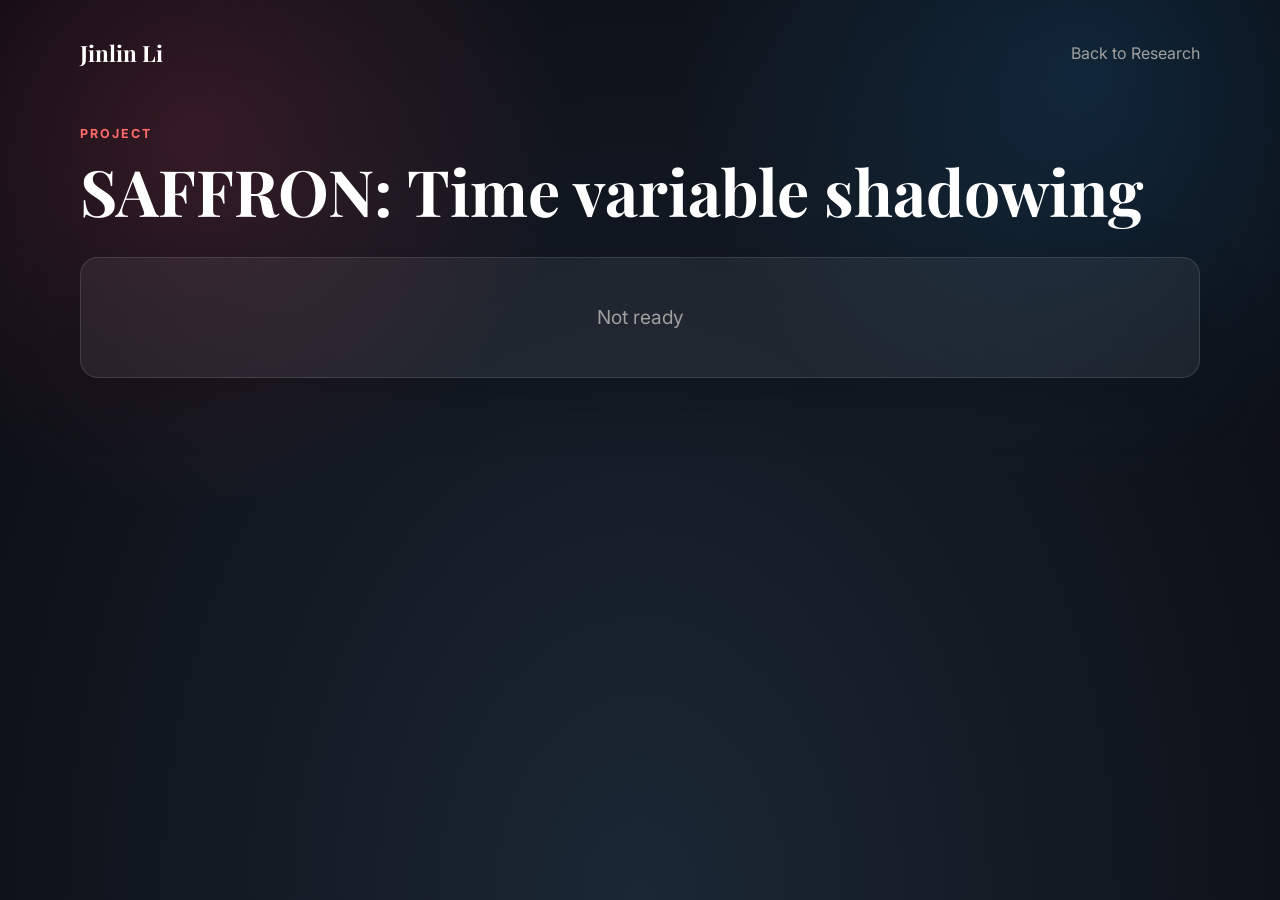
<file: variants/detail-saffron.html>
<!DOCTYPE html>
<html lang="en">
<head>
    <meta charset="UTF-8">
    <meta name="viewport" content="width=device-width, initial-scale=1.0">
    <title>SAFFRON | Jinlin Li</title>
    <link rel="stylesheet" href="research-variants.css">
    <link href="https://fonts.googleapis.com/css2?family=Playfair+Display:wght@400;600;700&family=Inter:wght@300;400;500;600;700&display=swap" rel="stylesheet">
</head>
<body>
    <main class="detail-page">
        <header class="variant-topbar">
            <a class="brand" href="../index.html">Jinlin Li</a>
            <a class="back-link" href="../index.html#research">Back to Research</a>
        </header>

        <p class="variant-kicker">Project</p>
        <h1>SAFFRON: Time variable shadowing</h1>

        <section class="not-ready-card">
            <p>Not ready</p>
        </section>
    </main>
</body>
</html>
</file>
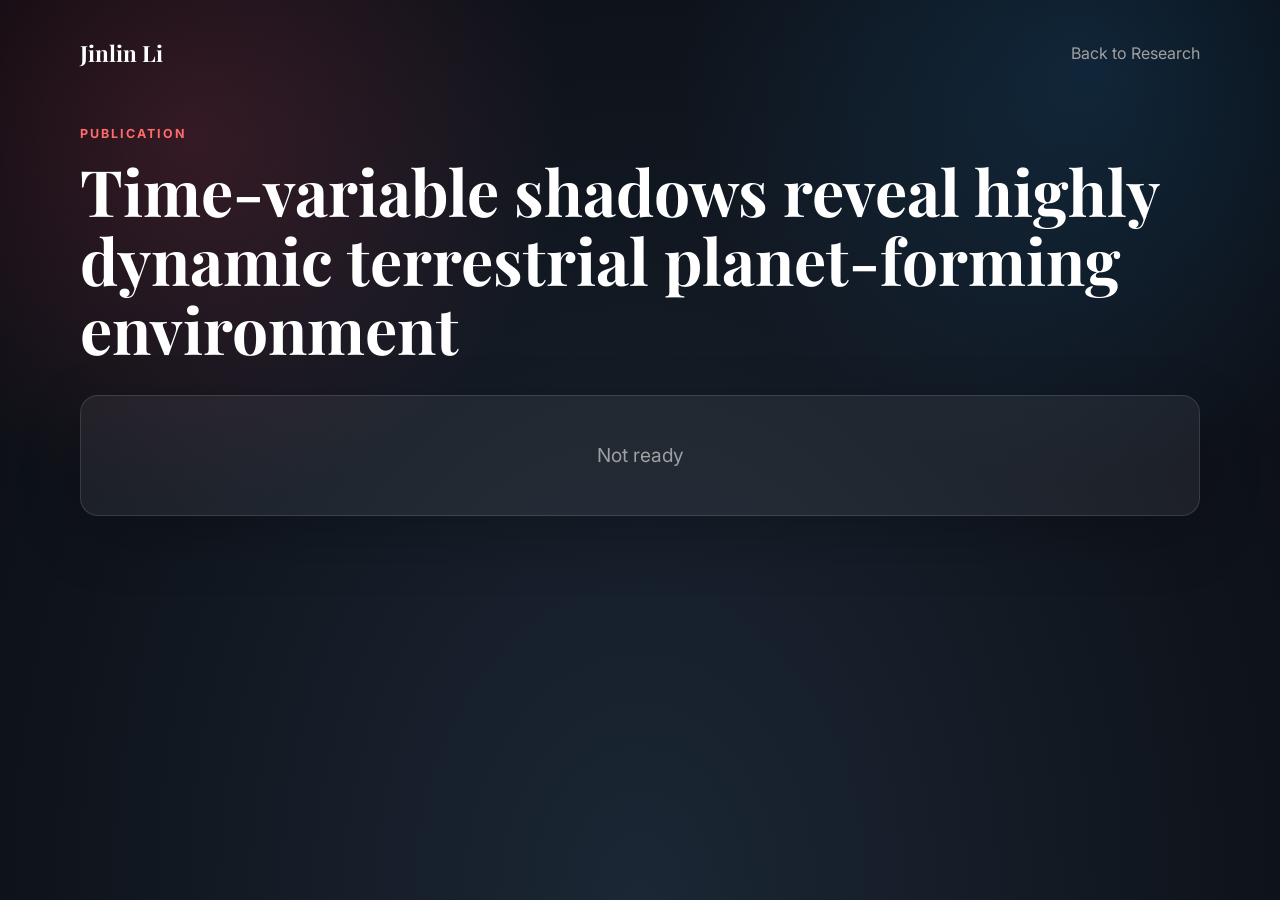
<file: variants/detail-time-variable-shadows.html>
<!DOCTYPE html>
<html lang="en">
<head>
    <meta charset="UTF-8">
    <meta name="viewport" content="width=device-width, initial-scale=1.0">
    <title>Time-variable Shadows | Jinlin Li</title>
    <link rel="stylesheet" href="research-variants.css">
    <link href="https://fonts.googleapis.com/css2?family=Playfair+Display:wght@400;600;700&family=Inter:wght@300;400;500;600;700&display=swap" rel="stylesheet">
</head>
<body>
    <main class="detail-page">
        <header class="variant-topbar">
            <a class="brand" href="../index.html">Jinlin Li</a>
            <a class="back-link" href="../index.html#research">Back to Research</a>
        </header>

        <p class="variant-kicker">Publication</p>
        <h1>Time-variable shadows reveal highly dynamic terrestrial planet-forming environment</h1>

        <section class="not-ready-card">
            <p>Not ready</p>
        </section>
    </main>
</body>
</html>
</file>
<file: variants/research-variants.css>
:root {
    --accent-color: #e94560;
    --accent-light: #ff6b6b;
    --text-primary: #ffffff;
    --text-secondary: #a0a0a0;
    --bg-card: rgba(255, 255, 255, 0.06);
    --border-soft: rgba(255, 255, 255, 0.12);
    --gradient-2: linear-gradient(135deg, #e94560 0%, #ff6b6b 100%);
    --transition: all 0.3s ease;
}

* {
    box-sizing: border-box;
    margin: 0;
    padding: 0;
}

body {
    min-height: 100vh;
    font-family: 'Inter', sans-serif;
    color: var(--text-primary);
    background:
        radial-gradient(circle at 15% 15%, rgba(233, 69, 96, 0.18), transparent 28%),
        radial-gradient(circle at 85% 8%, rgba(31, 119, 180, 0.22), transparent 30%),
        radial-gradient(ellipse at bottom, #1b2735 0%, #090a0f 100%);
    line-height: 1.6;
}

a {
    color: inherit;
    text-decoration: none;
}

.variant-shell,
.detail-page {
    width: min(1120px, calc(100% - 40px));
    margin: 0 auto;
    padding: 36px 0 64px;
}

.variant-topbar {
    display: flex;
    justify-content: space-between;
    align-items: center;
    gap: 20px;
    margin-bottom: 52px;
}

.brand {
    font-family: 'Playfair Display', serif;
    font-size: 1.4rem;
    font-weight: 700;
}

.back-link {
    color: var(--text-secondary);
    transition: var(--transition);
}

.back-link:hover {
    color: var(--accent-light);
}

.variant-hero {
    max-width: 780px;
    margin-bottom: 38px;
}

.variant-kicker {
    margin-bottom: 12px;
    color: var(--accent-light);
    font-size: 0.78rem;
    font-weight: 700;
    letter-spacing: 0.16em;
    text-transform: uppercase;
}

.variant-hero h1,
.detail-page h1 {
    font-family: 'Playfair Display', serif;
    font-size: clamp(2.1rem, 5vw, 4rem);
    line-height: 1.08;
    margin-bottom: 16px;
}

.variant-hero p {
    color: var(--text-secondary);
    font-size: 1.05rem;
    max-width: 720px;
}

.page-links {
    display: grid;
    grid-template-columns: repeat(2, minmax(0, 1fr));
    gap: 24px;
}

.research-card {
    display: grid;
    grid-template-columns: 72px minmax(0, 1fr);
    gap: 24px;
    padding: 28px;
    background: var(--bg-card);
    border: 1px solid var(--border-soft);
    border-radius: 16px;
    box-shadow: 0 20px 60px rgba(0, 0, 0, 0.22);
}

.item-year,
.item-icon {
    width: 64px;
    height: 64px;
    display: inline-flex;
    align-items: center;
    justify-content: center;
    border-radius: 50%;
    background: var(--gradient-2);
    color: #fff;
    font-family: 'Playfair Display', serif;
    font-size: 1.1rem;
    font-weight: 700;
}

.item-icon {
    font-family: 'Inter', sans-serif;
    font-size: 1.4rem;
}

.item-meta {
    color: var(--accent-light);
    font-size: 0.8rem;
    font-weight: 700;
    letter-spacing: 0.12em;
    text-transform: uppercase;
    margin-bottom: 8px;
}

.research-card h2 {
    font-family: 'Playfair Display', serif;
    font-size: 1.45rem;
    margin-bottom: 10px;
}

.research-card p {
    color: var(--text-secondary);
    margin-bottom: 20px;
}

.cta-row {
    display: flex;
    flex-wrap: wrap;
    gap: 12px;
}

.explore-btn {
    display: inline-flex;
    align-items: center;
    justify-content: center;
    gap: 8px;
    min-height: 44px;
    padding: 12px 22px;
    border-radius: 999px;
    background: var(--gradient-2);
    color: #fff;
    box-shadow: 0 8px 26px rgba(233, 69, 96, 0.32);
    transition: var(--transition);
}

.explore-btn:hover {
    transform: translateY(-2px);
}

.not-ready-card {
    margin-top: 32px;
    padding: 44px 30px;
    background: var(--bg-card);
    border: 1px solid var(--border-soft);
    border-radius: 18px;
    text-align: center;
    box-shadow: 0 20px 60px rgba(0, 0, 0, 0.22);
}

.not-ready-card p {
    color: var(--text-secondary);
    font-size: 1.2rem;
}

@media (max-width: 760px) {
    .page-links,
    .research-card {
        grid-template-columns: 1fr;
    }
}

@media (max-width: 560px) {
    .variant-shell,
    .detail-page {
        width: min(100% - 28px, 1120px);
        padding-top: 24px;
    }

    .variant-topbar {
        align-items: flex-start;
        flex-direction: column;
        margin-bottom: 36px;
    }

    .research-card,
    .not-ready-card {
        padding: 20px;
    }
}
</file>
